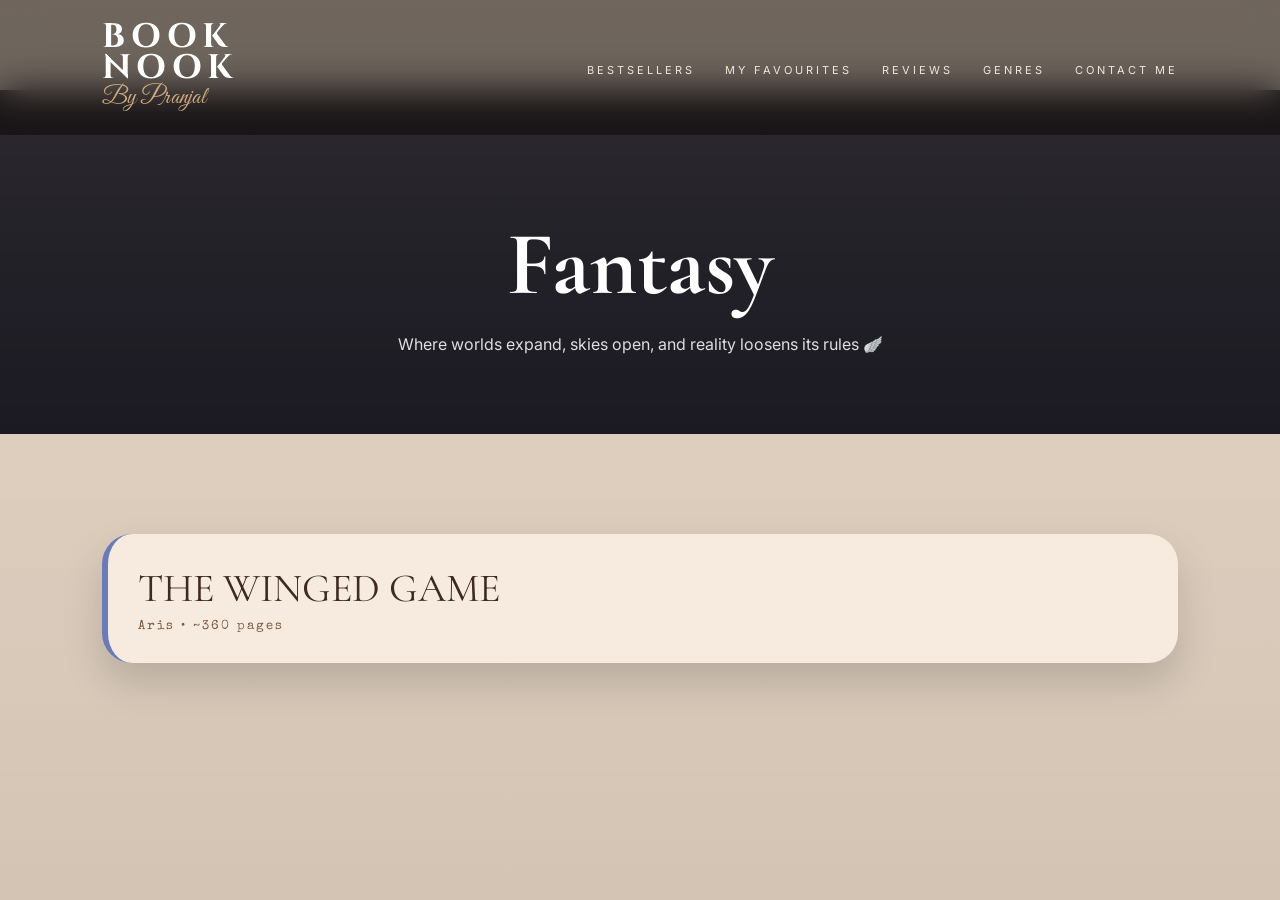
<file: fantasy.html>
<!DOCTYPE html>
<html lang="en">

<head>
<meta charset="UTF-8">
<meta name="viewport" content="width=device-width, initial-scale=1.0">

<title>Book Nook | Fantasy</title>

<link href="https://fonts.googleapis.com/css2?family=Cormorant+Garamond:wght@300;400;500;600;700&family=Cinzel:wght@400;500;600&family=Inter:wght@300;400;500&family=Great+Vibes&family=Special+Elite&display=swap" rel="stylesheet">

<style>

:root{
--bg:#e8d7c6;
--paper:#f6ebde;
--dark:#140c08;
--brown:#3d2b21;
--gold:#b18a5f;
--sky:#6b7bb8;
}

*{
margin:0;
padding:0;
box-sizing:border-box;
}

body{
font-family:'Inter',sans-serif;
background:var(--bg);
color:var(--dark);
overflow-x:hidden;
padding-top:90px;
}

/* BACKGROUND (lighter, dreamy fantasy tone) */
body::before{
content:"";
position:fixed;
inset:0;
background:
linear-gradient(rgba(255,255,255,0.10),rgba(0,0,0,0.25)),
url("https://images.unsplash.com/photo-1519682577862-22b62b24e493?q=80&w=1800");
background-size:cover;
opacity:.35;
z-index:-1;
}

/* NAVBAR */
nav{
position:fixed;
top:0;
left:0;
width:100%;
padding:22px 8%;
display:flex;
justify-content:space-between;
align-items:center;
background:rgba(12,8,6,.55);
backdrop-filter:blur(18px);
z-index:999;
}

.logo h1{
font-family:'Cinzel';
font-size:34px;
letter-spacing:6px;
color:white;
line-height:.9;
}

.logo p{
font-family:'Great Vibes';
font-size:24px;
color:#d0ab82;
}

nav ul{
display:flex;
gap:30px;
list-style:none;
}

nav a{
text-decoration:none;
font-size:11px;
letter-spacing:3px;
text-transform:uppercase;
color:#f1e5d7;
}

/* HERO */
.hero{
padding:120px 8% 80px;
text-align:center;
background:
linear-gradient(rgba(10,10,20,.85),rgba(10,10,20,.92)),
url("https://images.unsplash.com/photo-1529156069898-49953e39b3ac?q=80&w=2000");
background-size:cover;
background-position:center;
color:white;
}

.hero h1{
font-family:'Cormorant Garamond';
font-size:90px;
}

.hero p{
margin-top:15px;
opacity:.85;
}

/* SECTION */
section{
padding:100px 8%;
}

/* LETTER CARD */
.letter-card{
background:var(--paper);
border-radius:30px;
box-shadow:0 20px 40px rgba(0,0,0,.15);
overflow:hidden;
margin-bottom:40px;
cursor:pointer;
transition:.3s;
border-left:6px solid var(--sky);
}

.letter-card:hover{
transform:translateY(-6px);
}

.letter-header{
padding:30px;
}

.letter-title{
font-family:'Cormorant Garamond';
font-size:40px;
color:var(--brown);
}

.letter-sub{
font-family:'Special Elite';
font-size:13px;
color:#7a5a44;
margin-top:8px;
letter-spacing:2px;
}

.rating{
color:#d4a017;
font-size:20px;
margin-top:10px;
}

.letter-body{
max-height:0;
overflow:hidden;
transition:max-height .7s ease, padding .7s ease;
padding:0 30px;
}

.letter-card.active .letter-body{
max-height:2200px;
padding:20px 30px 40px;
}

.section{
margin-bottom:20px;
line-height:2;
font-size:15px;
}

.divider{
text-align:center;
margin:25px 0;
letter-spacing:3px;
opacity:.5;
}

/* RESPONSIVE */
@media(max-width:768px){
.hero h1{font-size:55px;}
.letter-title{font-size:30px;}
}

</style>
</head>

<body>

<!-- NAVBAR -->
<nav>

<div class="logo">
<h1>BOOK<br>NOOK</h1>
<p>By Pranjal</p>
</div>

<ul>
<li><a href="bestsellers.html">Bestsellers</a></li>
<li><a href="index.html#favorites">My Favourites</a></li>
<li><a href="index.html#reviews">Reviews</a></li>
<li><a href="genre.html">Genres</a></li>
<li><a href="index.html#contact">Contact Me</a></li>
</ul>

</nav>

<!-- HERO -->
<div class="hero">
<h1>Fantasy</h1>
<p>Where worlds expand, skies open, and reality loosens its rules 🪽</p>
</div>

<!-- CONTENT -->
<section>

<!-- BOOK -->
<div class="letter-card">

<div class="letter-header">
<div class="letter-title">THE WINGED GAME</div>
<div class="letter-sub">Aris • ~360 pages</div>
</file>
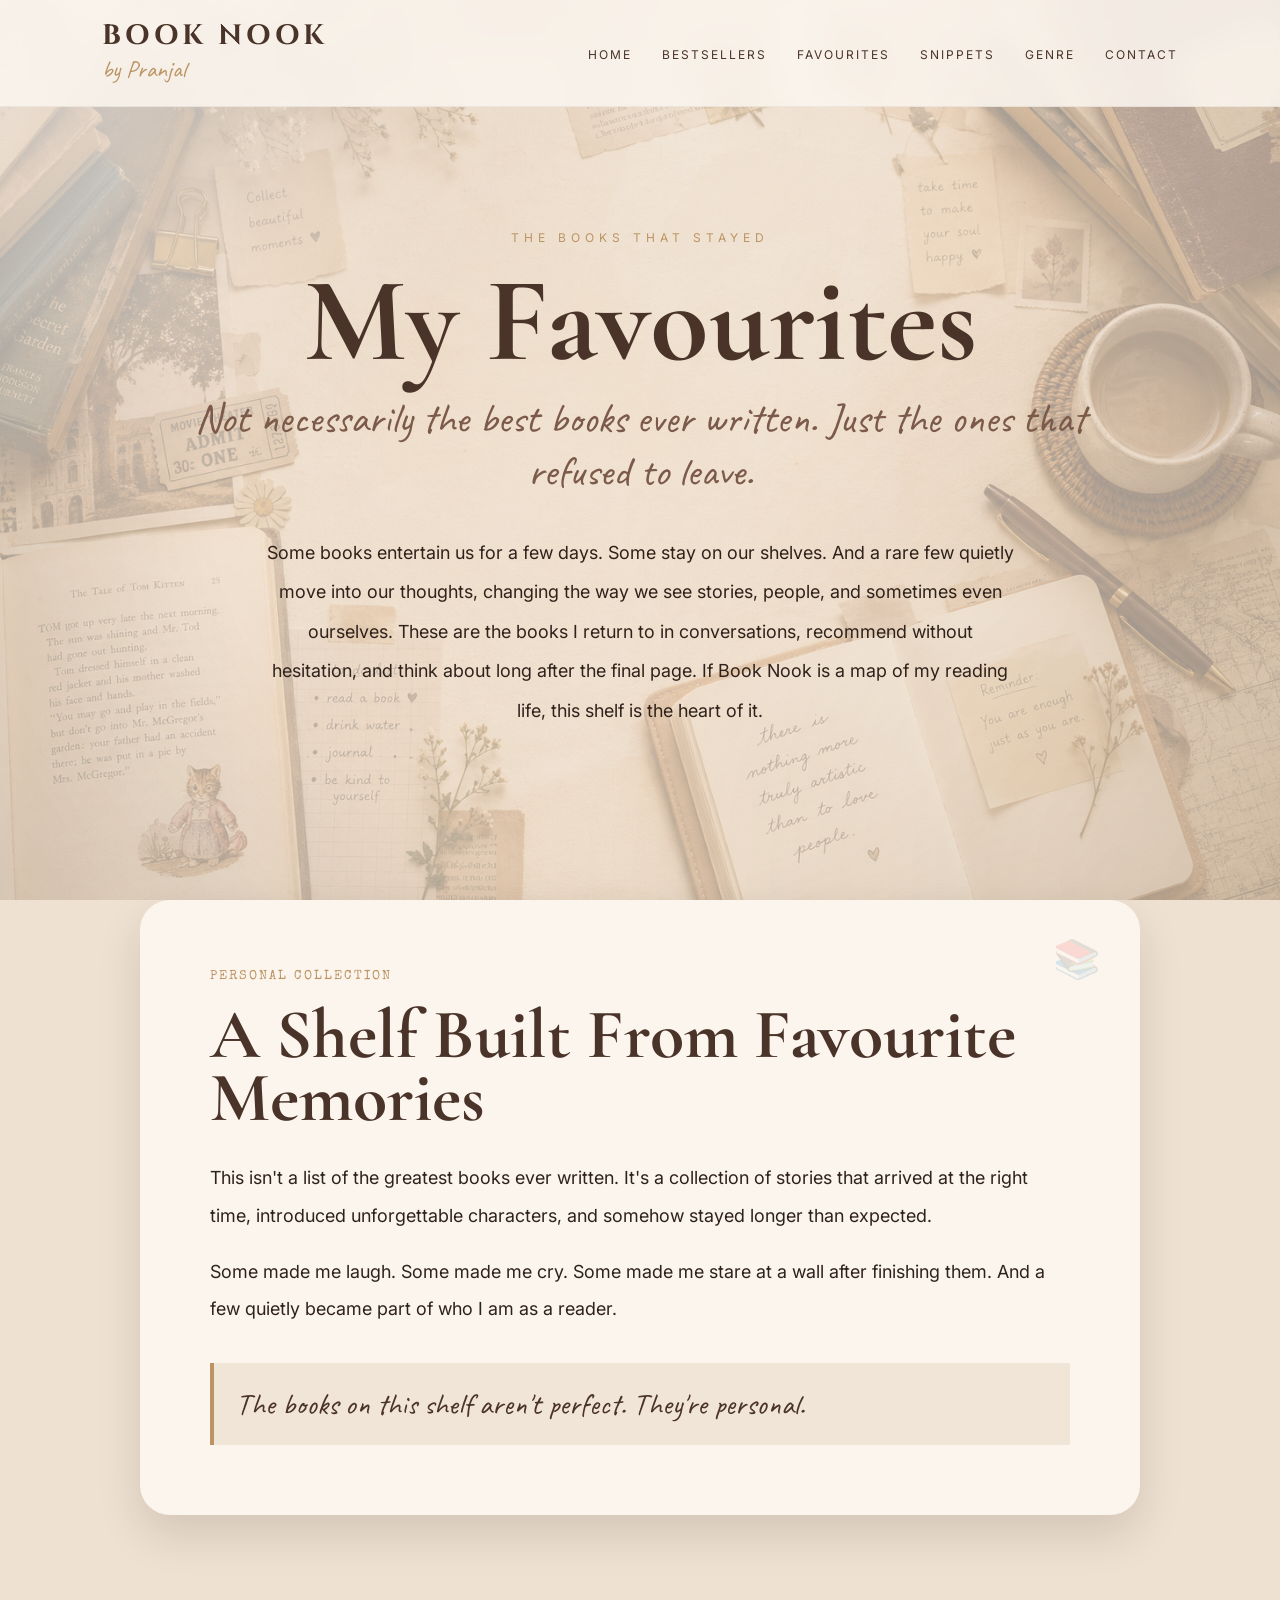
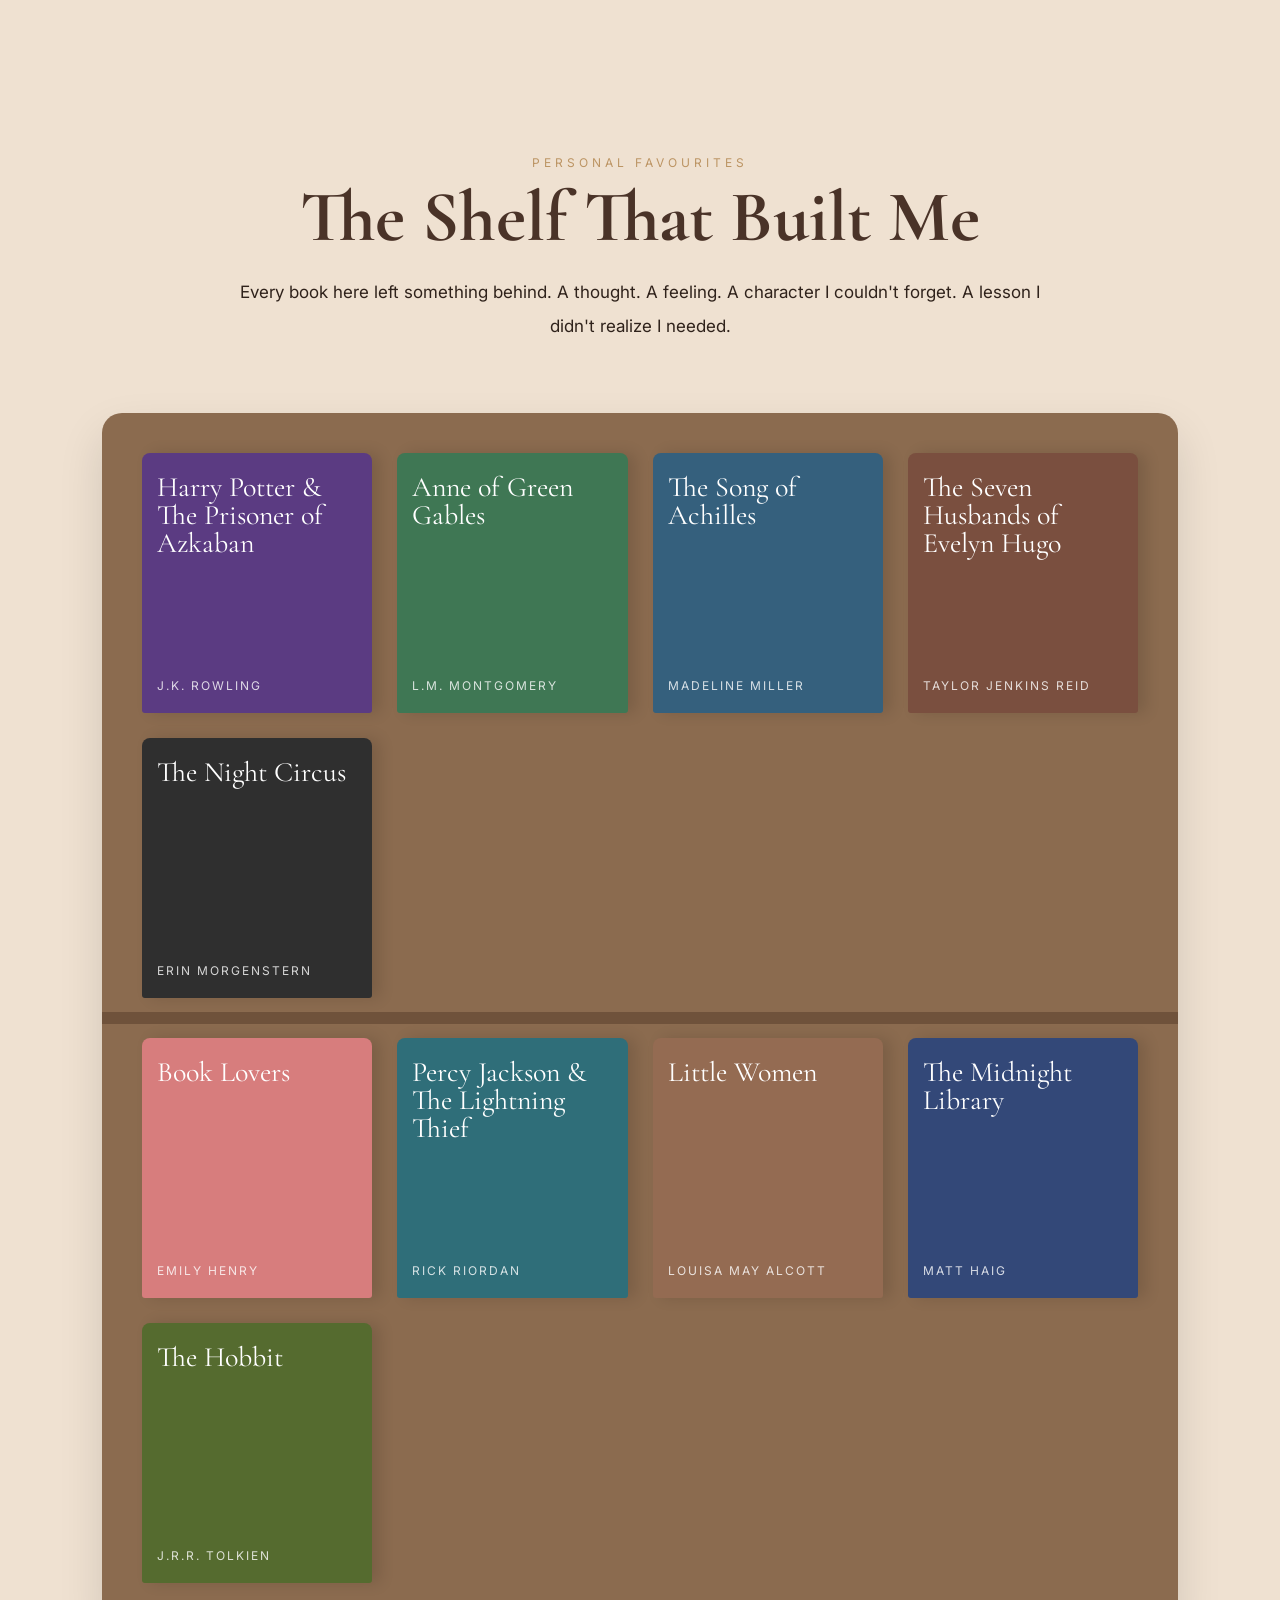
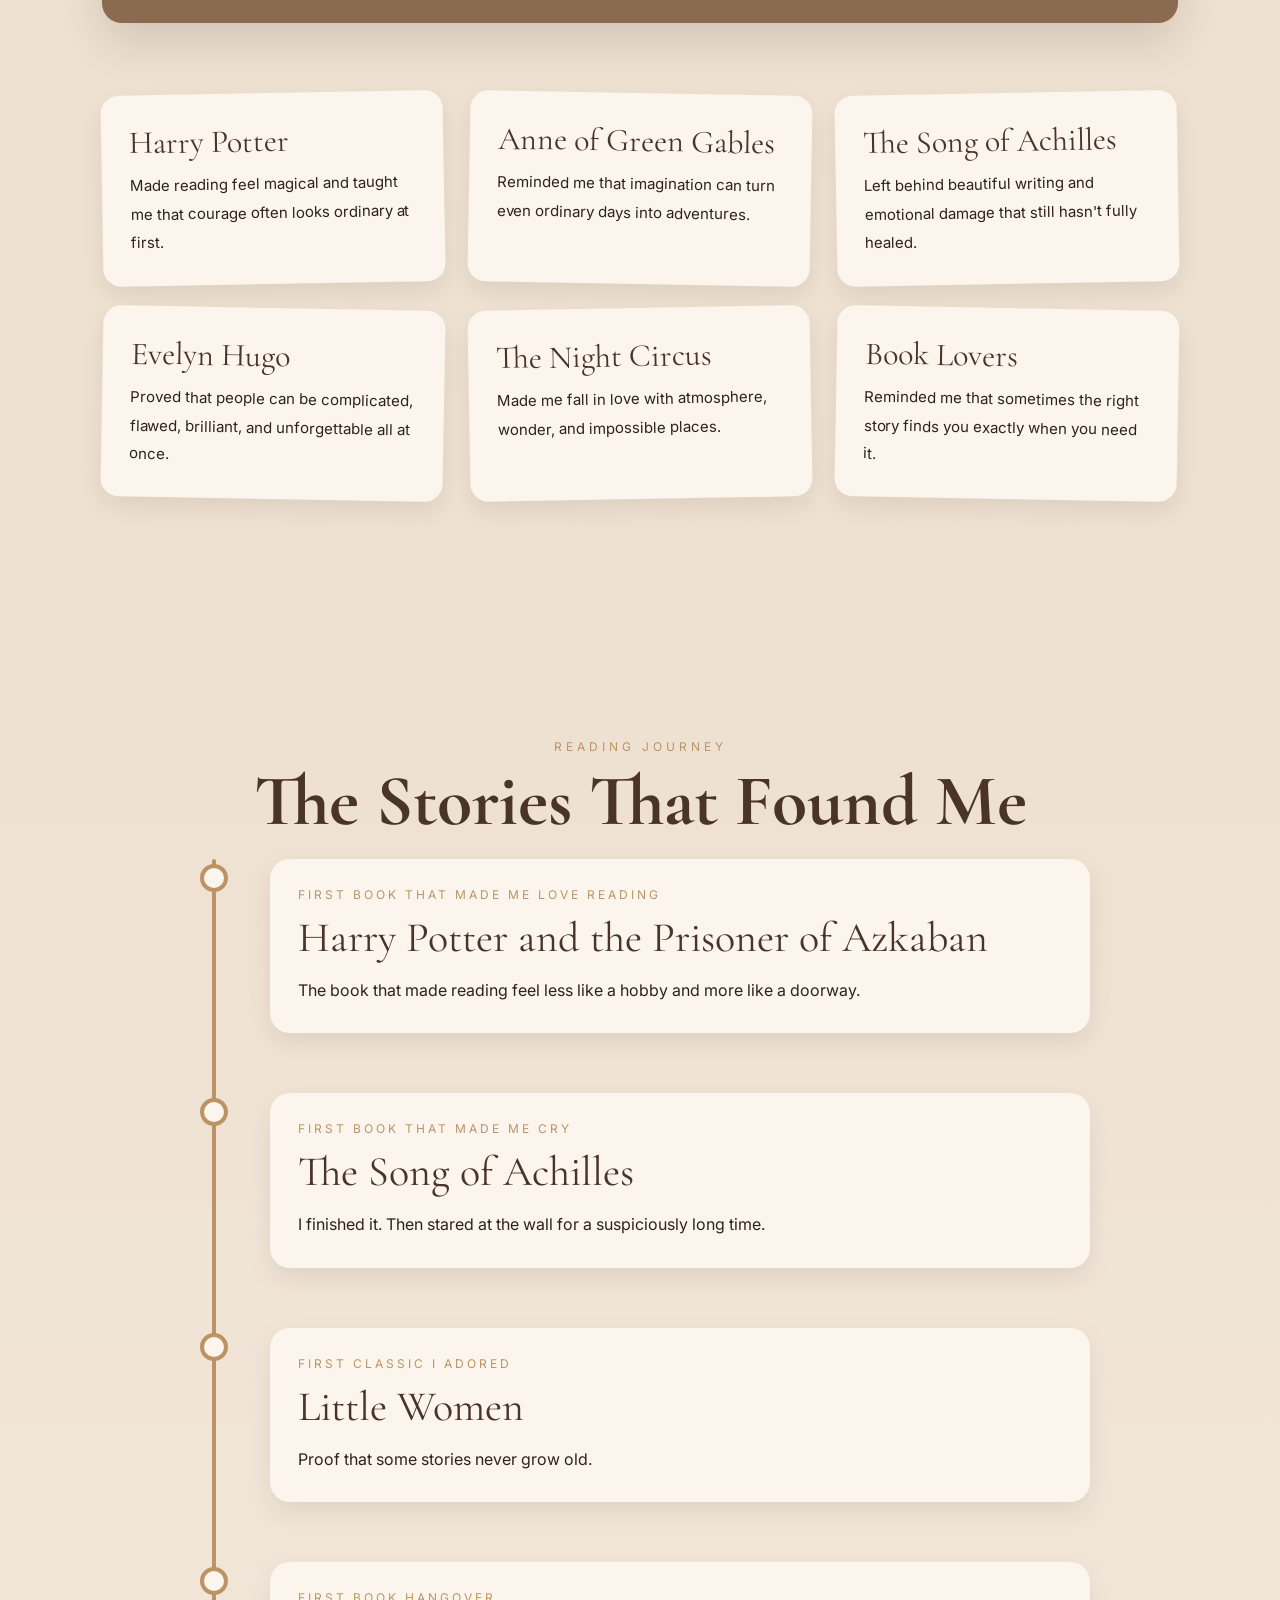
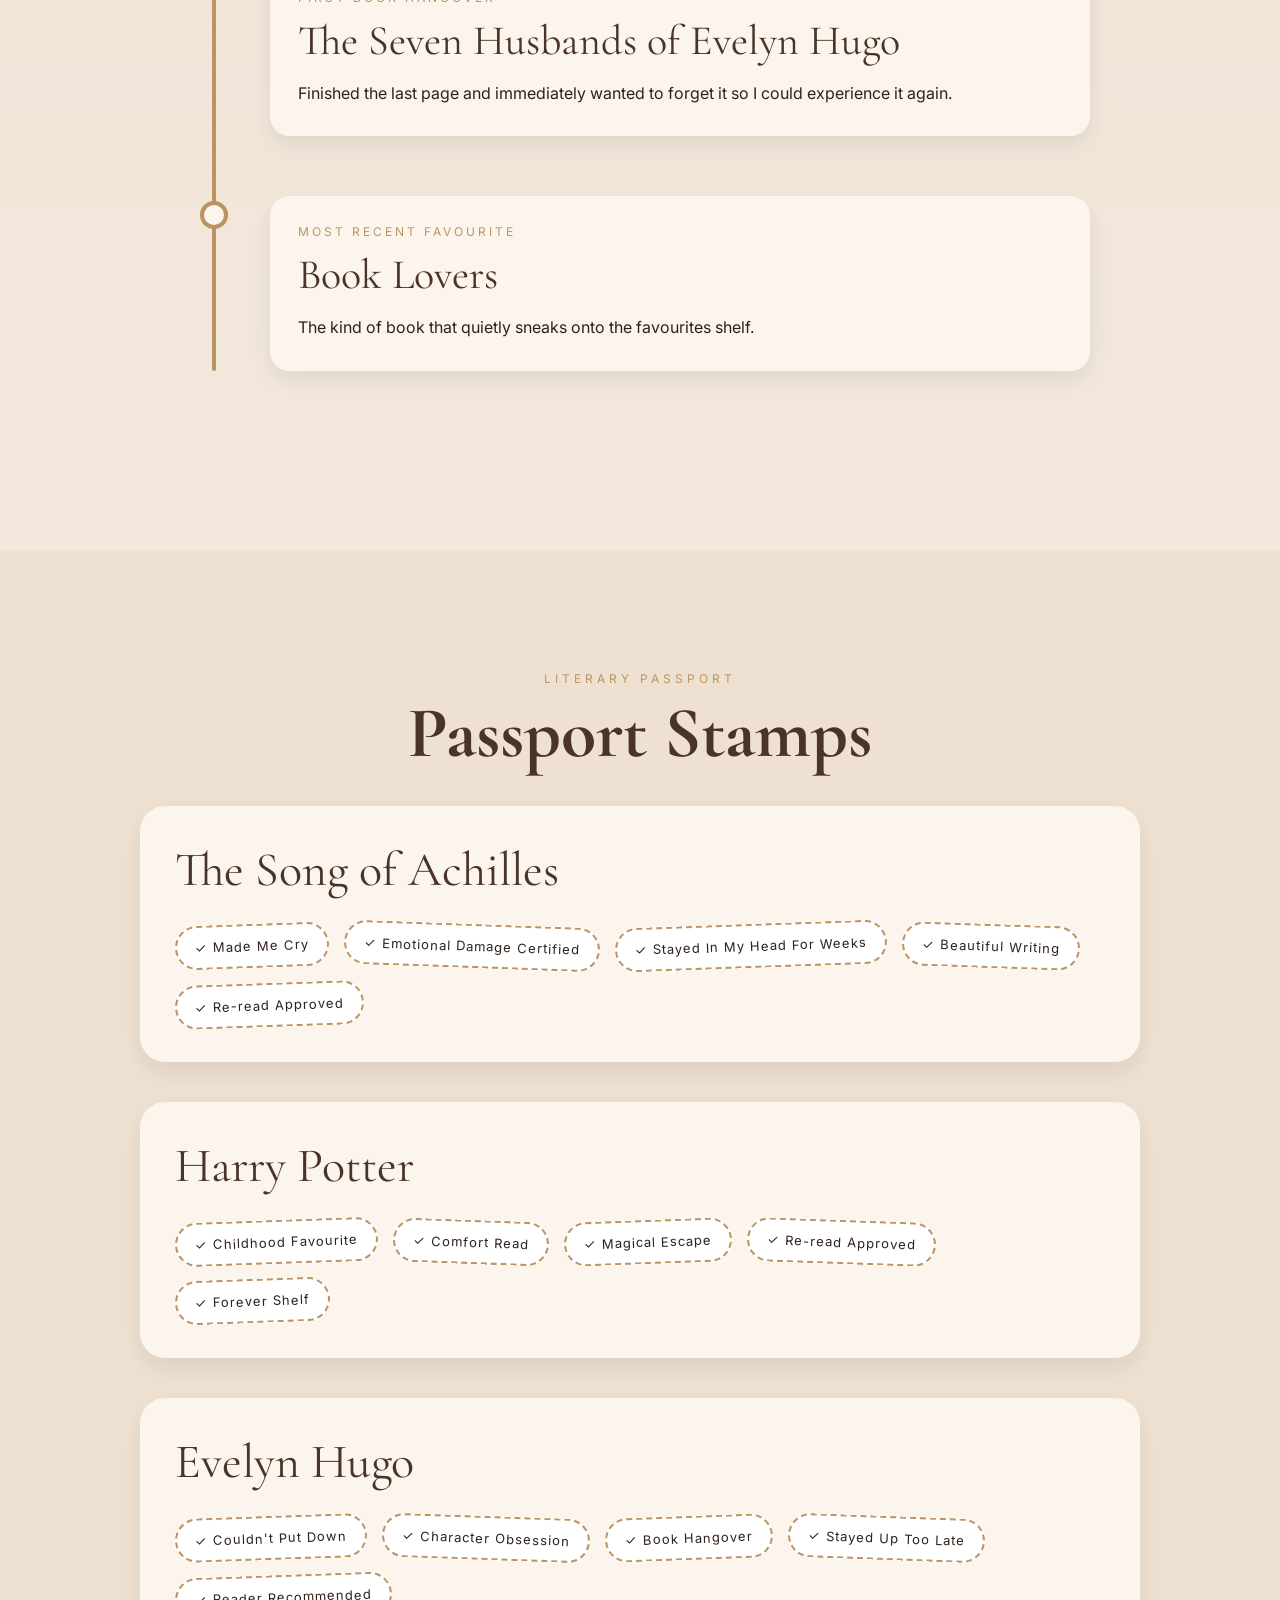
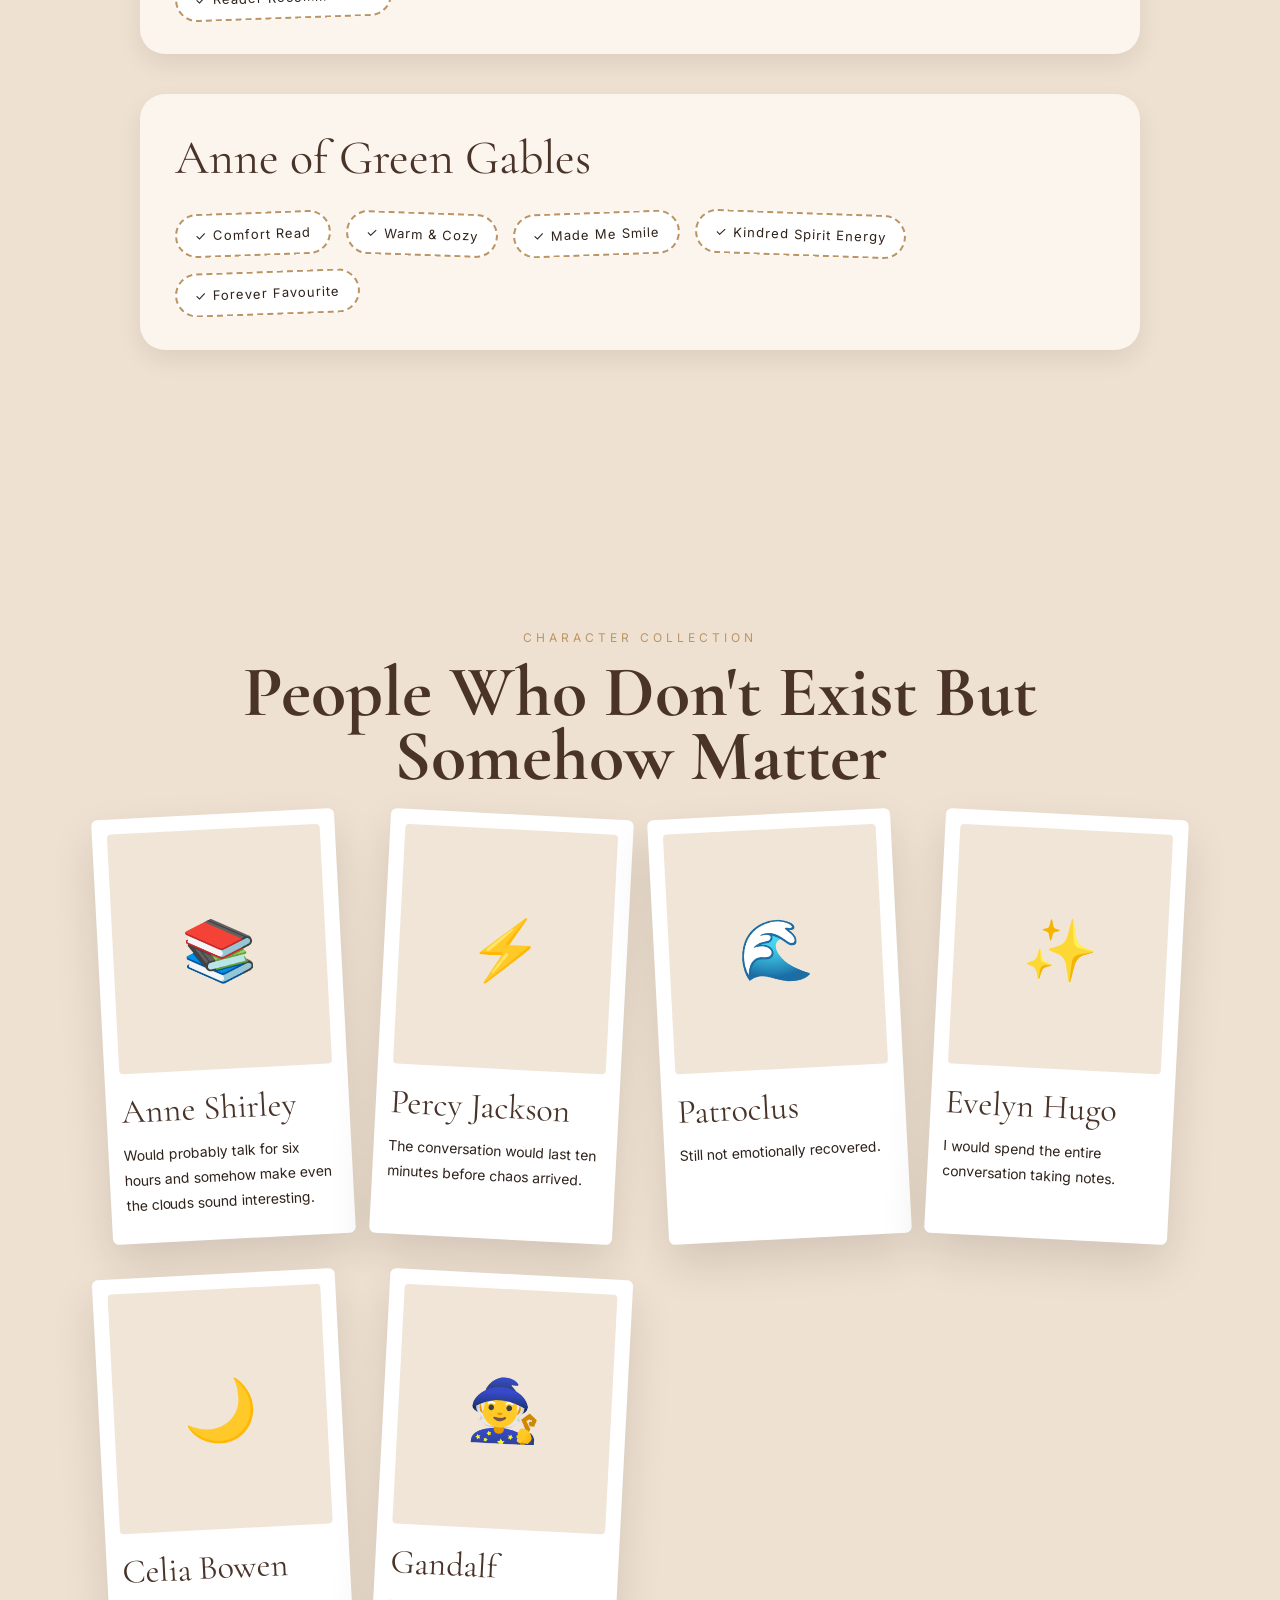
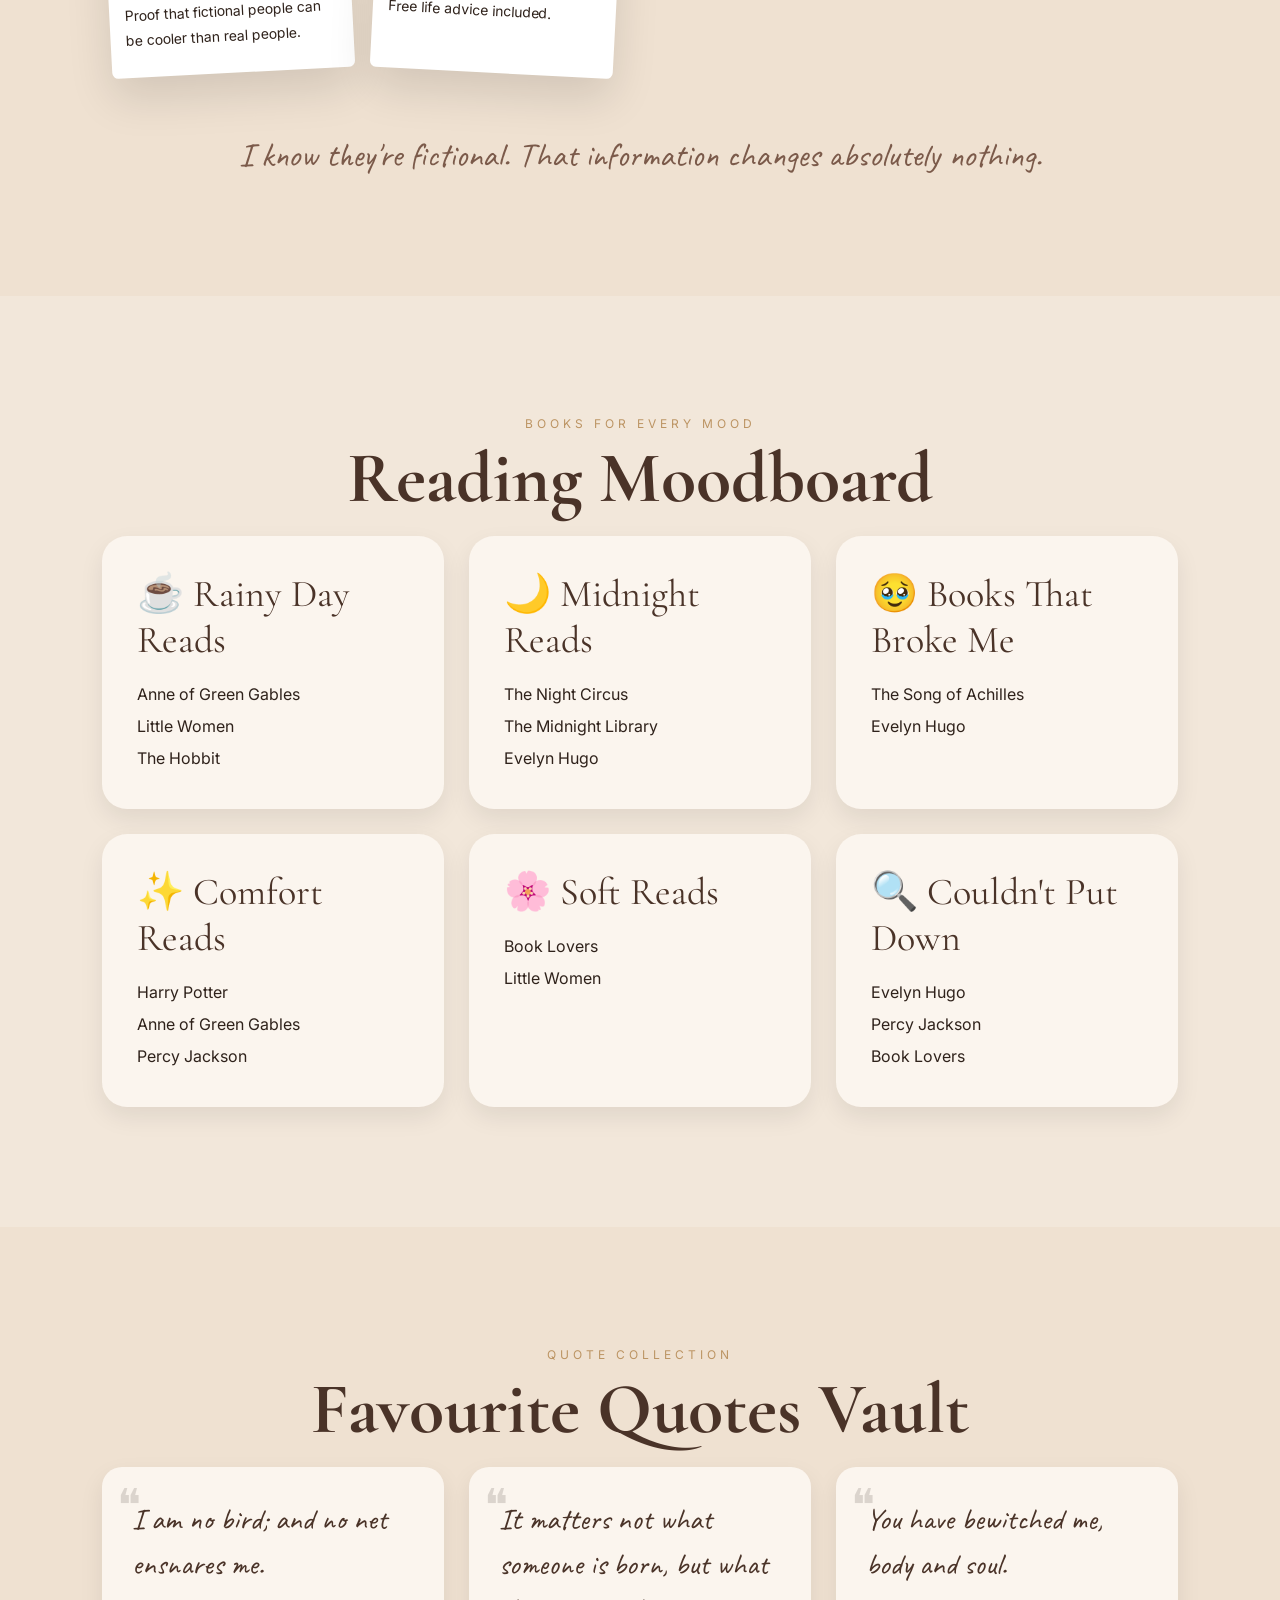
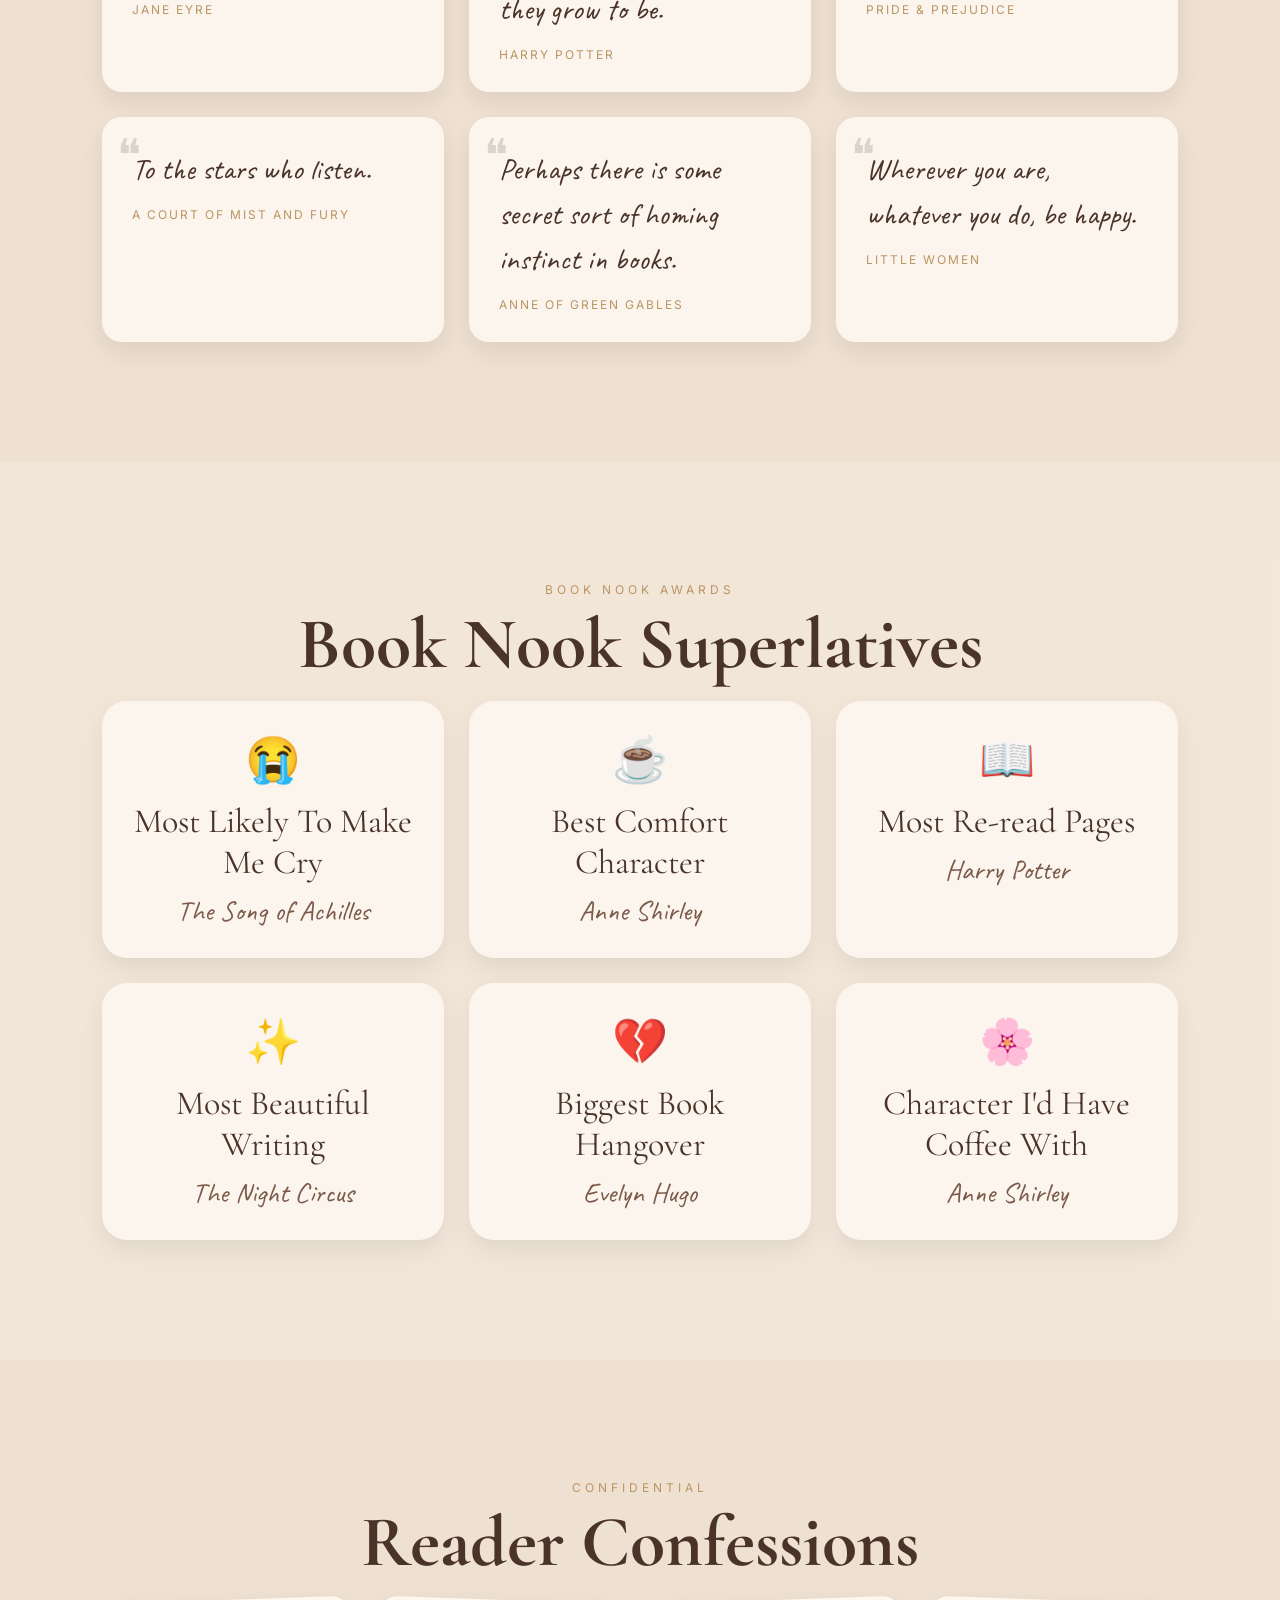
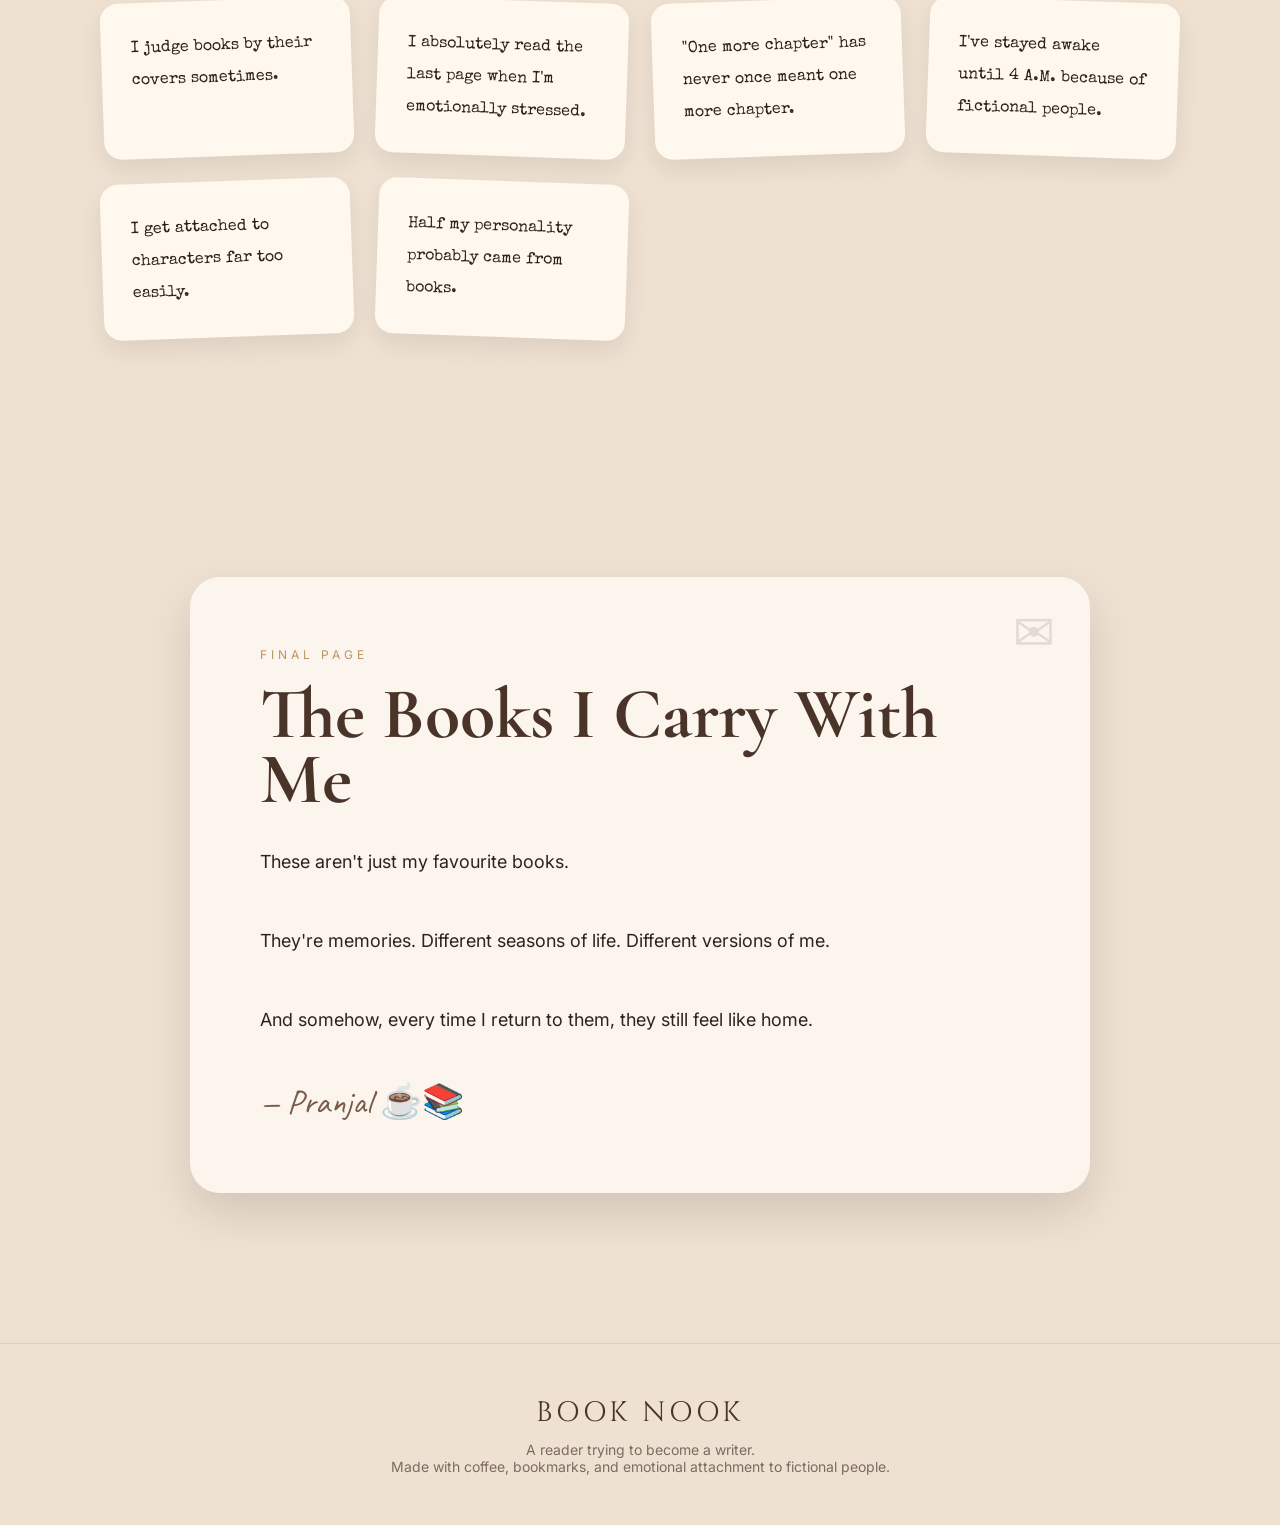
<file: favourites.html>
<!-- ==========================================
CHUNK 1
HTML + FONTS + ROOT
NAVBAR
HERO
INTRO
========================================== --><!DOCTYPE html><html lang="en"><head><meta charset="UTF-8"><meta name="viewport"
content="width=device-width, initial-scale=1.0">

<title>
Book Nook | My Favourites
</title><link rel="preconnect"
href="https://fonts.googleapis.com"><link rel="preconnect"
href="https://fonts.gstatic.com"
crossorigin><link href="https://fonts.googleapis.com/css2?family=Cormorant+Garamond:wght@300;400;500;600;700&family=Cinzel:wght@400;500;600&family=Inter:wght@300;400;500&family=Special+Elite&family=Caveat:wght@400;500;600&display=swap"
rel="stylesheet"><style>

/* ==========================================
ROOT
========================================== */

:root{

--bg:#efe1d1;
--paper:#fbf5ee;
--paper-dark:#f1e5d8;

--brown:#4a3328;
--gold:#bc9463;
--accent:#7b5a4a;

--ink:#2f221b;

--shadow:
0 10px 25px rgba(0,0,0,.08);

--shadow-lg:
0 20px 45px rgba(0,0,0,.12);

}

/* ==========================================
GLOBAL
========================================== */

*{

margin:0;
padding:0;
box-sizing:border-box;

}

html{

scroll-behavior:smooth;

}

body{

font-family:'Inter',sans-serif;

background:var(--bg);

color:var(--ink);

overflow-x:hidden;

}

/* PAPER TEXTURE */

body::before{

content:"";

position:fixed;

inset:0;

background:

radial-gradient(
circle at 20% 20%,
rgba(255,255,255,.45),
transparent 40%
),

radial-gradient(
circle at 80% 30%,
rgba(255,255,255,.25),
transparent 35%
);

pointer-events:none;

z-index:-1;

}

      /* ==========================================
BACKGROUND
========================================== */

/* MAIN BACKGROUND LAYER */
body::before{
  content:"";
  position:fixed;
  inset:0;

  /* IMAGE + LIGHT TINT OVERLAY */
  background:
    linear-gradient(
      rgba(248,239,229,.65),
      rgba(248,239,229,.65)
    ),
    url("file_00000000c8c07208afed26979c3833e6.png");

  background-size:cover;
  background-position:center;
  background-repeat:no-repeat;

  pointer-events:none;
  z-index:-3;
}

/* SOFT LIGHT + DEPTH LAYER (your gradient effect) */
body::after{
  content:"";
  position:fixed;
  inset:0;

  background:
    radial-gradient(circle at top left,
      rgba(255,255,255,.55),
      transparent 35%),

    radial-gradient(circle at bottom right,
      rgba(184,144,99,.12),
      transparent 45%),

    /* extra soft vignette */
    radial-gradient(circle,
      transparent 55%,
      rgba(0,0,0,.08));

  pointer-events:none;
  z-index:-2;
}


/* ==========================================
MOBILE VERSION
========================================== */

@media (max-width:768px){

body::before{
  background:
    linear-gradient(
      rgba(248,239,229,.65),
      rgba(248,239,229,.65)
    ),
    url("file_00000000548c720891f8c7d44a7a70cc.png");

  background-size:cover;
  background-position:center;
  background-repeat:no-repeat;
}

}
      

/* ==========================================
NAVBAR
========================================== */

nav{

position:fixed;

top:0;
left:0;

width:100%;

padding:22px 8%;

display:flex;

justify-content:space-between;

align-items:center;

background:
rgba(251,245,238,.88);

backdrop-filter:blur(12px);

border-bottom:
1px solid rgba(0,0,0,.05);

z-index:9999;

}

.logo h1{

font-family:'Cinzel';

font-size:28px;

letter-spacing:4px;

color:var(--brown);

line-height:1;

}

.logo p{

font-family:'Caveat';

font-size:24px;

color:var(--gold);

margin-top:4px;

}

nav ul{

display:flex;

gap:30px;

list-style:none;

}

nav a{

text-decoration:none;

font-size:12px;

letter-spacing:2px;

text-transform:uppercase;

color:var(--brown);

transition:.3s;

}

nav a:hover{

color:var(--gold);

}

  /* ==========================================
MOBILE NAVBAR SCROLL
========================================== */

@media (max-width:768px){

nav ul{
display:flex;
flex-wrap:nowrap;
overflow-x:auto;
overflow-y:hidden;
white-space:nowrap;
gap:20px;

-webkit-overflow-scrolling:touch;
scrollbar-width:none;
}

nav ul::-webkit-scrollbar{
display:none;
}

nav li{
flex:0 0 auto;
}

}
      
      
/* ==========================================
HERO
========================================== */

.hero{

min-height:100vh;

padding:
180px 8%
120px;

display:flex;

align-items:center;

justify-content:center;

text-align:center;

position:relative;

}

.hero-content{

max-width:900px;

}

.hero-tag{

font-size:12px;

letter-spacing:5px;

text-transform:uppercase;

color:var(--gold);

margin-bottom:25px;

}

.hero h1{

font-family:'Cormorant Garamond';

font-size:120px;

line-height:.85;

color:var(--brown);

margin-bottom:20px;

}

.hero-sub{

font-family:'Caveat';

font-size:42px;

color:var(--accent);

margin-bottom:35px;

}

.hero-intro{

max-width:750px;

margin:auto;

font-size:18px;

line-height:2.2;

}

/* ==========================================
INTRO SECTION
========================================== */

.intro-wrap{

padding:0 8% 120px;

}

.intro-card{

max-width:1000px;

margin:auto;

background:var(--paper);

padding:70px;

border-radius:30px;

box-shadow:var(--shadow-lg);

position:relative;

overflow:hidden;

}

.intro-card::before{

content:"📚";

position:absolute;

right:40px;
top:35px;

font-size:38px;

opacity:.15;

}

.intro-label{

font-family:'Special Elite';

font-size:13px;

letter-spacing:2px;

color:var(--gold);

margin-bottom:20px;

}

.intro-title{

font-family:'Cormorant Garamond';

font-size:70px;

line-height:.9;

color:var(--brown);

margin-bottom:30px;

}

.intro-card p{

font-size:18px;

line-height:2.1;

margin-bottom:18px;

}

.highlight-line{

margin-top:35px;

padding:22px;

background:var(--paper-dark);

border-left:
4px solid var(--gold);

font-family:'Caveat';

font-size:30px;

color:var(--brown);

}

/* ==========================================
SECTION TITLES
========================================== */

.section-tag{

text-align:center;

font-size:12px;

letter-spacing:4px;

text-transform:uppercase;

color:var(--gold);

margin-bottom:15px;

}

.section-title{

font-family:'Cormorant Garamond';

font-size:72px;

line-height:.9;

text-align:center;

color:var(--brown);

margin-bottom:25px;

}

      /* ==========================================
MOBILE RESPONSIVE
========================================== */

@media (max-width:768px){

body{
zoom:0.85;
}

h1{
font-size:70% !important;
}

h2{
font-size:75% !important;
}

h3{
font-size:80% !important;
}

p{
font-size:85% !important;
}

img{
max-width:100%;
height:auto;
}

}
  


</style>

</head>
      
      <body>
      
      <!-- ==========================================
NAVBAR
========================================== --><nav><div class="logo"><h1>
BOOK NOOK
</h1><p>
by Pranjal
</p></div><ul><li>
<a href="index.html">
Home
</a>
</li><li>
<a href="bestsellers.html">
Bestsellers
</a>
</li><li>
<a href="favourites.html">
Favourites
</a>
</li><li>
<a href="snippets.html">
Snippets 
</a>
</li><li>
<a href="genre.html">
Genre
</a>
</li><li>
<a href="mailto: pranjalvats.work@gmail.com">
Contact
</a>

</li></ul></nav><!-- ==========================================
HERO
========================================== --><section class="hero"><div class="hero-content"><div class="hero-tag">THE BOOKS THAT STAYED

</div><h1>My Favourites

</h1><div class="hero-sub">Not necessarily the best books ever written.
Just the ones that refused to leave.

</div><div class="hero-intro">Some books entertain us for a few days.

Some stay on our shelves.

And a rare few quietly move into our thoughts,
changing the way we see stories,
people,
and sometimes even ourselves.

These are the books I return to in conversations,
recommend without hesitation,
and think about long after the final page.

If Book Nook is a map of my reading life,
this shelf is the heart of it.

</div></div></section><!-- ==========================================
INTRO SECTION
========================================== --><section class="intro-wrap"><div class="intro-card"><div class="intro-label">PERSONAL COLLECTION

</div><h2 class="intro-title">A Shelf Built From
Favourite Memories

</h2><p>This isn't a list of the greatest books ever written.

It's a collection of stories that arrived at the right time,
introduced unforgettable characters,
and somehow stayed longer than expected.

</p><p>Some made me laugh.

Some made me cry.

Some made me stare at a wall after finishing them.

And a few quietly became part of who I am as a reader.

</p><div class="highlight-line">The books on this shelf aren't perfect.

They're personal.

</div></div></section><!-- CHUNK 2 STARTS BELOW -->



  <!-- ==========================================
CHUNK 2
THE SHELF THAT BUILT ME
WOODEN BOOKSHELF
WHAT THEY LEFT BEHIND
========================================== -->

<style>

/* ==========================================
SHELF SECTION
========================================== */

.shelf-section{

padding:120px 8%;

}

.bookshelf{

max-width:1200px;

margin:auto;

background:#8b6b4f;

padding:40px;

border-radius:20px;

box-shadow:var(--shadow-lg);

position:relative;

}

.bookshelf::before{

content:"";

position:absolute;

left:0;
right:0;
top:50%;

height:12px;

background:#6f523b;

transform:translateY(-50%);

}

.book-row{

display:grid;

grid-template-columns:
repeat(auto-fit,minmax(180px,1fr));

gap:25px;

position:relative;

z-index:2;

}

.book{

height:260px;

border-radius:8px 8px 3px 3px;

padding:20px 15px;

display:flex;

flex-direction:column;

justify-content:space-between;

cursor:pointer;

transition:.4s;

box-shadow:
8px 0 15px rgba(0,0,0,.12);

}

.book:hover{

transform:
translateY(-10px)
rotate(-2deg);

}

.book-title{

font-family:'Cormorant Garamond';

font-size:28px;

line-height:1;

color:white;

}

.book-author{

font-size:12px;

letter-spacing:2px;

text-transform:uppercase;

color:rgba(255,255,255,.8);

}

/* INDIVIDUAL BOOK COLORS */

.hp{
background:#5b3b82;
}

.anne{
background:#3f7754;
}

.achilles{
background:#35607d;
}

.evelyn{
background:#7a4f3f;
}

.circus{
background:#2f2f2f;
}

.booklovers{
background:#d77d7d;
}

.percy{
background:#2f6e79;
}

.women{
background:#946b52;
}

.midnight{
background:#334878;
}

.hobbit{
background:#556b2f;
}

/* ==========================================
LEFT BEHIND NOTES
========================================== */

.left-behind{

max-width:1200px;

margin:70px auto 0;

display:grid;

grid-template-columns:
repeat(auto-fit,minmax(260px,1fr));

gap:25px;

}

.memory-note{

background:var(--paper);

padding:28px;

border-radius:18px;

box-shadow:var(--shadow);

transform:rotate(-1deg);

}

.memory-note:nth-child(even){

transform:rotate(1deg);

}

.memory-book{

font-family:'Cormorant Garamond';

font-size:32px;

color:var(--brown);

margin-bottom:10px;

}

.memory-text{

line-height:1.9;

font-size:15px;

}

/* ==========================================
SECTION SPACING
========================================== */

.shelf-intro{

max-width:800px;

margin:0 auto 70px;

text-align:center;

font-size:17px;

line-height:2;

}

</style>

<!-- ==========================================
THE SHELF THAT BUILT ME
========================================== -->

<section class="shelf-section">

<div class="section-tag">

PERSONAL FAVOURITES

</div>

<h2 class="section-title">

The Shelf That Built Me

</h2>

<div class="shelf-intro">

Every book here left something behind.

A thought.

A feeling.

A character I couldn't forget.

A lesson I didn't realize I needed.

</div>

<div class="bookshelf">

<div class="book-row">

<div class="book hp">

<div class="book-title">
Harry Potter &
The Prisoner
of Azkaban
</div>

<div class="book-author">
J.K. Rowling
</div>

</div>

<div class="book anne">

<div class="book-title">
Anne of
Green Gables
</div>

<div class="book-author">
L.M. Montgomery
</div>

</div>

<div class="book achilles">

<div class="book-title">
The Song
of Achilles
</div>

<div class="book-author">
Madeline Miller
</div>

</div>

<div class="book evelyn">

<div class="book-title">
The Seven
Husbands of
Evelyn Hugo
</div>

<div class="book-author">
Taylor Jenkins Reid
</div>

</div>

<div class="book circus">

<div class="book-title">
The Night
Circus
</div>

<div class="book-author">
Erin Morgenstern
</div>

</div>

</div>

<br><br>

<div class="book-row">

<div class="book booklovers">

<div class="book-title">
Book
Lovers
</div>

<div class="book-author">
Emily Henry
</div>

</div>

<div class="book percy">

<div class="book-title">
Percy Jackson
&
The Lightning
Thief
</div>

<div class="book-author">
Rick Riordan
</div>

</div>

<div class="book women">

<div class="book-title">
Little
Women
</div>

<div class="book-author">
Louisa May Alcott
</div>

</div>

<div class="book midnight">

<div class="book-title">
The Midnight
Library
</div>

<div class="book-author">
Matt Haig
</div>

</div>

<div class="book hobbit">

<div class="book-title">
The Hobbit
</div>

<div class="book-author">
J.R.R. Tolkien
</div>

</div>

</div>

</div>

<!-- WHAT THEY LEFT BEHIND -->

<div class="left-behind">

<div class="memory-note">

<div class="memory-book">

Harry Potter

</div>

<div class="memory-text">

Made reading feel magical and taught me that courage often looks ordinary at first.

</div>

</div>

<div class="memory-note">

<div class="memory-book">

Anne of Green Gables

</div>

<div class="memory-text">

Reminded me that imagination can turn even ordinary days into adventures.

</div>

</div>

<div class="memory-note">

<div class="memory-book">

The Song of Achilles

</div>

<div class="memory-text">

Left behind beautiful writing and emotional damage that still hasn't fully healed.

</div>

</div>

<div class="memory-note">

<div class="memory-book">

Evelyn Hugo

</div>

<div class="memory-text">

Proved that people can be complicated, flawed, brilliant, and unforgettable all at once.

</div>

</div>

<div class="memory-note">

<div class="memory-book">

The Night Circus

</div>

<div class="memory-text">

Made me fall in love with atmosphere, wonder, and impossible places.

</div>

</div>

<div class="memory-note">

<div class="memory-book">

Book Lovers

</div>

<div class="memory-text">

Reminded me that sometimes the right story finds you exactly when you need it.

</div>

</div>

</div>

</section>

<!-- CHUNK 3 STARTS BELOW -->
  <!-- ==========================================
CHUNK 3
THE STORIES THAT FOUND ME
LITERARY PASSPORT
========================================== -->

<style>

/* ==========================================
TIMELINE SECTION
========================================== */

.timeline-section{

padding:120px 8%;

background:
linear-gradient(
to bottom,
transparent,
rgba(255,255,255,.25)
);

}

.timeline-wrap{

max-width:900px;

margin:auto;

position:relative;

}

.timeline-wrap::before{

content:"";

position:absolute;

left:22px;

top:0;
bottom:0;

width:4px;

background:var(--gold);

border-radius:10px;

}

.timeline-item{

position:relative;

padding-left:80px;

margin-bottom:60px;

}

.timeline-dot{

position:absolute;

left:10px;

top:5px;

width:28px;

height:28px;

border-radius:50%;

background:var(--paper);

border:4px solid var(--gold);

z-index:2;

}

.timeline-card{

background:var(--paper);

padding:28px;

border-radius:20px;

box-shadow:var(--shadow);

}

.timeline-label{

font-size:12px;

letter-spacing:3px;

text-transform:uppercase;

color:var(--gold);

margin-bottom:10px;

}

.timeline-book{

font-family:'Cormorant Garamond';

font-size:42px;

color:var(--brown);

margin-bottom:12px;

}

.timeline-text{

line-height:1.9;

}

</style>

<!-- ==========================================
THE STORIES THAT FOUND ME
========================================== -->

<section class="timeline-section">

<div class="section-tag">

READING JOURNEY

</div>

<h2 class="section-title">

The Stories That Found Me

</h2>

<div class="timeline-wrap">

<div class="timeline-item">

<div class="timeline-dot"></div>

<div class="timeline-card">

<div class="timeline-label">

First Book That Made Me Love Reading

</div>

<div class="timeline-book">

Harry Potter and the Prisoner of Azkaban

</div>

<div class="timeline-text">

The book that made reading feel less like a hobby and more like a doorway.

</div>

</div>

</div>

<div class="timeline-item">

<div class="timeline-dot"></div>

<div class="timeline-card">

<div class="timeline-label">

First Book That Made Me Cry

</div>

<div class="timeline-book">

The Song of Achilles

</div>

<div class="timeline-text">

I finished it. Then stared at the wall for a suspiciously long time.

</div>

</div>

</div>

<div class="timeline-item">

<div class="timeline-dot"></div>

<div class="timeline-card">

<div class="timeline-label">

First Classic I Adored

</div>

<div class="timeline-book">

Little Women

</div>

<div class="timeline-text">

Proof that some stories never grow old.

</div>

</div>

</div>

<div class="timeline-item">

<div class="timeline-dot"></div>

<div class="timeline-card">

<div class="timeline-label">

First Book Hangover

</div>

<div class="timeline-book">

The Seven Husbands of Evelyn Hugo

</div>

<div class="timeline-text">

Finished the last page and immediately wanted to forget it so I could experience it again.

</div>

</div>

</div>

<div class="timeline-item">

<div class="timeline-dot"></div>

<div class="timeline-card">

<div class="timeline-label">

Most Recent Favourite

</div>

<div class="timeline-book">

Book Lovers

</div>

<div class="timeline-text">

The kind of book that quietly sneaks onto the favourites shelf.

</div>

</div>

</div>

</div>

</section>

<!-- ==========================================
LITERARY PASSPORT
========================================== -->

<style>

/* ==========================================
PASSPORT
========================================== */

.passport-section{

padding:120px 8%;

}

.passport-book{

max-width:1000px;

margin:40px auto;

background:var(--paper);

padding:35px;

border-radius:25px;

box-shadow:var(--shadow);

}

.passport-title{

font-family:'Cormorant Garamond';

font-size:48px;

color:var(--brown);

margin-bottom:25px;

}

.stamps{

display:flex;

flex-wrap:wrap;

gap:15px;

}

.stamp{

padding:12px 18px;

border:2px dashed var(--gold);

border-radius:50px;

font-size:13px;

letter-spacing:1px;

background:white;

transform:rotate(-2deg);

}

.stamp:nth-child(even){

transform:rotate(2deg);

}

</style>

<section class="passport-section">

<div class="section-tag">

LITERARY PASSPORT

</div>

<h2 class="section-title">

Passport Stamps

</h2>

<div class="passport-book">

<div class="passport-title">

The Song of Achilles

</div>

<div class="stamps">

<div class="stamp">✓ Made Me Cry</div>

<div class="stamp">✓ Emotional Damage Certified</div>

<div class="stamp">✓ Stayed In My Head For Weeks</div>

<div class="stamp">✓ Beautiful Writing</div>

<div class="stamp">✓ Re-read Approved</div>

</div>

</div>

<div class="passport-book">

<div class="passport-title">

Harry Potter

</div>

<div class="stamps">

<div class="stamp">✓ Childhood Favourite</div>

<div class="stamp">✓ Comfort Read</div>

<div class="stamp">✓ Magical Escape</div>

<div class="stamp">✓ Re-read Approved</div>

<div class="stamp">✓ Forever Shelf</div>

</div>

</div>

<div class="passport-book">

<div class="passport-title">

Evelyn Hugo

</div>

<div class="stamps">

<div class="stamp">✓ Couldn't Put Down</div>

<div class="stamp">✓ Character Obsession</div>

<div class="stamp">✓ Book Hangover</div>

<div class="stamp">✓ Stayed Up Too Late</div>

<div class="stamp">✓ Reader Recommended</div>

</div>

</div>

<div class="passport-book">

<div class="passport-title">

Anne of Green Gables

</div>

<div class="stamps">

<div class="stamp">✓ Comfort Read</div>

<div class="stamp">✓ Warm & Cozy</div>

<div class="stamp">✓ Made Me Smile</div>

<div class="stamp">✓ Kindred Spirit Energy</div>

<div class="stamp">✓ Forever Favourite</div>

</div>

</div>

</section>

<!-- CHUNK 4 STARTS -->
  <!-- ==========================================
CHUNK 4
PEOPLE WHO DON'T EXIST
BUT SOMEHOW MATTER

READING MOODBOARD

FAVOURITE QUOTES VAULT
========================================== -->

<style>

/* ==========================================
CHARACTER BOARD
========================================== */

.characters-section{

padding:120px 8%;

}

.character-board{

max-width:1200px;

margin:auto;

display:grid;

grid-template-columns:
repeat(auto-fit,minmax(220px,1fr));

gap:35px;

}

.polaroid{

background:white;

padding:15px 15px 25px;

box-shadow:var(--shadow-lg);

border-radius:6px;

transition:.4s;

}

.polaroid:nth-child(odd){

transform:rotate(-3deg);

}

.polaroid:nth-child(even){

transform:rotate(3deg);

}

.polaroid:hover{

transform:
translateY(-10px)
rotate(0deg);

}

.photo{

height:240px;

background:var(--paper-dark);

display:flex;

align-items:center;

justify-content:center;

font-size:60px;

border-radius:4px;

margin-bottom:18px;

}

.character-name{

font-family:'Cormorant Garamond';

font-size:34px;

color:var(--brown);

margin-bottom:10px;

}

.character-note{

line-height:1.8;

font-size:14px;

}

.character-caption{

text-align:center;

margin-top:60px;

font-family:'Caveat';

font-size:34px;

color:var(--accent);

}

/* ==========================================
MOODBOARD
========================================== */

.moodboard-section{

padding:120px 8%;

background:
rgba(255,255,255,.2);

}

.mood-grid{

max-width:1200px;

margin:auto;

display:grid;

grid-template-columns:
repeat(auto-fit,minmax(280px,1fr));

gap:25px;

}

.mood-card{

background:var(--paper);

padding:35px;

border-radius:25px;

box-shadow:var(--shadow);

}

.mood-title{

font-family:'Cormorant Garamond';

font-size:38px;

margin-bottom:15px;

color:var(--brown);

}

.mood-books{

line-height:2;

}

/* ==========================================
QUOTES VAULT
========================================== */

.quotes-section{

padding:120px 8%;

}

.quote-board{

max-width:1100px;

margin:auto;

display:grid;

grid-template-columns:
repeat(auto-fit,minmax(280px,1fr));

gap:25px;

}

.quote-card{

background:var(--paper);

padding:30px;

border-radius:20px;

box-shadow:var(--shadow);

position:relative;

}

.quote-card::before{

content:"❝";

position:absolute;

top:10px;
left:15px;

font-size:45px;

opacity:.15;

}

.quote-text{

font-family:'Caveat';

font-size:30px;

line-height:1.5;

color:var(--brown);

}

.quote-book{

margin-top:15px;

font-size:12px;

letter-spacing:2px;

text-transform:uppercase;

color:var(--gold);

}

</style>

<!-- ==========================================
PEOPLE WHO DON'T EXIST
BUT SOMEHOW MATTER
========================================== -->

<section class="characters-section">

<div class="section-tag">

CHARACTER COLLECTION

</div>

<h2 class="section-title">

People Who Don't Exist
But Somehow Matter

</h2>

<div class="character-board">

<div class="polaroid">

<div class="photo">📚</div>

<div class="character-name">

Anne Shirley

</div>

<div class="character-note">

Would probably talk for six hours and somehow make even the clouds sound interesting.

</div>

</div>

<div class="polaroid">

<div class="photo">⚡</div>

<div class="character-name">

Percy Jackson

</div>

<div class="character-note">

The conversation would last ten minutes before chaos arrived.

</div>

</div>

<div class="polaroid">

<div class="photo">🌊</div>

<div class="character-name">

Patroclus

</div>

<div class="character-note">

Still not emotionally recovered.

</div>

</div>

<div class="polaroid">

<div class="photo">✨</div>

<div class="character-name">

Evelyn Hugo

</div>

<div class="character-note">

I would spend the entire conversation taking notes.

</div>

</div>

<div class="polaroid">

<div class="photo">🌙</div>

<div class="character-name">

Celia Bowen

</div>

<div class="character-note">

Proof that fictional people can be cooler than real people.

</div>

</div>

<div class="polaroid">

<div class="photo">🧙</div>

<div class="character-name">

Gandalf

</div>

<div class="character-note">

Free life advice included.

</div>

</div>

</div>

<div class="character-caption">

I know they're fictional.

That information changes absolutely nothing.

</div>

</section>

<!-- ==========================================
READING MOODBOARD
========================================== -->

<section class="moodboard-section">

<div class="section-tag">

BOOKS FOR EVERY MOOD

</div>

<h2 class="section-title">

Reading Moodboard

</h2>

<div class="mood-grid">

<div class="mood-card">

<div class="mood-title">

☕ Rainy Day Reads

</div>

<div class="mood-books">

Anne of Green Gables<br>
Little Women<br>
The Hobbit

</div>

</div>

<div class="mood-card">

<div class="mood-title">

🌙 Midnight Reads

</div>

<div class="mood-books">

The Night Circus<br>
The Midnight Library<br>
Evelyn Hugo

</div>

</div>

<div class="mood-card">

<div class="mood-title">

🥹 Books That Broke Me

</div>

<div class="mood-books">

The Song of Achilles<br>
Evelyn Hugo

</div>

</div>

<div class="mood-card">

<div class="mood-title">

✨ Comfort Reads

</div>

<div class="mood-books">

Harry Potter<br>
Anne of Green Gables<br>
Percy Jackson

</div>

</div>

<div class="mood-card">

<div class="mood-title">

🌸 Soft Reads

</div>

<div class="mood-books">

Book Lovers<br>
Little Women

</div>

</div>

<div class="mood-card">

<div class="mood-title">

🔍 Couldn't Put Down

</div>

<div class="mood-books">

Evelyn Hugo<br>
Percy Jackson<br>
Book Lovers

</div>

</div>

</div>

</section>

<!-- ==========================================
FAVOURITE QUOTES VAULT
========================================== -->

<section class="quotes-section">

<div class="section-tag">

QUOTE COLLECTION

</div>

<h2 class="section-title">

Favourite Quotes Vault

</h2>

<div class="quote-board">

<div class="quote-card">

<div class="quote-text">

I am no bird; and no net ensnares me.

</div>

<div class="quote-book">

Jane Eyre

</div>

</div>

<div class="quote-card">

<div class="quote-text">

It matters not what someone is born, but what they grow to be.

</div>

<div class="quote-book">

Harry Potter

</div>

</div>

<div class="quote-card">

<div class="quote-text">

You have bewitched me, body and soul.

</div>

<div class="quote-book">

Pride & Prejudice

</div>

</div>

<div class="quote-card">

<div class="quote-text">

To the stars who listen.

</div>

<div class="quote-book">

A Court of Mist and Fury

</div>

</div>

<div class="quote-card">

<div class="quote-text">

Perhaps there is some secret sort of homing instinct in books.

</div>

<div class="quote-book">

Anne of Green Gables

</div>

</div>

<div class="quote-card">

<div class="quote-text">

Wherever you are, whatever you do, be happy.

</div>

<div class="quote-book">

Little Women

</div>

</div>

</div>

</section>

<!-- CHUNK 5 STARTS BELOW -->
  <!-- ==========================================
CHUNK 5
BOOK NOOK SUPERLATIVES
READER CONFESSIONS
THE BOOKS I CARRY WITH ME
FOOTER
CLOSING TAGS
========================================== -->

<style>

/* ==========================================
SUPERLATIVES
========================================== */

.superlatives-section{

padding:120px 8%;

background:
rgba(255,255,255,.18);

}

.awards-grid{

max-width:1100px;

margin:auto;

display:grid;

grid-template-columns:
repeat(auto-fit,minmax(280px,1fr));

gap:25px;

}

.award-card{

background:var(--paper);

padding:30px;

border-radius:25px;

box-shadow:var(--shadow);

text-align:center;

}

.award-icon{

font-size:45px;

margin-bottom:15px;

}

.award-title{

font-family:'Cormorant Garamond';

font-size:34px;

color:var(--brown);

margin-bottom:10px;

}

.award-winner{

font-family:'Caveat';

font-size:28px;

color:var(--accent);

}

/* ==========================================
READER CONFESSIONS
========================================== */

.confession-section{

padding:120px 8%;

}

.confession-board{

max-width:1100px;

margin:auto;

display:grid;

grid-template-columns:
repeat(auto-fit,minmax(250px,1fr));

gap:25px;

}

.confession{

background:#fff8ef;

padding:30px;

border-radius:18px;

box-shadow:var(--shadow);

font-family:'Special Elite';

line-height:2;

transform:rotate(-2deg);

}

.confession:nth-child(even){

transform:rotate(2deg);

}

/* ==========================================
FINAL LETTER
========================================== */

.final-section{

padding:120px 8% 150px;

}

.final-letter{

max-width:900px;

margin:auto;

background:var(--paper);

padding:70px;

border-radius:30px;

box-shadow:var(--shadow-lg);

position:relative;

overflow:hidden;

}

.final-letter::before{

content:"✉";

position:absolute;

right:35px;
top:25px;

font-size:50px;

opacity:.12;

}

.final-tag{

font-size:12px;

letter-spacing:4px;

text-transform:uppercase;

color:var(--gold);

margin-bottom:20px;

}

.final-title{

font-family:'Cormorant Garamond';

font-size:72px;

line-height:.9;

color:var(--brown);

margin-bottom:30px;

}

.final-content{

font-size:18px;

line-height:2.2;

}

.signature{

margin-top:40px;

font-family:'Caveat';

font-size:34px;

color:var(--accent);

}

/* ==========================================
FOOTER
========================================== */

.footer{

padding:50px 8%;

text-align:center;

border-top:
1px solid rgba(0,0,0,.08);

}

.footer-title{

font-family:'Cinzel';

font-size:28px;

letter-spacing:4px;

color:var(--brown);

margin-bottom:10px;

}

.footer-text{

font-size:14px;

color:#7b6b61;

}

/* ==========================================
REVEAL ANIMATION
========================================== */

.reveal{

opacity:0;

transform:translateY(40px);

transition:all .8s ease;

}

.reveal.active{

opacity:1;

transform:translateY(0);

}

</style>

<!-- ==========================================
BOOK NOOK SUPERLATIVES
========================================== -->

<section class="superlatives-section reveal">

<div class="section-tag">

BOOK NOOK AWARDS

</div>

<h2 class="section-title">

Book Nook Superlatives

</h2>

<div class="awards-grid">

<div class="award-card">

<div class="award-icon">😭</div>

<div class="award-title">

Most Likely To Make Me Cry

</div>

<div class="award-winner">

The Song of Achilles

</div>

</div>

<div class="award-card">

<div class="award-icon">☕</div>

<div class="award-title">

Best Comfort Character

</div>

<div class="award-winner">

Anne Shirley

</div>

</div>

<div class="award-card">

<div class="award-icon">📖</div>

<div class="award-title">

Most Re-read Pages

</div>

<div class="award-winner">

Harry Potter

</div>

</div>

<div class="award-card">

<div class="award-icon">✨</div>

<div class="award-title">

Most Beautiful Writing

</div>

<div class="award-winner">

The Night Circus

</div>

</div>

<div class="award-card">

<div class="award-icon">💔</div>

<div class="award-title">

Biggest Book Hangover

</div>

<div class="award-winner">

Evelyn Hugo

</div>

</div>

<div class="award-card">

<div class="award-icon">🌸</div>

<div class="award-title">

Character I'd Have Coffee With

</div>

<div class="award-winner">

Anne Shirley

</div>

</div>

</div>

</section>

<!-- ==========================================
READER CONFESSIONS
========================================== -->

<section class="confession-section reveal">

<div class="section-tag">

CONFIDENTIAL

</div>

<h2 class="section-title">

Reader Confessions

</h2>

<div class="confession-board">

<div class="confession">

I judge books by their covers sometimes.

</div>

<div class="confession">

I absolutely read the last page when I'm emotionally stressed.

</div>

<div class="confession">

"One more chapter" has never once meant one more chapter.

</div>

<div class="confession">

I've stayed awake until 4 A.M. because of fictional people.

</div>

<div class="confession">

I get attached to characters far too easily.

</div>

<div class="confession">

Half my personality probably came from books.

</div>

</div>

</section>

<!-- ==========================================
FINAL LETTER
========================================== -->

<section class="final-section reveal">

<div class="final-letter">

<div class="final-tag">

FINAL PAGE

</div>

<h2 class="final-title">

The Books I Carry With Me

</h2>

<div class="final-content">

These aren't just my favourite books.

<br><br>

They're memories.

Different seasons of life.

Different versions of me.

<br><br>

And somehow,
every time I return to them,
they still feel like home.

</div>

<div class="signature">

— Pranjal ☕📚

</div>

</div>

</section>

<!-- ==========================================
FOOTER
========================================== -->

<footer class="footer">

<div class="footer-title">

BOOK NOOK

</div>

<div class="footer-text">

A reader trying to become a writer.

<br>

Made with coffee, bookmarks,
and emotional attachment to fictional people.

</div>

</footer>

<!-- ==========================================
SCROLL REVEAL JS
========================================== -->

<script>

const reveals =
document.querySelectorAll(".reveal");

function revealSections(){

reveals.forEach(section=>{

const windowHeight =
window.innerHeight;

const revealTop =
section.getBoundingClientRect().top;

if(revealTop < windowHeight - 100){

section.classList.add("active");

}

});

}

window.addEventListener(
"scroll",
revealSections
);

revealSections();

</script>

</body>

</html>
</file>
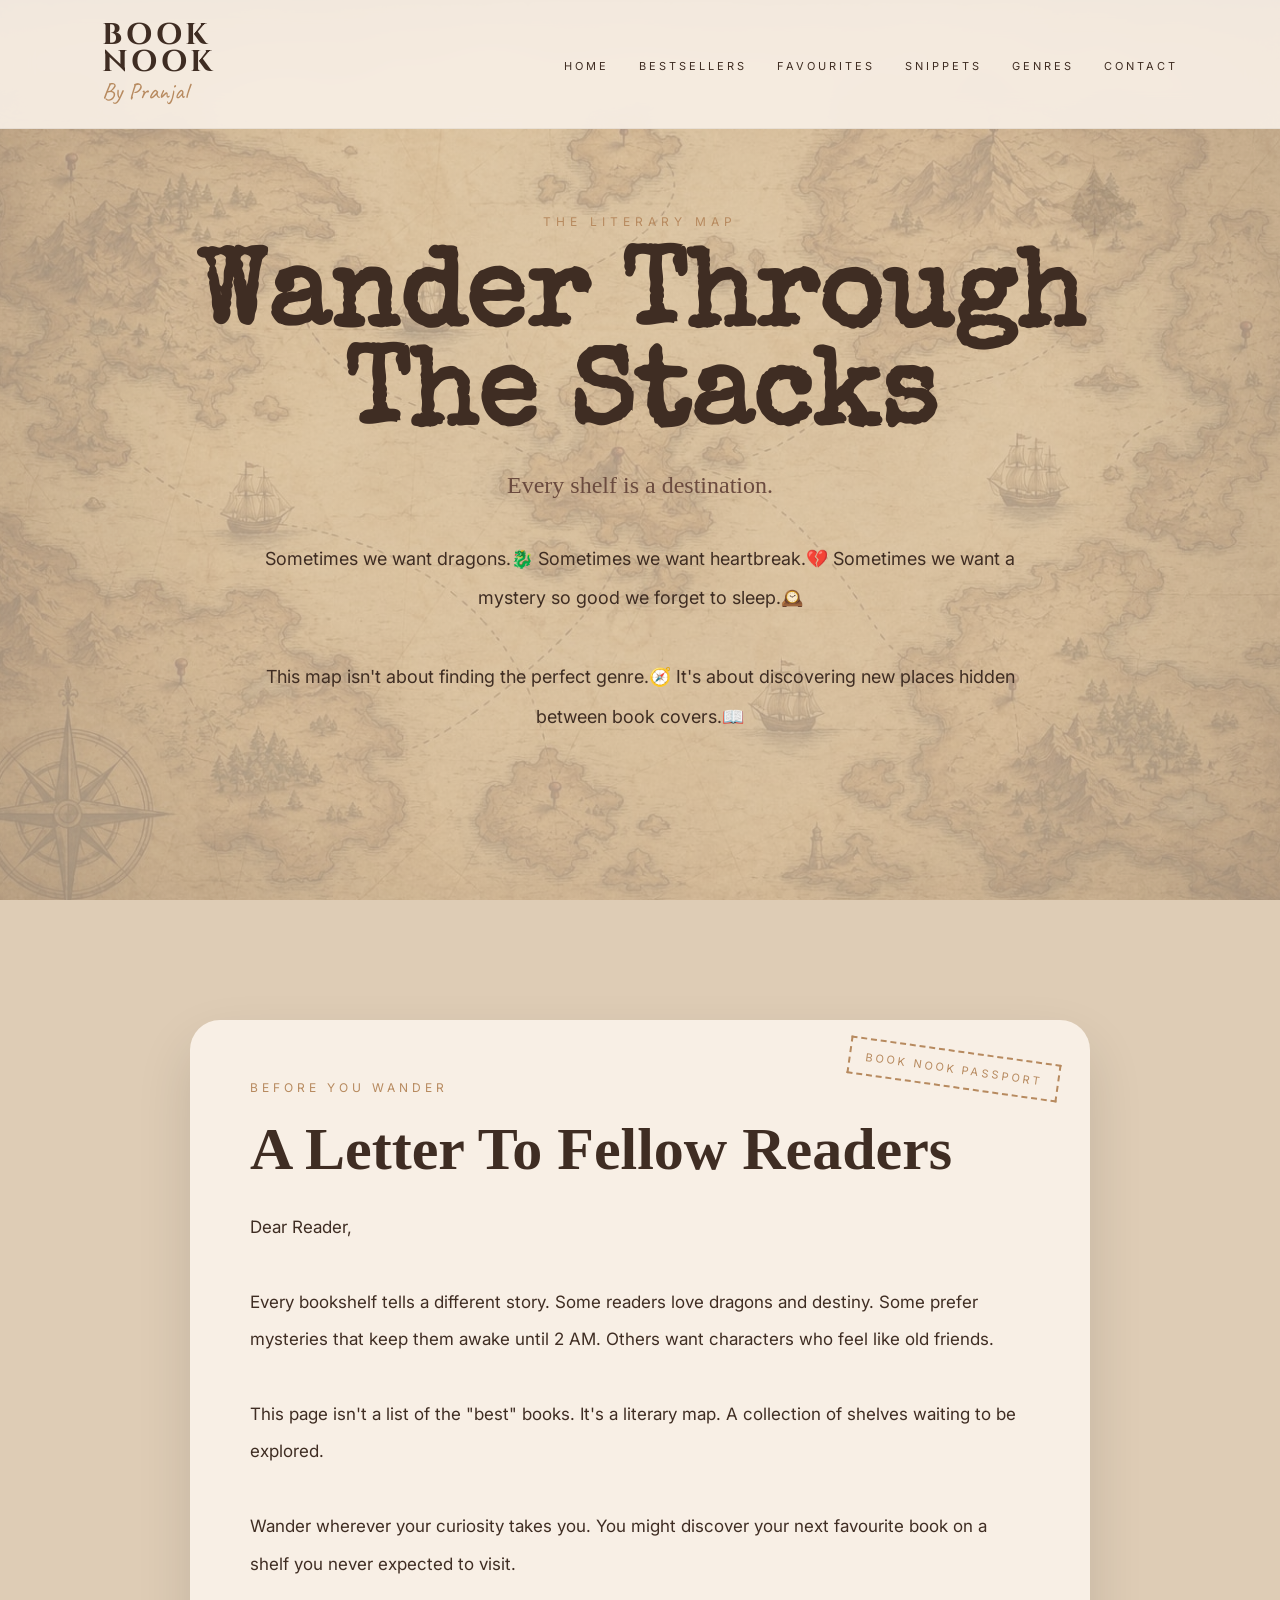
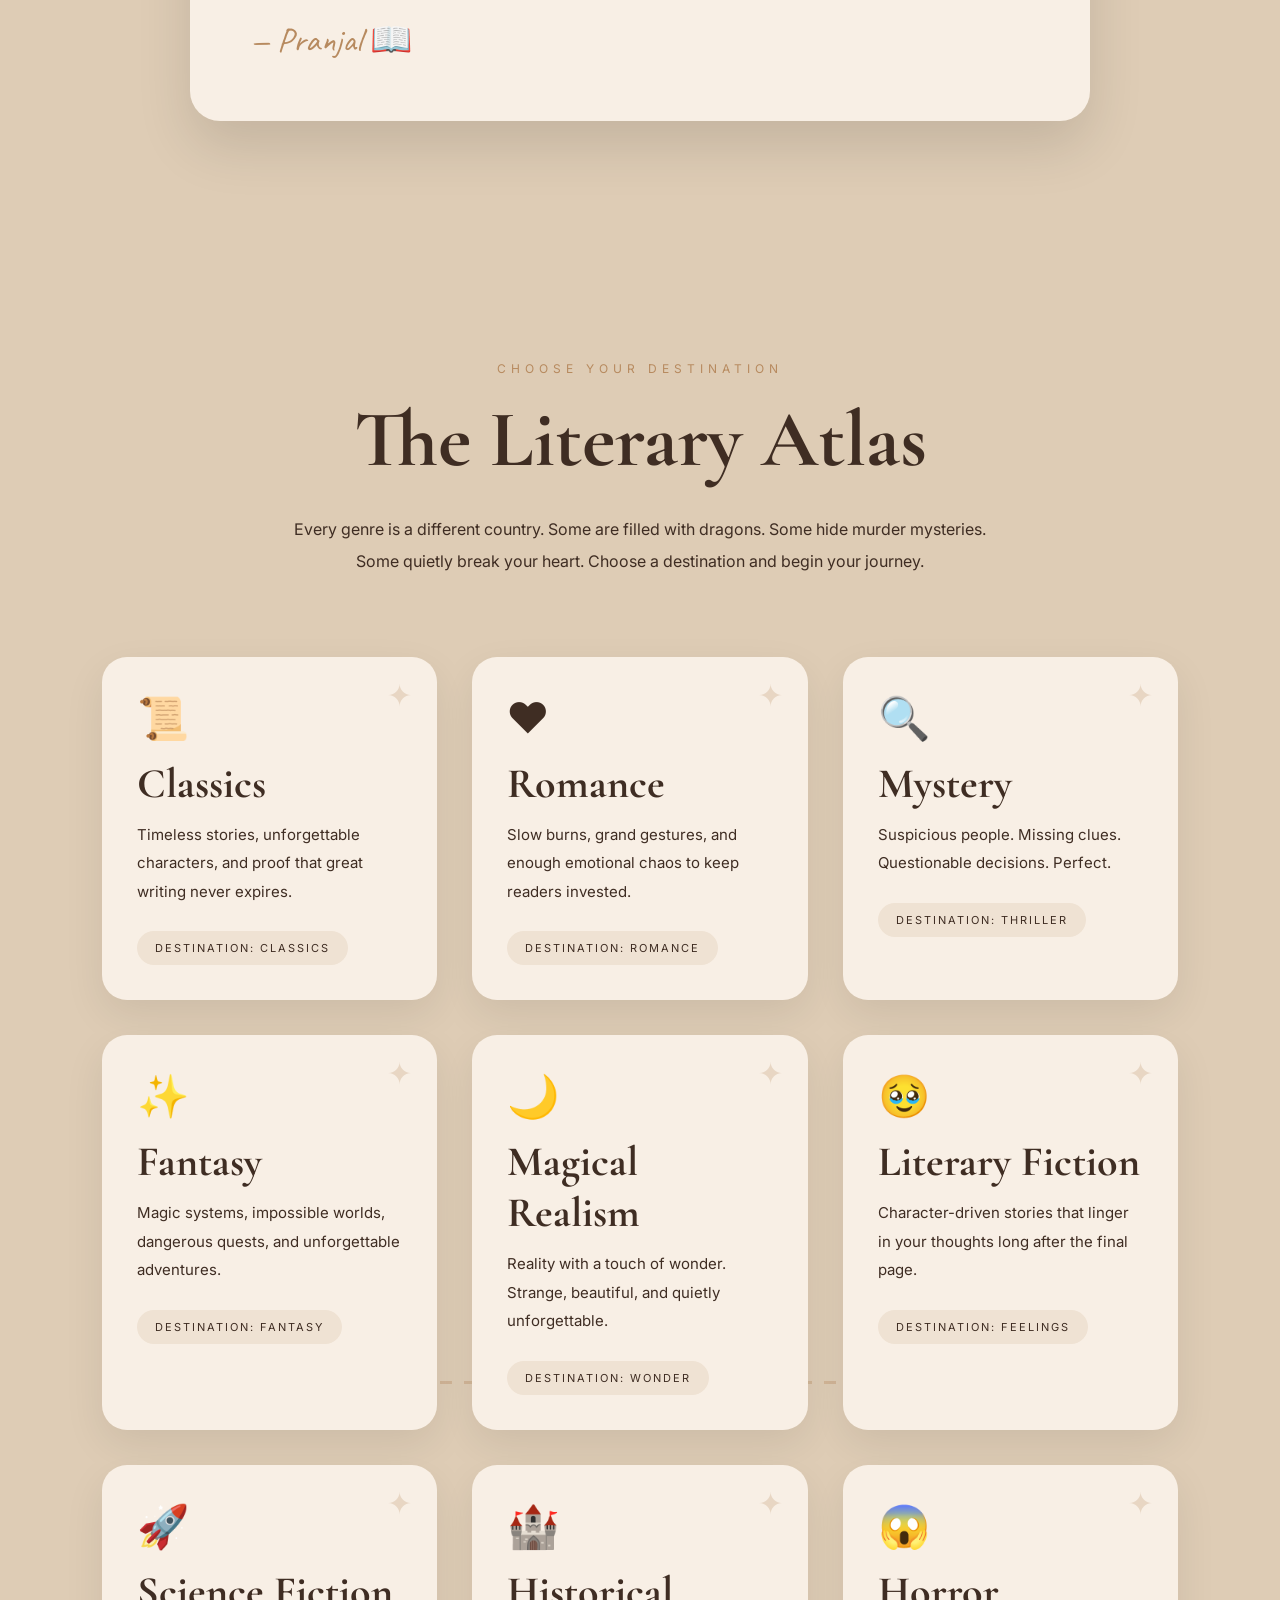
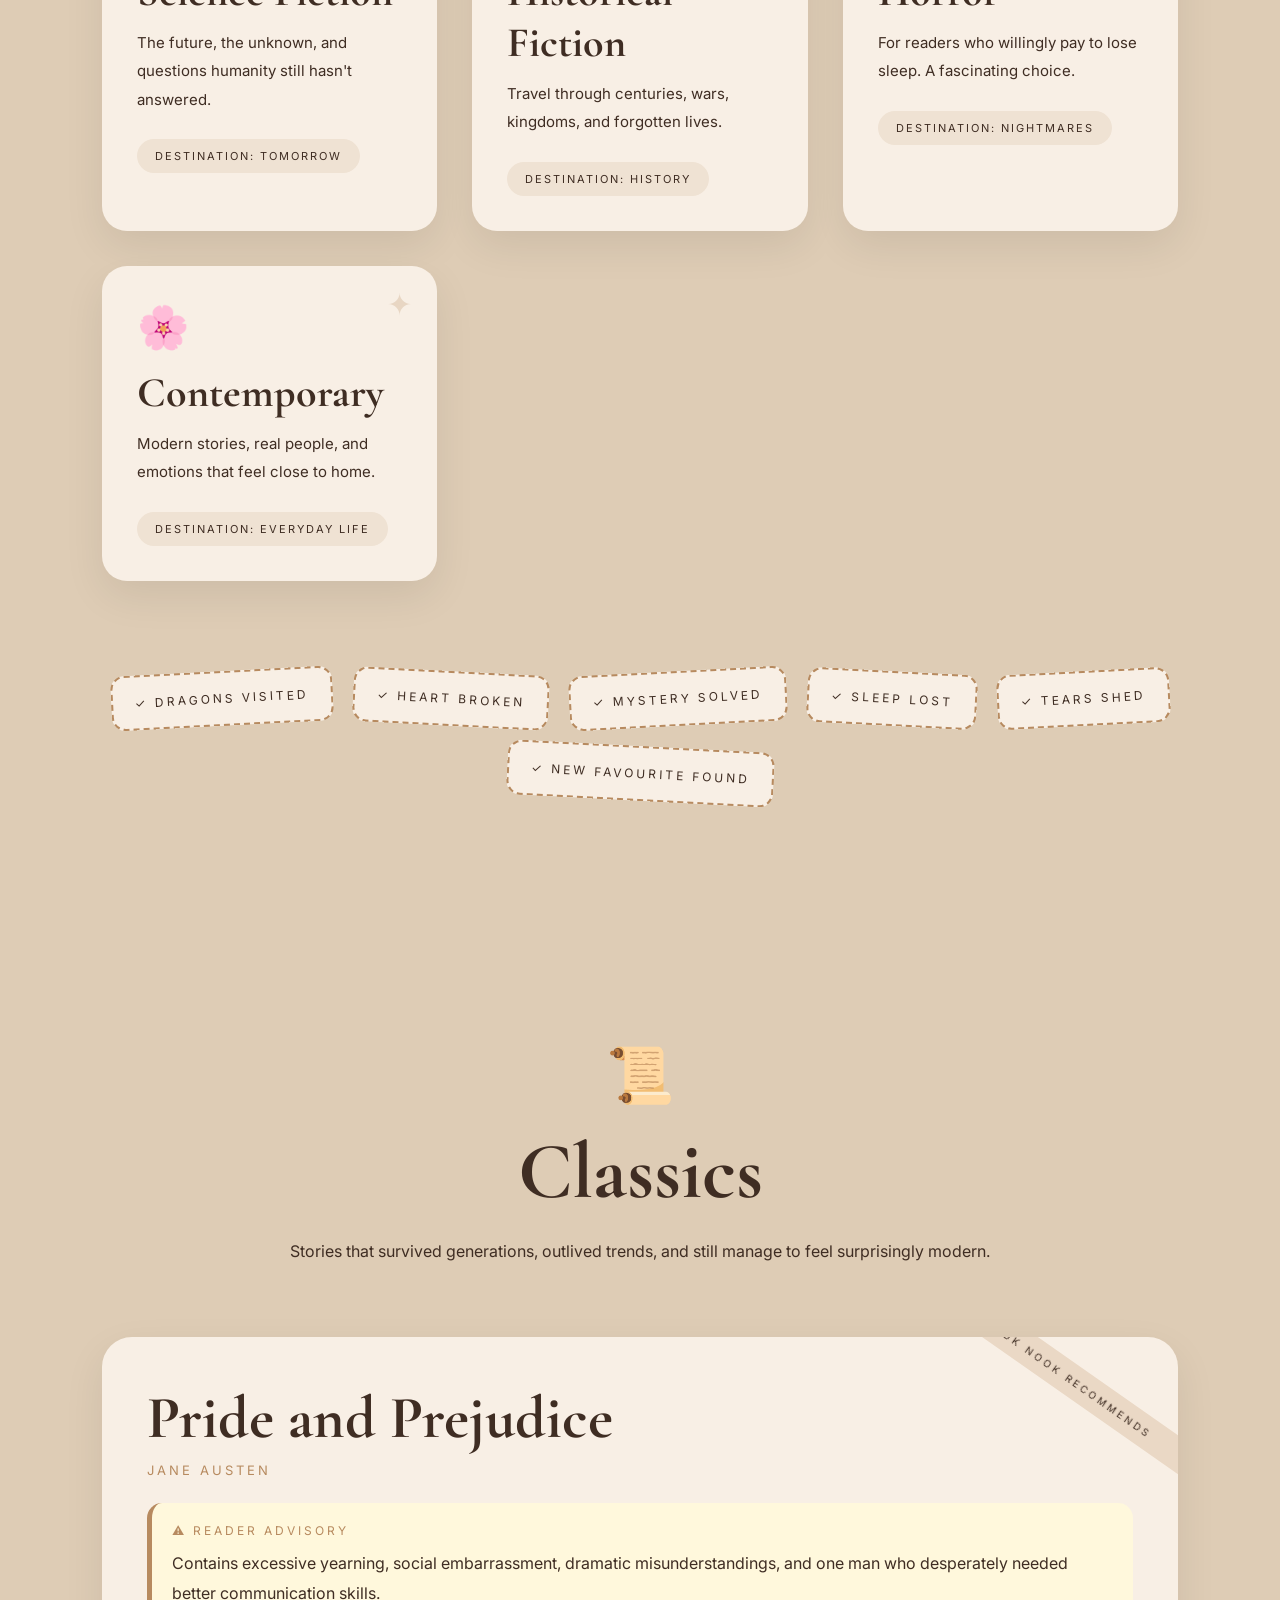
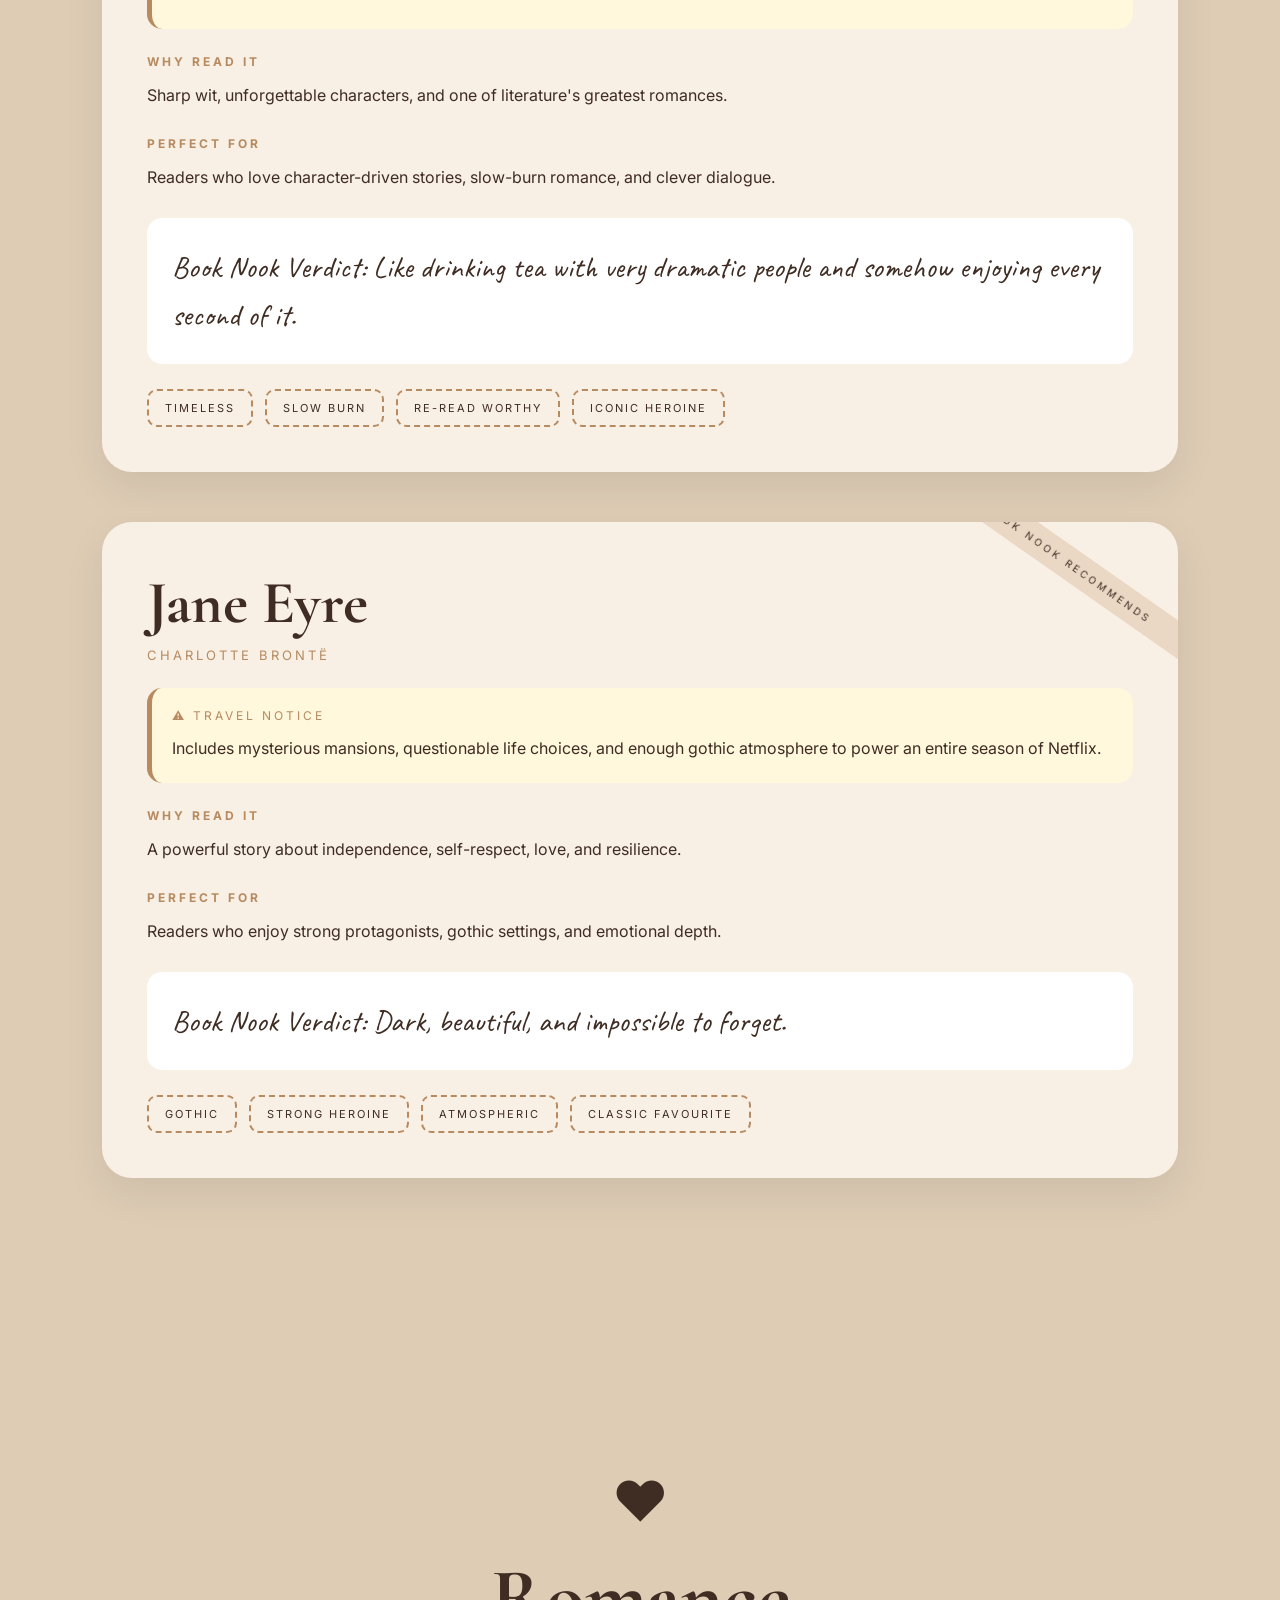
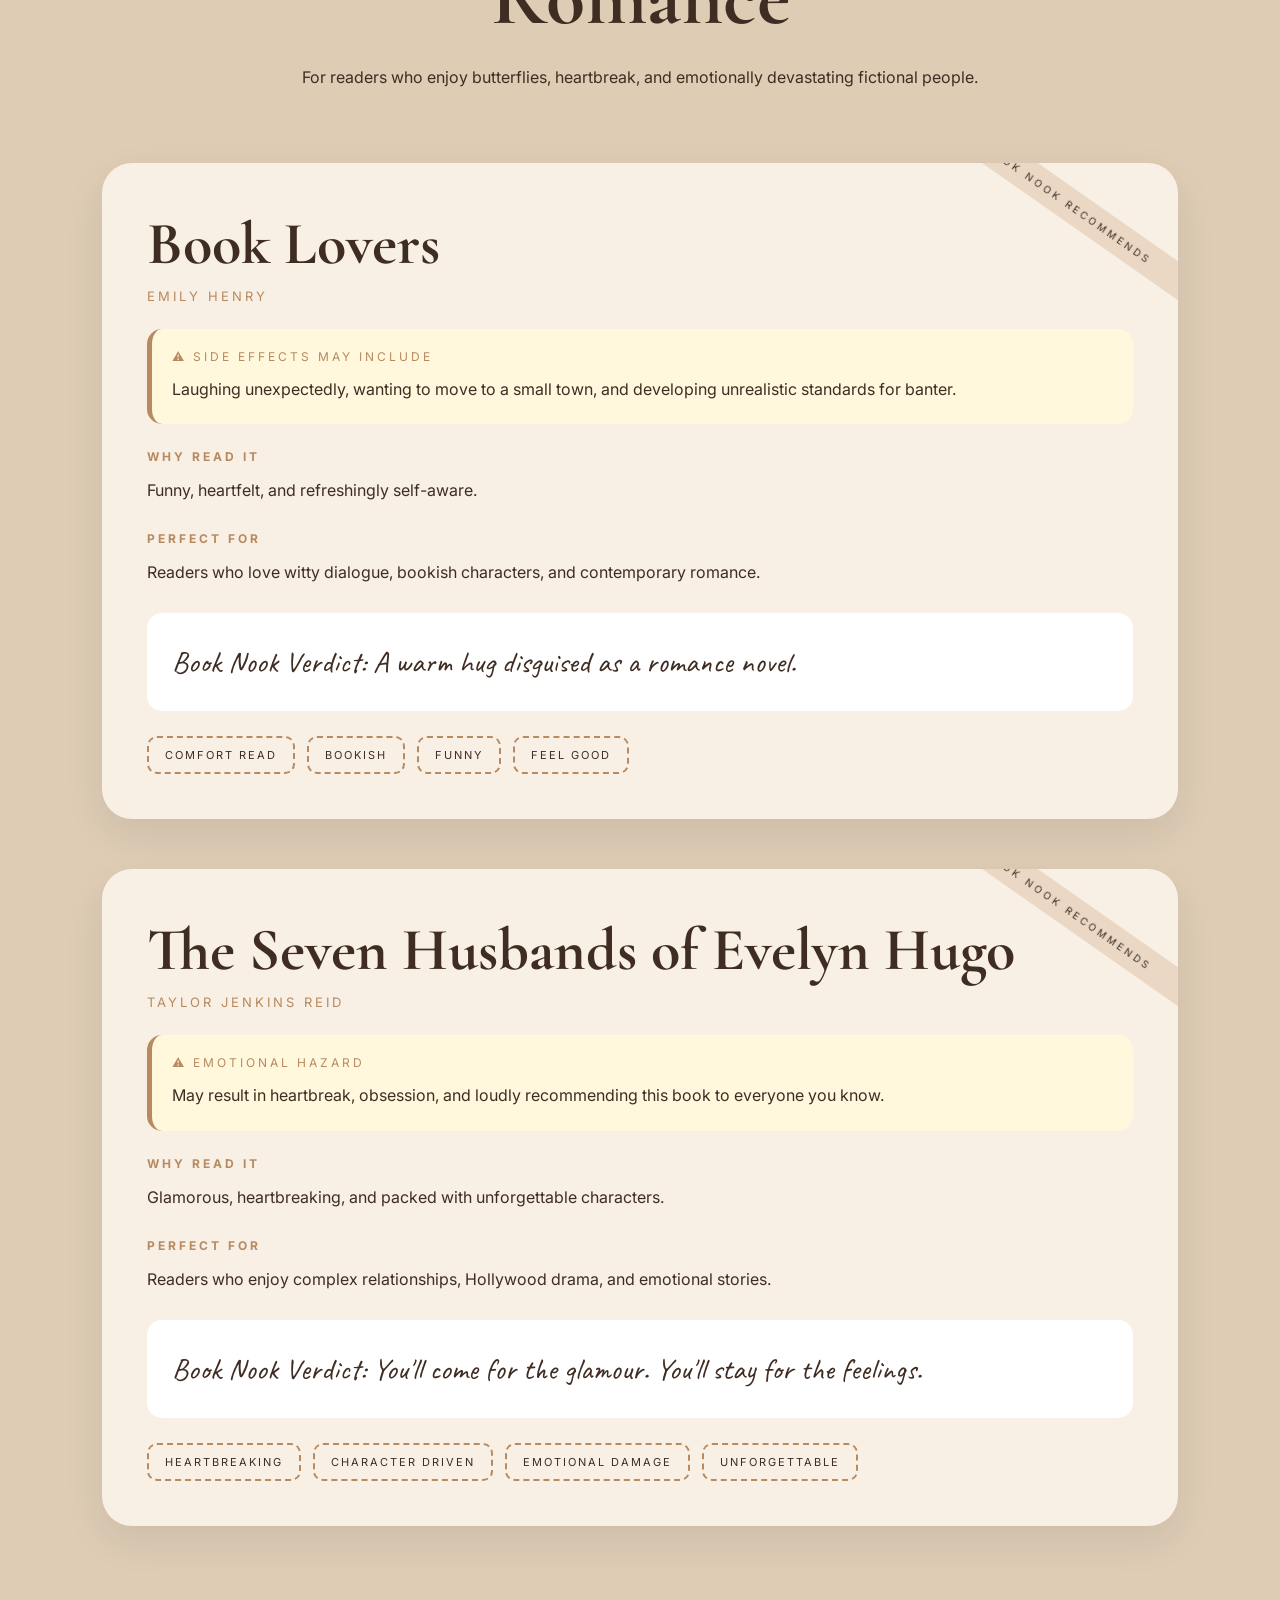
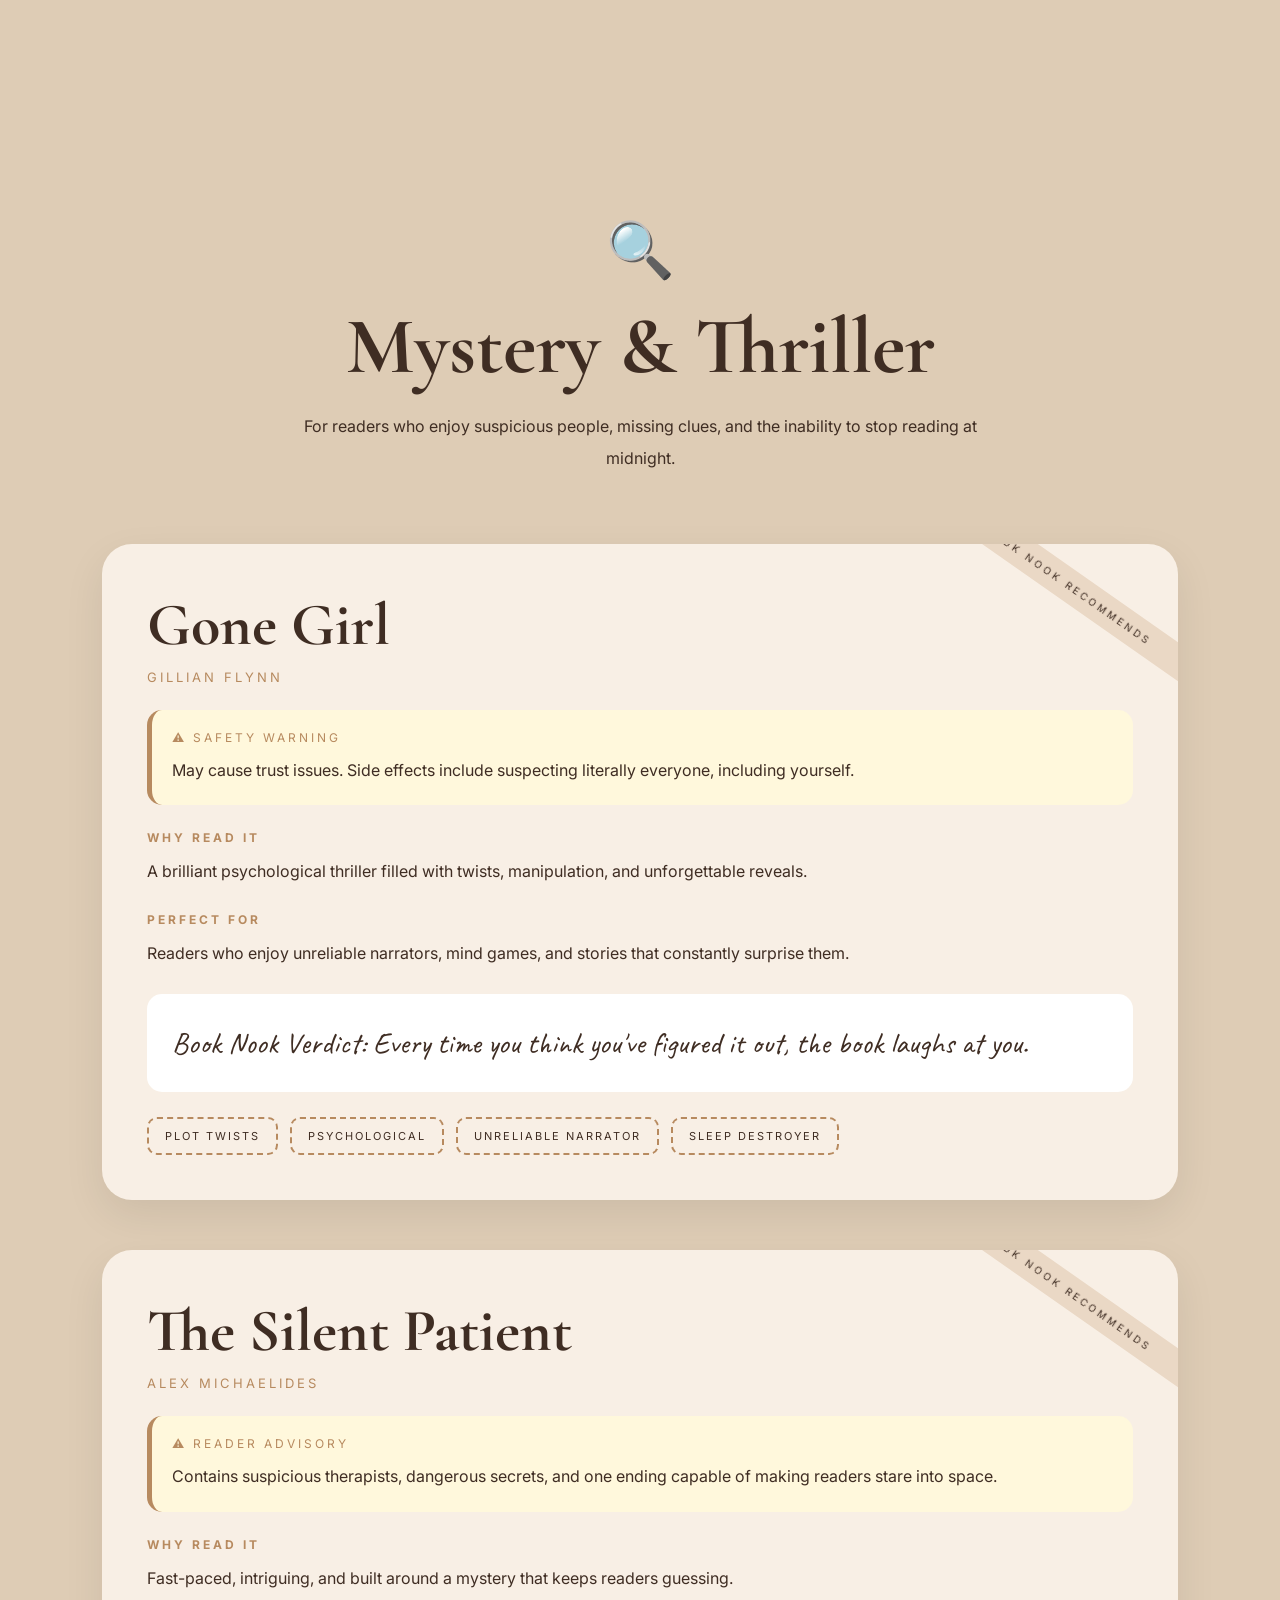
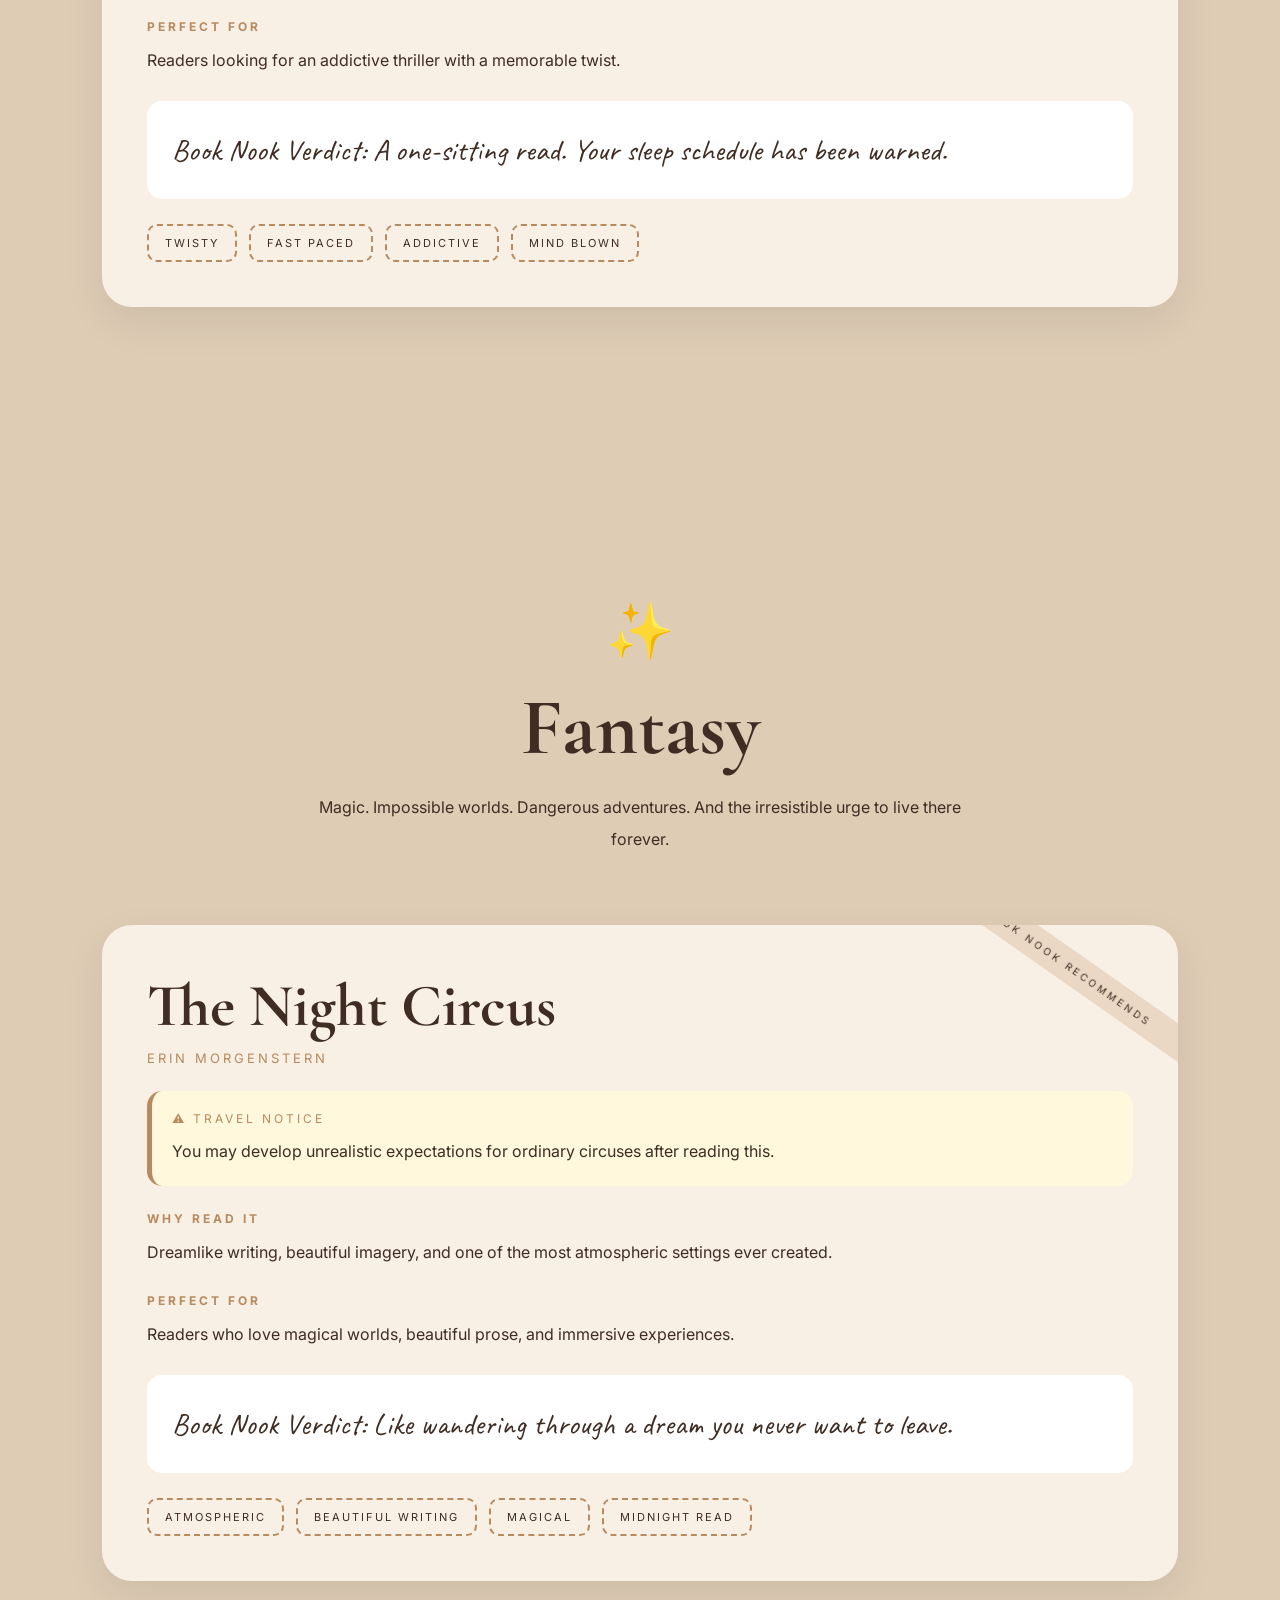
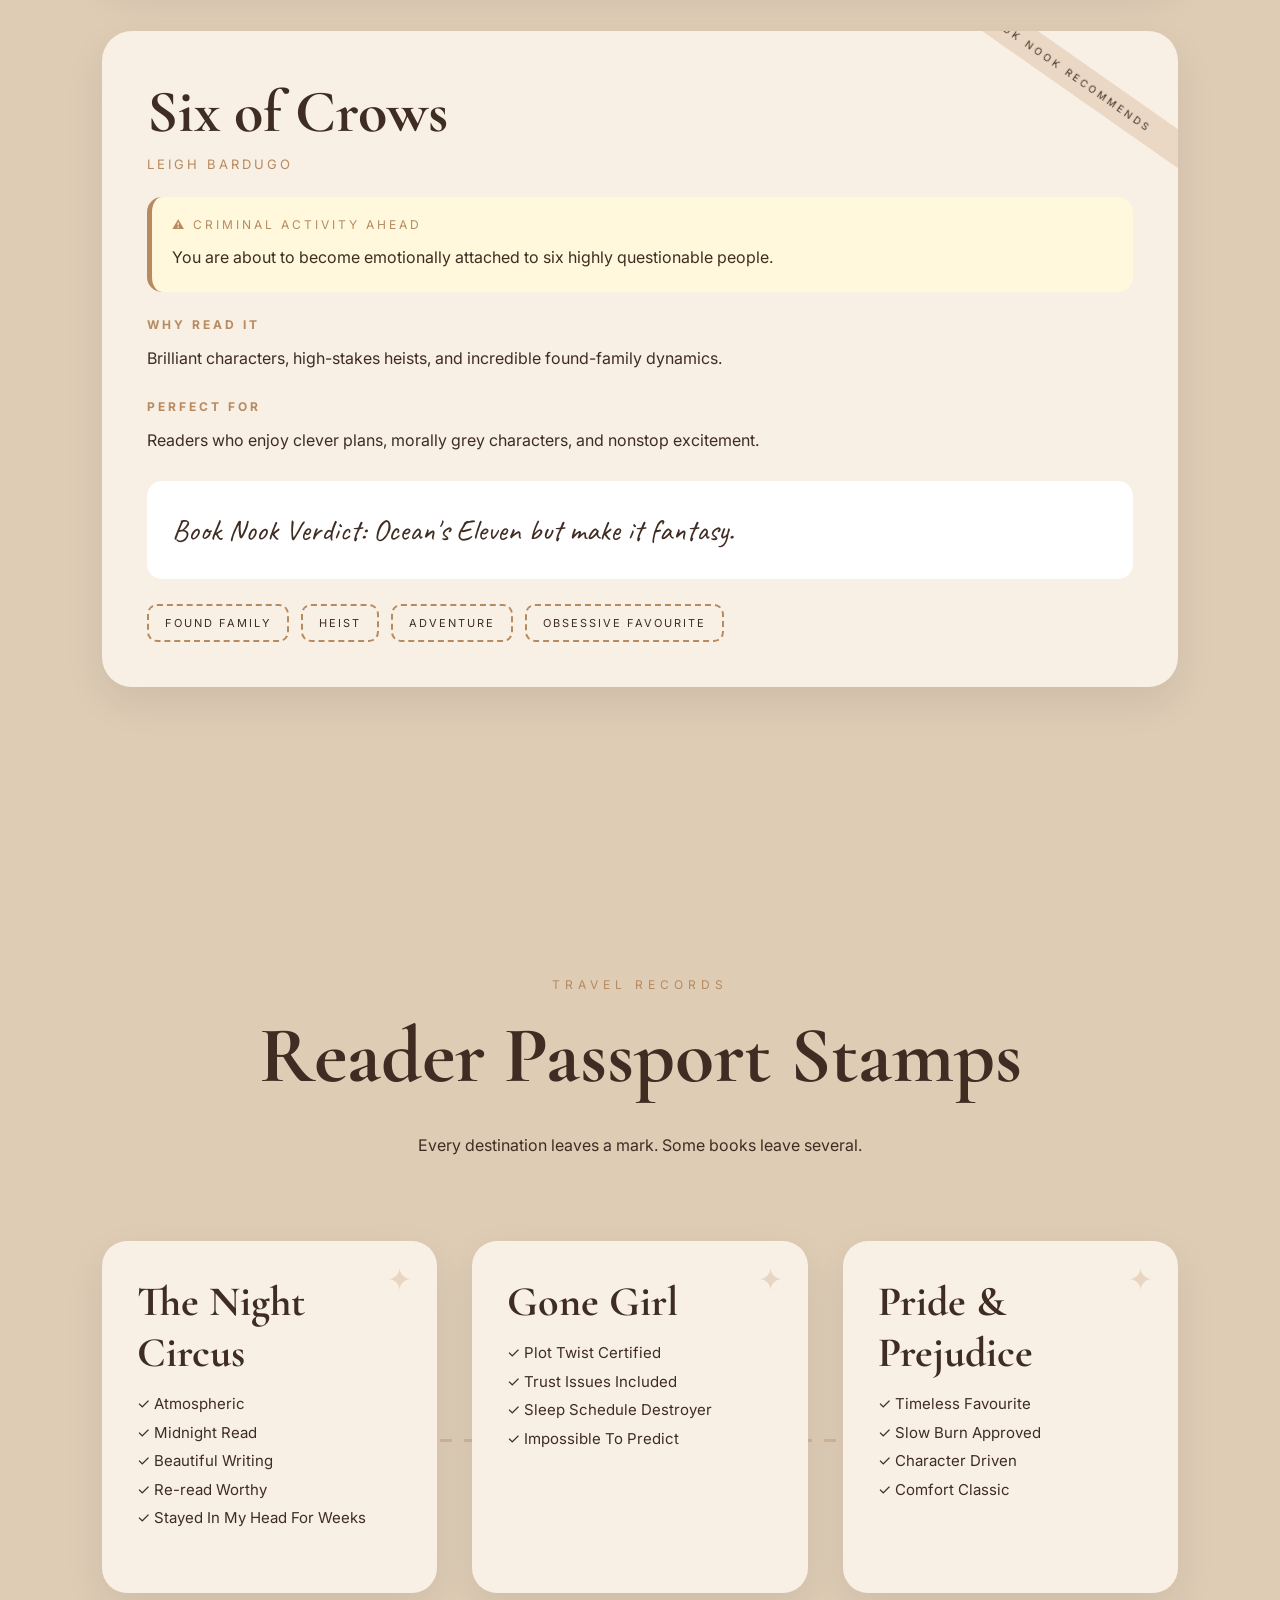
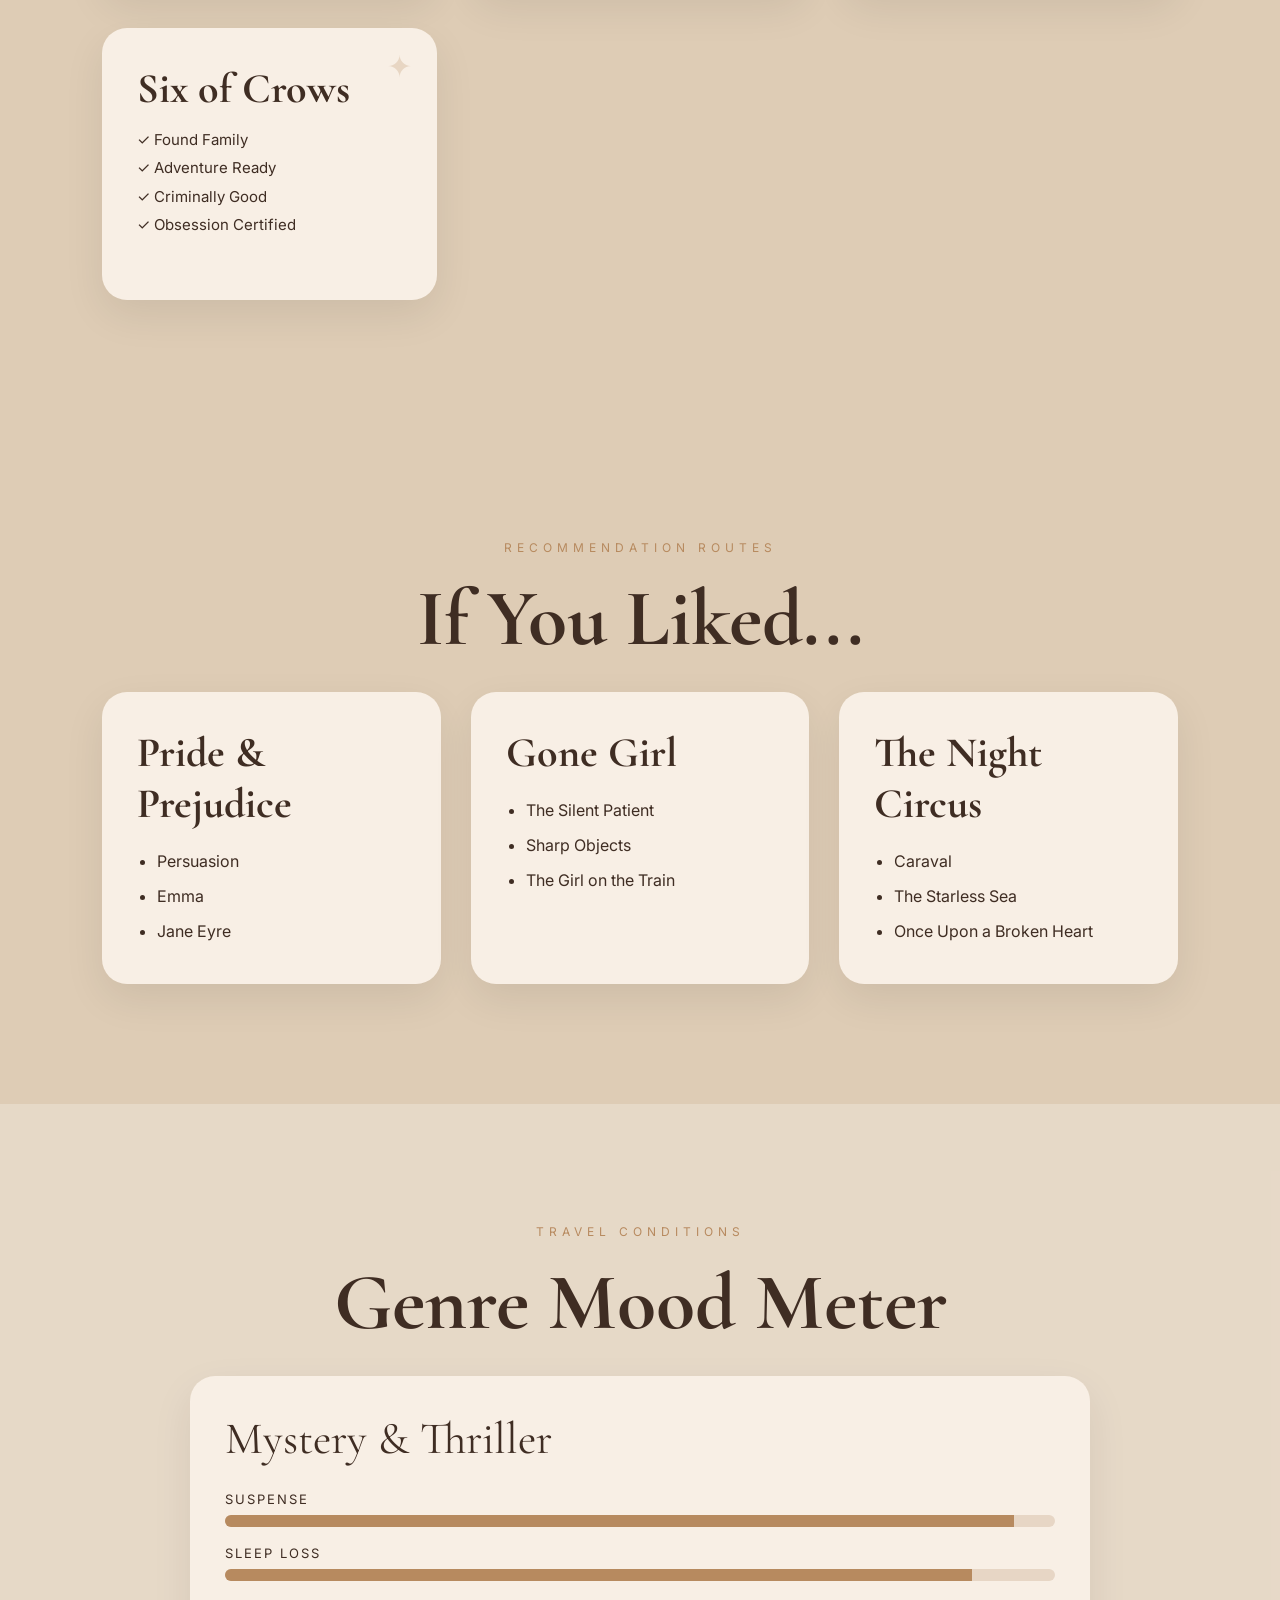
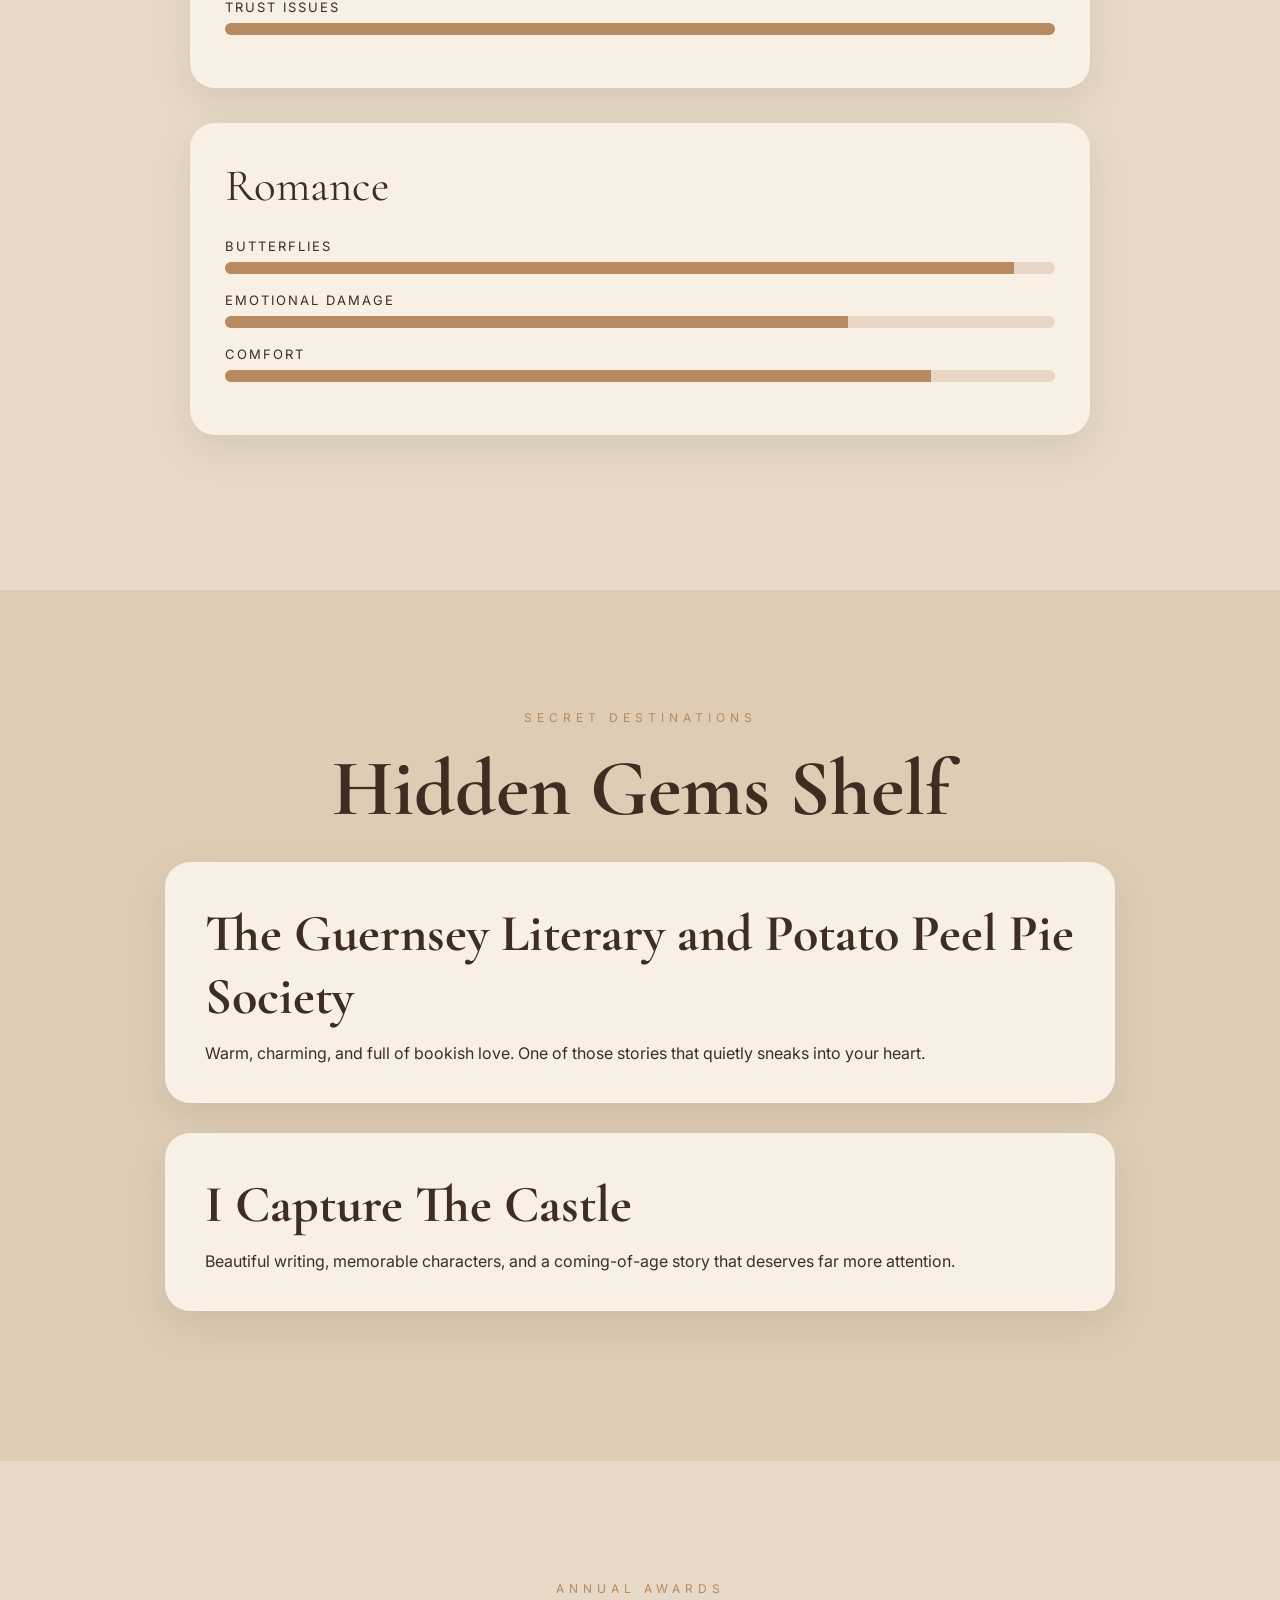
<file: genre.html>
<!-- ==========================================
CHUNK 1
THE LITERARY MAP
NAVBAR + HERO + LETTER
========================================== -->

<!DOCTYPE html>
<html lang="en">

<head>

<meta charset="UTF-8">

<meta name="viewport"
content="width=device-width, initial-scale=1.0">

<title>
Book Nook | The Literary Map
</title>

<link rel="preconnect"
href="https://fonts.googleapis.com">

<link rel="preconnect"
href="https://fonts.gstatic.com"
crossorigin>

<link href="https://fonts.googleapis.com/css2?family=Cormorant+Garamond:wght@300;400;500;600;700&family=Cinzel:wght@400;500;600&family=Inter:wght@300;400;500&family=Caveat:wght@400;500;600;700&family=Special+Elite&display=swap"
rel="stylesheet">

<style>

/* ==========================================
ROOT
========================================== */

:root{

--bg:#deccb5;

--paper:#f8efe5;

--paper-dark:#efdfce;

--brown:#3f2d23;

--gold:#b78a5f;

--accent:#6b4b3f;

--shadow:
0 15px 40px rgba(0,0,0,.08);

--shadow-lg:
0 25px 55px rgba(0,0,0,.12);

}

*{

margin:0;
padding:0;
box-sizing:border-box;
scroll-behavior:smooth;

}

body{

font-family:'Inter',sans-serif;

background:#deccb5;

color:var(--brown);

overflow-x:hidden;

}

/* ==========================================

  /* ==========================================
MAP IMAGE BACKGROUND
========================================== */

body::before{

content:"";

position:fixed;
inset:0;

background:
linear-gradient(
rgba(222,204,181,.72),
rgba(222,204,181,.72)
),
url("IMG_20260611_005903.jpg");

background-size:cover;
background-position:center;
background-repeat:no-repeat;

pointer-events:none;
z-index:-3;

}

body::after{

content:"";

position:fixed;
inset:0;

background:
radial-gradient(
circle,
transparent 55%,
rgba(0,0,0,.08)
);

pointer-events:none;
z-index:-2;

}

/* Mobile */

@media(max-width:768px){

body::before{

background:
linear-gradient(
rgba(222,204,181,.72),
rgba(222,204,181,.72)
),
url("IMG_20260611_005851.jpg");

background-size:cover;
background-position:center center;
background-repeat:no-repeat;

}

}

/* ==========================================
NAVBAR
========================================== */

nav{

position:fixed;

top:0;
left:0;

width:100%;

padding:22px 8%;

display:flex;

justify-content:space-between;

align-items:center;

background:
rgba(248,239,229,.92);

backdrop-filter:blur(15px);

z-index:999;

border-bottom:
1px solid rgba(0,0,0,.05);

}

.logo h1{

font-family:'Cinzel';

font-size:30px;

line-height:.9;

letter-spacing:4px;

}

.logo p{

font-family:'Caveat';

font-size:24px;

color:var(--gold);

}

nav ul{

display:flex;

gap:30px;

list-style:none;

}

nav a{

text-decoration:none;

font-size:11px;

letter-spacing:3px;

text-transform:uppercase;

color:var(--brown);

}

  /* ==========================================
MOBILE NAVBAR SCROLL
========================================== */

@media (max-width:768px){

nav ul{
display:flex;
flex-wrap:nowrap;
overflow-x:auto;
overflow-y:hidden;
white-space:nowrap;
gap:20px;

-webkit-overflow-scrolling:touch;
scrollbar-width:none;
}

nav ul::-webkit-scrollbar{
display:none;
}

nav li{
flex:0 0 auto;
}

}

/* ==========================================
HERO
========================================== */

.hero{

min-height:100vh;

display:flex;

align-items:center;

justify-content:center;

text-align:center;

padding:150px 8% 100px;

position:relative;

}

/* COMPASS */

.compass{

position:absolute;

top:120px;

right:10%;

font-size:140px;

opacity:.08;

font-family:'Cinzel';

}

.hero-content{

max-width:900px;

}

.map-tag{

font-size:12px;

letter-spacing:5px;

text-transform:uppercase;

color:var(--gold);

margin-bottom:25px;

}

.hero h1{

font-family:'Special Elite', cursive;
font-size:110px;

line-height:.9;

margin-bottom:20px;

}

.hero-sub{

font-size:24px;
  font-family:'Dancing Script', cursive;

color:var(--accent);

margin-bottom:40px;

}

.hero-text{

font-size:18px;

line-height:2.2;

max-width:800px;

margin:auto;

}

/* ==========================================
LETTER
========================================== */

.map-letter{

padding:120px 8%;

}

.letter-wrap{

max-width:900px;

margin:auto;

background:var(--paper);

padding:60px;

border-radius:30px;

box-shadow:var(--shadow-lg);

position:relative;

}

/* MAP STAMP */

.letter-wrap::before{

content:"BOOK NOOK PASSPORT";

position:absolute;

top:30px;

right:30px;

font-size:11px;

letter-spacing:3px;

padding:10px 15px;

border:2px dashed var(--gold);

color:var(--gold);

transform:rotate(8deg);

}

.letter-small{

font-size:12px;

letter-spacing:4px;

text-transform:uppercase;

color:var(--gold);

margin-bottom:20px;

}

.letter-title{

font-family:'Great Vibes', cursive;

font-size:60px;

margin-bottom:25px;

}

.letter-content{

line-height:2.2;

font-size:17px;

}

.signature{

margin-top:35px;

font-family:'Caveat';

font-size:34px;

color:var(--gold);

}

/* ==========================================
MOBILE RESPONSIVE
========================================== */

@media (max-width:768px){

body{
zoom:0.85;
}

h1{
font-size:70% !important;
}

h2{
font-size:75% !important;
}

h3{
font-size:80% !important;
}

p{
font-size:85% !important;
}

img{
max-width:100%;
height:auto;
}

}
  


</style>

</head>

<body>


<!-- ==========================================
NAVBAR
========================================== -->

<nav>

<div class="logo">

<h1>

BOOK<br>
NOOK

</h1>

<p>

By Pranjal

</p>

</div>

<ul>

<li><a href="index.html">Home</a></li>

<li><a href="bestsellers.html">Bestsellers</a></li>

<li><a href="favourites.html">Favourites</a></li>

<li><a href="snippets.html">Snippets</a></li>

<li><a href="genre.html">Genres</a></li>

  <li><a href="mailto: pranjalvats.work@gmail.com">Contact</a></li>

</ul>

</nav>

<!-- ==========================================
HERO
========================================== -->

<section class="hero">

<div class="compass">

✦

</div>

<div class="hero-content">

<div class="map-tag">

THE LITERARY MAP

</div>

<h1>

Wander Through
The Stacks

</h1>

<div class="hero-sub">

Every shelf is a destination.

</div>

<div class="hero-text">

Sometimes we want dragons.🐉

Sometimes we want heartbreak.💔

Sometimes we want a mystery so good
we forget to sleep.🕰️

<br><br>

This map isn't about finding the perfect genre.🧭

It's about discovering new places
hidden between book covers.📖

</div>

</div>

</section>

<!-- ==========================================
LETTER FROM MY SHELF
========================================== -->

<section class="map-letter">

<div class="letter-wrap">

<div class="letter-small">

BEFORE YOU WANDER

</div>

<h2 class="letter-title">

A Letter To Fellow Readers

</h2>

<div class="letter-content">

Dear Reader,

<br><br>

Every bookshelf tells a different story.

Some readers love dragons and destiny.

Some prefer mysteries that keep them awake until 2 AM.

Others want characters who feel like old friends.

<br><br>

This page isn't a list of the "best" books.

It's a literary map.

A collection of shelves waiting to be explored.

<br><br>

Wander wherever your curiosity takes you.

You might discover your next favourite book
on a shelf you never expected to visit.

</div>

<div class="signature">

— Pranjal 📖

</div>

</div>

</section>

<!-- CHUNK 2 STARTS BELOW -->

  <!-- ==========================================
CHUNK 2
GENRE DIRECTORY
THE DESTINATIONS
========================================== -->

<style>

/* ==========================================
MAP DIRECTORY
========================================== */

.directory-section{

padding:120px 8%;

position:relative;

}

.directory-section::before{

content:"";

position:absolute;

left:10%;

right:10%;

top:50%;

height:3px;

background:
repeating-linear-gradient(
to right,
var(--gold) 0 12px,
transparent 12px 24px
);

opacity:.35;

z-index:0;

}

.section-tag{

text-align:center;

font-size:12px;

letter-spacing:5px;

text-transform:uppercase;

color:var(--gold);

margin-bottom:15px;

}

.section-title{

font-family:'Cormorant Garamond';

font-size:80px;

text-align:center;

margin-bottom:25px;

color:var(--brown);

}

.section-intro{

max-width:700px;

margin:auto;

text-align:center;

line-height:2;

margin-bottom:80px;

}

/* ==========================================
DESTINATIONS GRID
========================================== */

.destination-grid{

max-width:1200px;

margin:auto;

display:grid;

grid-template-columns:
repeat(auto-fit,minmax(280px,1fr));

gap:35px;

position:relative;

z-index:2;

}

.destination{

background:var(--paper);

padding:35px;

border-radius:25px;

box-shadow:var(--shadow);

position:relative;

transition:.35s;

overflow:hidden;

}

.destination:hover{

transform:
translateY(-8px);

box-shadow:
0 25px 45px rgba(0,0,0,.12);

}

.destination::before{

content:"✦";

position:absolute;

right:25px;

top:20px;

font-size:30px;

color:rgba(183,138,95,.25);

}

.destination-icon{

font-size:42px;

margin-bottom:15px;

}

.destination h3{

font-family:'Cormorant Garamond';

font-size:42px;

margin-bottom:12px;

}

.destination p{

line-height:1.9;

margin-bottom:25px;

font-size:15px;

}

.travel-tag{

display:inline-block;

padding:10px 18px;

border-radius:50px;

background:#efe2d3;

font-size:11px;

letter-spacing:2px;

text-transform:uppercase;

color:var(--brown);

}

/* ==========================================
PASSPORT STRIP
========================================== */

.passport-strip{

max-width:1100px;

margin:90px auto 0;

display:flex;

flex-wrap:wrap;

justify-content:center;

gap:20px;

}

.passport-stamp{

padding:18px 22px;

border:2px dashed var(--gold);

border-radius:14px;

font-size:12px;

letter-spacing:3px;

text-transform:uppercase;

background:var(--paper);

transform:rotate(-3deg);

}

.passport-stamp:nth-child(even){

transform:rotate(3deg);

}

@media(max-width:900px){

.section-title{

font-size:55px;

}

}

</style>

<!-- ==========================================
GENRE DIRECTORY
========================================== -->

<section class="directory-section">

<div class="section-tag">

CHOOSE YOUR DESTINATION

</div>

<h2 class="section-title">

The Literary Atlas

</h2>

<p class="section-intro">

Every genre is a different country.

Some are filled with dragons.

Some hide murder mysteries.

Some quietly break your heart.

Choose a destination and begin your journey.

</p>

<div class="destination-grid">

<div class="destination">

<div class="destination-icon">📜</div>

<h3>Classics</h3>

<p>

Timeless stories, unforgettable characters,
and proof that great writing never expires.

</p>

<div class="travel-tag">

Destination: Classics

</div>

</div>

<div class="destination">

<div class="destination-icon">❤️</div>

<h3>Romance</h3>

<p>

Slow burns, grand gestures,
and enough emotional chaos
to keep readers invested.

</p>

<div class="travel-tag">

Destination: Romance

</div>

</div>

<div class="destination">

<div class="destination-icon">🔍</div>

<h3>Mystery</h3>

<p>

Suspicious people.

Missing clues.

Questionable decisions.

Perfect.

</p>

<div class="travel-tag">

Destination: Thriller

</div>

</div>

<div class="destination">

<div class="destination-icon">✨</div>

<h3>Fantasy</h3>

<p>

Magic systems, impossible worlds,
dangerous quests,
and unforgettable adventures.

</p>

<div class="travel-tag">

Destination: Fantasy

</div>

</div>

<div class="destination">

<div class="destination-icon">🌙</div>

<h3>Magical Realism</h3>

<p>

Reality with a touch of wonder.

Strange, beautiful,
and quietly unforgettable.

</p>

<div class="travel-tag">

Destination: Wonder

</div>

</div>

<div class="destination">

<div class="destination-icon">🥹</div>

<h3>Literary Fiction</h3>

<p>

Character-driven stories that
linger in your thoughts long after
the final page.

</p>

<div class="travel-tag">

Destination: Feelings

</div>

</div>

<div class="destination">

<div class="destination-icon">🚀</div>

<h3>Science Fiction</h3>

<p>

The future, the unknown,
and questions humanity still
hasn't answered.

</p>

<div class="travel-tag">

Destination: Tomorrow

</div>

</div>

<div class="destination">

<div class="destination-icon">🏰</div>

<h3>Historical Fiction</h3>

<p>

Travel through centuries,
wars, kingdoms,
and forgotten lives.

</p>

<div class="travel-tag">

Destination: History

</div>

</div>

<div class="destination">

<div class="destination-icon">😱</div>

<h3>Horror</h3>

<p>

For readers who willingly pay
to lose sleep.

A fascinating choice.

</p>

<div class="travel-tag">

Destination: Nightmares

</div>

</div>

<div class="destination">

<div class="destination-icon">🌸</div>

<h3>Contemporary</h3>

<p>

Modern stories,
real people,
and emotions that feel close to home.

</p>

<div class="travel-tag">

Destination: Everyday Life

</div>

</div>

</div>

<div class="passport-strip">

<div class="passport-stamp">
✓ DRAGONS VISITED
</div>

<div class="passport-stamp">
✓ HEART BROKEN
</div>

<div class="passport-stamp">
✓ MYSTERY SOLVED
</div>

<div class="passport-stamp">
✓ SLEEP LOST
</div>

<div class="passport-stamp">
✓ TEARS SHED
</div>

<div class="passport-stamp">
✓ NEW FAVOURITE FOUND
</div>

</div>

</section>

<!-- ==========================================
CHUNK 3
GENRE SHELVES BEGIN
CLASSICS + ROMANCE
========================================== -->

  <!-- ==========================================
CHUNK 3
GENRE SHELVES
CLASSICS + ROMANCE
========================================== -->

<style>

/* ==========================================
GENRE SHELVES
========================================== */

.genre-shelf{

padding:120px 8%;

}

.genre-header{

text-align:center;

margin-bottom:70px;

}

.genre-icon{

font-size:55px;

margin-bottom:15px;

}

.genre-title{

font-family:'Cormorant Garamond';

font-size:80px;

margin-bottom:15px;

}

.genre-desc{

max-width:700px;

margin:auto;

line-height:2;

}

/* ==========================================
BOOK CARD
========================================== */

.genre-book{

max-width:1100px;

margin:0 auto 50px;

background:var(--paper);

border-radius:30px;

padding:45px;

box-shadow:var(--shadow);

position:relative;

overflow:hidden;

}

.genre-book::before{

content:"BOOK NOOK RECOMMENDS";

position:absolute;

top:25px;

right:-40px;

padding:10px 50px;

background:#ead8c5;

font-size:10px;

letter-spacing:3px;

transform:rotate(35deg);

}

.book-title{

font-family:'Cormorant Garamond';

font-size:60px;

margin-bottom:8px;

}

.book-author{

font-size:13px;

letter-spacing:3px;

text-transform:uppercase;

color:var(--gold);

margin-bottom:25px;

}

/* ==========================================
WARNING LABEL
========================================== */

.warning-label{

background:#fff8dc;

padding:20px;

border-radius:15px;

margin-bottom:25px;

border-left:5px solid var(--gold);

}

.warning-heading{

font-size:12px;

letter-spacing:3px;

text-transform:uppercase;

margin-bottom:10px;

color:var(--gold);

}

.warning-label p{

line-height:1.9;

}

/* ==========================================
BOOK DETAILS
========================================== */

.book-block{

margin-bottom:25px;

}

.book-block h4{

font-size:12px;

letter-spacing:3px;

text-transform:uppercase;

margin-bottom:10px;

color:var(--gold);

}

.book-block p{

line-height:2;

}

.verdict{

background:white;

padding:25px;

border-radius:15px;

font-family:'Caveat';

font-size:30px;

line-height:1.6;

margin-top:20px;

}

/* ==========================================
PASSPORT STAMPS
========================================== */

.genre-passports{

display:flex;

flex-wrap:wrap;

gap:12px;

margin-top:25px;

}

.genre-stamp{

padding:10px 16px;

border:2px dashed var(--gold);

border-radius:10px;

font-size:11px;

letter-spacing:2px;

text-transform:uppercase;

}

/* ==========================================
RESPONSIVE
========================================== */

@media(max-width:768px){

.genre-title{

font-size:55px;

}

.book-title{

font-size:42px;

}

.verdict{

font-size:24px;

}

.genre-book{

padding:30px;

}

}

</style>

<!-- ==========================================
CLASSICS
========================================== -->

<section class="genre-shelf">

<div class="genre-header">

<div class="genre-icon">

📜

</div>

<h2 class="genre-title">

Classics

</h2>

<p class="genre-desc">

Stories that survived generations,
outlived trends,
and still manage to feel surprisingly modern.

</p>

</div>

<!-- Pride & Prejudice -->

<div class="genre-book">

<h3 class="book-title">

Pride and Prejudice

</h3>

<div class="book-author">

Jane Austen

</div>

<div class="warning-label">

<div class="warning-heading">

⚠ Reader Advisory

</div>

<p>

Contains excessive yearning,
social embarrassment,
dramatic misunderstandings,
and one man who desperately needed better communication skills.

</p>

</div>

<div class="book-block">

<h4>

Why Read It

</h4>

<p>

Sharp wit, unforgettable characters,
and one of literature's greatest romances.

</p>

</div>

<div class="book-block">

<h4>

Perfect For

</h4>

<p>

Readers who love character-driven stories,
slow-burn romance,
and clever dialogue.

</p>

</div>

<div class="verdict">

Book Nook Verdict:

Like drinking tea with very dramatic people
and somehow enjoying every second of it.

</div>

<div class="genre-passports">

<div class="genre-stamp">Timeless</div>

<div class="genre-stamp">Slow Burn</div>

<div class="genre-stamp">Re-read Worthy</div>

<div class="genre-stamp">Iconic Heroine</div>

</div>

</div>

<!-- Jane Eyre -->

<div class="genre-book">

<h3 class="book-title">

Jane Eyre

</h3>

<div class="book-author">

Charlotte Brontë

</div>

<div class="warning-label">

<div class="warning-heading">

⚠ Travel Notice

</div>

<p>

Includes mysterious mansions,
questionable life choices,
and enough gothic atmosphere
to power an entire season of Netflix.

</p>

</div>

<div class="book-block">

<h4>

Why Read It

</h4>

<p>

A powerful story about independence,
self-respect,
love,
and resilience.

</p>

</div>

<div class="book-block">

<h4>

Perfect For

</h4>

<p>

Readers who enjoy strong protagonists,
gothic settings,
and emotional depth.

</p>

</div>

<div class="verdict">

Book Nook Verdict:

Dark, beautiful,
and impossible to forget.

</div>

<div class="genre-passports">

<div class="genre-stamp">Gothic</div>

<div class="genre-stamp">Strong Heroine</div>

<div class="genre-stamp">Atmospheric</div>

<div class="genre-stamp">Classic Favourite</div>

</div>

</div>

</section>

<!-- ==========================================
ROMANCE
========================================== -->

<section class="genre-shelf">

<div class="genre-header">

<div class="genre-icon">

❤️

</div>

<h2 class="genre-title">

Romance

</h2>

<p class="genre-desc">

For readers who enjoy butterflies,
heartbreak,
and emotionally devastating fictional people.

</p>

</div>

<!-- Book Lovers -->

<div class="genre-book">

<h3 class="book-title">

Book Lovers

</h3>

<div class="book-author">

Emily Henry

</div>

<div class="warning-label">

<div class="warning-heading">

⚠ Side Effects May Include

</div>

<p>

Laughing unexpectedly,
wanting to move to a small town,
and developing unrealistic standards for banter.

</p>

</div>

<div class="book-block">

<h4>

Why Read It

</h4>

<p>

Funny, heartfelt,
and refreshingly self-aware.

</p>

</div>

<div class="book-block">

<h4>

Perfect For

</h4>

<p>

Readers who love witty dialogue,
bookish characters,
and contemporary romance.

</p>

</div>

<div class="verdict">

Book Nook Verdict:

A warm hug disguised as a romance novel.

</div>

<div class="genre-passports">

<div class="genre-stamp">Comfort Read</div>

<div class="genre-stamp">Bookish</div>

<div class="genre-stamp">Funny</div>

<div class="genre-stamp">Feel Good</div>

</div>

</div>

<!-- The Seven Husbands of Evelyn Hugo -->

<div class="genre-book">

<h3 class="book-title">

The Seven Husbands of Evelyn Hugo

</h3>

<div class="book-author">

Taylor Jenkins Reid

</div>

<div class="warning-label">

<div class="warning-heading">

⚠ Emotional Hazard

</div>

<p>

May result in heartbreak,
obsession,
and loudly recommending this book to everyone you know.

</p>

</div>

<div class="book-block">

<h4>

Why Read It

</h4>

<p>

Glamorous,
heartbreaking,
and packed with unforgettable characters.

</p>

</div>

<div class="book-block">

<h4>

Perfect For

</h4>

<p>

Readers who enjoy complex relationships,
Hollywood drama,
and emotional stories.

</p>

</div>

<div class="verdict">

Book Nook Verdict:

You'll come for the glamour.
You'll stay for the feelings.

</div>

<div class="genre-passports">

<div class="genre-stamp">Heartbreaking</div>

<div class="genre-stamp">Character Driven</div>

<div class="genre-stamp">Emotional Damage</div>

<div class="genre-stamp">Unforgettable</div>

</div>

</div>

</section>

<!-- ==========================================
CHUNK 4
MYSTERY + FANTASY + PASSPORT SECTION
========================================== -->

  <!-- ==========================================
CHUNK 4
MYSTERY & THRILLER
FANTASY
READER PASSPORT STAMPS
========================================== -->

<!-- ==========================================
MYSTERY & THRILLER
========================================== -->

<section class="genre-shelf">

<div class="genre-header">

<div class="genre-icon">

🔍

</div>

<h2 class="genre-title">

Mystery & Thriller

</h2>

<p class="genre-desc">

For readers who enjoy suspicious people,
missing clues,
and the inability to stop reading at midnight.

</p>

</div>

<!-- Gone Girl -->

<div class="genre-book">

<h3 class="book-title">

Gone Girl

</h3>

<div class="book-author">

Gillian Flynn

</div>

<div class="warning-label">

<div class="warning-heading">

⚠ Safety Warning

</div>

<p>

May cause trust issues.

Side effects include suspecting literally everyone,
including yourself.

</p>

</div>

<div class="book-block">

<h4>

Why Read It

</h4>

<p>

A brilliant psychological thriller filled with twists,
manipulation,
and unforgettable reveals.

</p>

</div>

<div class="book-block">

<h4>

Perfect For

</h4>

<p>

Readers who enjoy unreliable narrators,
mind games,
and stories that constantly surprise them.

</p>

</div>

<div class="verdict">

Book Nook Verdict:

Every time you think you've figured it out,
the book laughs at you.

</div>

<div class="genre-passports">

<div class="genre-stamp">Plot Twists</div>

<div class="genre-stamp">Psychological</div>

<div class="genre-stamp">Unreliable Narrator</div>

<div class="genre-stamp">Sleep Destroyer</div>

</div>

</div>

<!-- The Silent Patient -->

<div class="genre-book">

<h3 class="book-title">

The Silent Patient

</h3>

<div class="book-author">

Alex Michaelides

</div>

<div class="warning-label">

<div class="warning-heading">

⚠ Reader Advisory

</div>

<p>

Contains suspicious therapists,
dangerous secrets,
and one ending capable of making readers stare into space.

</p>

</div>

<div class="book-block">

<h4>

Why Read It

</h4>

<p>

Fast-paced,
intriguing,
and built around a mystery that keeps readers guessing.

</p>

</div>

<div class="book-block">

<h4>

Perfect For

</h4>

<p>

Readers looking for an addictive thriller with a memorable twist.

</p>

</div>

<div class="verdict">

Book Nook Verdict:

A one-sitting read.
Your sleep schedule has been warned.

</div>

<div class="genre-passports">

<div class="genre-stamp">Twisty</div>

<div class="genre-stamp">Fast Paced</div>

<div class="genre-stamp">Addictive</div>

<div class="genre-stamp">Mind Blown</div>

</div>

</div>

</section>

<!-- ==========================================
FANTASY
========================================== -->

<section class="genre-shelf">

<div class="genre-header">

<div class="genre-icon">

✨

</div>

<h2 class="genre-title">

Fantasy

</h2>

<p class="genre-desc">

Magic.
Impossible worlds.
Dangerous adventures.
And the irresistible urge to live there forever.

</p>

</div>

<!-- The Night Circus -->

<div class="genre-book">

<h3 class="book-title">

The Night Circus

</h3>

<div class="book-author">

Erin Morgenstern

</div>

<div class="warning-label">

<div class="warning-heading">

⚠ Travel Notice

</div>

<p>

You may develop unrealistic expectations
for ordinary circuses after reading this.

</p>

</div>

<div class="book-block">

<h4>

Why Read It

</h4>

<p>

Dreamlike writing,
beautiful imagery,
and one of the most atmospheric settings ever created.

</p>

</div>

<div class="book-block">

<h4>

Perfect For

</h4>

<p>

Readers who love magical worlds,
beautiful prose,
and immersive experiences.

</p>

</div>

<div class="verdict">

Book Nook Verdict:

Like wandering through a dream
you never want to leave.

</div>

<div class="genre-passports">

<div class="genre-stamp">Atmospheric</div>

<div class="genre-stamp">Beautiful Writing</div>

<div class="genre-stamp">Magical</div>

<div class="genre-stamp">Midnight Read</div>

</div>

</div>

<!-- Six of Crows -->

<div class="genre-book">

<h3 class="book-title">

Six of Crows

</h3>

<div class="book-author">

Leigh Bardugo

</div>

<div class="warning-label">

<div class="warning-heading">

⚠ Criminal Activity Ahead

</div>

<p>

You are about to become emotionally attached
to six highly questionable people.

</p>

</div>

<div class="book-block">

<h4>

Why Read It

</h4>

<p>

Brilliant characters,
high-stakes heists,
and incredible found-family dynamics.

</p>

</div>

<div class="book-block">

<h4>

Perfect For

</h4>

<p>

Readers who enjoy clever plans,
morally grey characters,
and nonstop excitement.

</p>

</div>

<div class="verdict">

Book Nook Verdict:

Ocean's Eleven but make it fantasy.

</div>

<div class="genre-passports">

<div class="genre-stamp">Found Family</div>

<div class="genre-stamp">Heist</div>

<div class="genre-stamp">Adventure</div>

<div class="genre-stamp">Obsessive Favourite</div>

</div>

</div>

</section>

<!-- ==========================================
READER PASSPORT STAMPS
========================================== -->

<section class="directory-section">

<div class="section-tag">

TRAVEL RECORDS

</div>

<h2 class="section-title">

Reader Passport Stamps

</h2>

<p class="section-intro">

Every destination leaves a mark.
Some books leave several.

</p>

<div class="destination-grid">

<div class="destination">

<h3>The Night Circus</h3>

<p>

✓ Atmospheric<br>
✓ Midnight Read<br>
✓ Beautiful Writing<br>
✓ Re-read Worthy<br>
✓ Stayed In My Head For Weeks

</p>

</div>

<div class="destination">

<h3>Gone Girl</h3>

<p>

✓ Plot Twist Certified<br>
✓ Trust Issues Included<br>
✓ Sleep Schedule Destroyer<br>
✓ Impossible To Predict

</p>

</div>

<div class="destination">

<h3>Pride & Prejudice</h3>

<p>

✓ Timeless Favourite<br>
✓ Slow Burn Approved<br>
✓ Character Driven<br>
✓ Comfort Classic

</p>

</div>

<div class="destination">

<h3>Six of Crows</h3>

<p>

✓ Found Family<br>
✓ Adventure Ready<br>
✓ Criminally Good<br>
✓ Obsession Certified

</p>

</div>

</div>

</section>

<!-- ==========================================
CHUNK 5
IF YOU LIKED...
MOOD METER
HIDDEN GEMS
SUPERLATIVES
MATCHMAKER
MORE REVIEWS COMING
FINAL SHELF
HTML END
========================================== -->

  <!-- ==========================================
CHUNK 5
IF YOU LIKED...
MOOD METER
HIDDEN GEMS
SUPERLATIVES
BOOK MATCHMAKER
MORE REVIEWS COMING
FINAL SHELF
========================================== -->

<style>

/* ==========================================
RECOMMENDATION BOARD
========================================== */

.recommend-board{

padding:120px 8%;

}

.rec-grid{

max-width:1100px;

margin:auto;

display:grid;

grid-template-columns:
repeat(auto-fit,minmax(300px,1fr));

gap:30px;

}

.rec-card{

background:var(--paper);

padding:35px;

border-radius:25px;

box-shadow:var(--shadow);

}

.rec-card h3{

font-family:'Cormorant Garamond';

font-size:42px;

margin-bottom:15px;

}

.rec-card ul{

padding-left:20px;

line-height:2.2;

}

/* ==========================================
MOOD METER
========================================== */

.mood-meter{

padding:120px 8%;

background:rgba(255,255,255,.25);

}

.mood-card{

max-width:900px;

margin:0 auto 35px;

background:var(--paper);

padding:35px;

border-radius:25px;

box-shadow:var(--shadow);

}

.mood-title{

font-family:'Cormorant Garamond';

font-size:45px;

margin-bottom:25px;

}

.bar{

margin-bottom:18px;

}

.bar-label{

font-size:13px;

letter-spacing:2px;

text-transform:uppercase;

margin-bottom:8px;

}

.progress{

height:12px;

background:#e7d6c5;

border-radius:20px;

overflow:hidden;

}

.fill{

height:100%;

background:var(--gold);

}

/* ==========================================
HIDDEN GEMS
========================================== */

.gems{

padding:120px 8%;

}

.gem-card{

max-width:950px;

margin:0 auto 30px;

background:var(--paper);

padding:40px;

border-radius:25px;

box-shadow:var(--shadow);

}

.gem-card h3{

font-family:'Cormorant Garamond';

font-size:52px;

margin-bottom:15px;

}

/* ==========================================
SUPERLATIVES
========================================== */

.awards{

padding:120px 8%;

background:rgba(255,255,255,.25);

}

.awards-grid{

max-width:1100px;

margin:auto;

display:grid;

grid-template-columns:
repeat(auto-fit,minmax(250px,1fr));

gap:25px;

}

.award{

background:var(--paper);

padding:30px;

border-radius:20px;

text-align:center;

box-shadow:var(--shadow);

}

.award-icon{

font-size:42px;

margin-bottom:15px;

}

.award h3{

font-family:'Cormorant Garamond';

font-size:32px;

margin-bottom:10px;

}

/* ==========================================
MATCHMAKER
========================================== */

.matchmaker{

padding:120px 8%;

}

.match-box{

max-width:900px;

margin:auto;

background:var(--paper);

padding:50px;

border-radius:30px;

box-shadow:var(--shadow-lg);

}

.match-box ul{

line-height:2.4;

padding-left:20px;

}

/* ==========================================
COMING SOON
========================================== */

.coming-soon{

padding:120px 8%;

text-align:center;

}

.soon-box{

max-width:850px;

margin:auto;

background:var(--paper);

padding:60px;

border-radius:30px;

box-shadow:var(--shadow-lg);

}

/* ==========================================
FINAL SHELF
========================================== */

.final-shelf{

padding:150px 8%;

text-align:center;

}

.final-shelf h2{

font-family:'Cormorant Garamond';

font-size:90px;

margin-bottom:25px;

}

.final-shelf p{

max-width:850px;

margin:auto;

line-height:2.2;

font-size:18px;

}

.final-sign{

margin-top:40px;

font-family:'Caveat';

font-size:42px;

color:var(--gold);

}

footer{

padding:50px;

text-align:center;

font-size:12px;

letter-spacing:3px;

text-transform:uppercase;

color:#8a6d52;

}

@media(max-width:768px){

.final-shelf h2{

font-size:60px;

}

.gem-card h3{

font-size:40px;

}

}

</style>

<!-- ==========================================
IF YOU LIKED...
========================================== -->

<section class="recommend-board">

<div class="section-tag">

RECOMMENDATION ROUTES

</div>

<h2 class="section-title">

If You Liked...

</h2>

<div class="rec-grid">

<div class="rec-card">

<h3>Pride & Prejudice</h3>

<ul>
<li>Persuasion</li>
<li>Emma</li>
<li>Jane Eyre</li>
</ul>

</div>

<div class="rec-card">

<h3>Gone Girl</h3>

<ul>
<li>The Silent Patient</li>
<li>Sharp Objects</li>
<li>The Girl on the Train</li>
</ul>

</div>

<div class="rec-card">

<h3>The Night Circus</h3>

<ul>
<li>Caraval</li>
<li>The Starless Sea</li>
<li>Once Upon a Broken Heart</li>
</ul>

</div>

</div>

</section>

<!-- ==========================================
MOOD METER
========================================== -->

<section class="mood-meter">

<div class="section-tag">

TRAVEL CONDITIONS

</div>

<h2 class="section-title">

Genre Mood Meter

</h2>

<div class="mood-card">

<div class="mood-title">

Mystery & Thriller

</div>

<div class="bar">
<div class="bar-label">Suspense</div>
<div class="progress"><div class="fill" style="width:95%"></div></div>
</div>

<div class="bar">
<div class="bar-label">Sleep Loss</div>
<div class="progress"><div class="fill" style="width:90%"></div></div>
</div>

<div class="bar">
<div class="bar-label">Trust Issues</div>
<div class="progress"><div class="fill" style="width:100%"></div></div>
</div>

</div>

<div class="mood-card">

<div class="mood-title">

Romance

</div>

<div class="bar">
<div class="bar-label">Butterflies</div>
<div class="progress"><div class="fill" style="width:95%"></div></div>
</div>

<div class="bar">
<div class="bar-label">Emotional Damage</div>
<div class="progress"><div class="fill" style="width:75%"></div></div>
</div>

<div class="bar">
<div class="bar-label">Comfort</div>
<div class="progress"><div class="fill" style="width:85%"></div></div>
</div>

</div>

</section>

<!-- ==========================================
HIDDEN GEMS
========================================== -->

<section class="gems">

<div class="section-tag">

SECRET DESTINATIONS

</div>

<h2 class="section-title">

Hidden Gems Shelf

</h2>

<div class="gem-card">

<h3>

The Guernsey Literary and Potato Peel Pie Society

</h3>

<p>

Warm, charming, and full of bookish love.
One of those stories that quietly sneaks into your heart.

</p>

</div>

<div class="gem-card">

<h3>

I Capture The Castle

</h3>

<p>

Beautiful writing,
memorable characters,
and a coming-of-age story that deserves far more attention.

</p>

</div>

</section>

<!-- ==========================================
SUPERLATIVES
========================================== -->

<section class="awards">

<div class="section-tag">

ANNUAL AWARDS

</div>

<h2 class="section-title">

Book Nook Superlatives

</h2>

<div class="awards-grid">

<div class="award">

<div class="award-icon">🏆</div>

<h3>Biggest Plot Twist</h3>

<p>Gone Girl</p>

</div>

<div class="award">

<div class="award-icon">🏆</div>

<h3>Most Beautiful Writing</h3>

<p>The Night Circus</p>

</div>

<div class="award">

<div class="award-icon">🏆</div>

<h3>Best Comfort Read</h3>

<p>Book Lovers</p>

</div>

<div class="award">

<div class="award-icon">🏆</div>

<h3>Most Timeless</h3>

<p>Pride & Prejudice</p>

</div>

</div>

</section>

<!-- ==========================================
BOOK MATCHMAKER
========================================== -->

<section class="matchmaker">

<div class="match-box">

<div class="section-tag">

FIND YOUR NEXT DESTINATION

</div>

<h2 class="section-title">

Book Matchmaker

</h2>

<ul>

<li>Want dragons and adventure? → Fantasy ✨</li>

<li>Want butterflies and feelings? → Romance ❤️</li>

<li>Want sleep deprivation? → Mystery 🔍</li>

<li>Want unforgettable characters? → Literary Fiction 🥹</li>

<li>Want beautiful prose? → Classics 📜</li>

<li>Want magic hidden in reality? → Magical Realism 🌙</li>

</ul>

</div>

</section>

<!-- ==========================================
MORE REVIEWS COMING
========================================== -->

<section class="coming-soon">

<div class="soon-box">

<div class="section-tag">

WORK IN PROGRESS

</div>

<h2 class="section-title">

More Reviews Are On Their Way

</h2>

<p>

Every reader has a never-ending TBR.

Mine seems determined to grow faster than I can read.

<br><br>

More genres.

More recommendations.

More emotional damage.

More fictional people becoming far too important.

<br><br>

These shelves are still being filled.

Come back soon.

There's always another book on the way.

📚✨

</p>

</div>

</section>

<!-- ==========================================
FINAL SHELF
========================================== -->

<section class="final-shelf">

<div class="section-tag">

ONE MORE BOOK

</div>

<h2>

Every Reader Has A Shelf

</h2>

<p>

Some readers live among classics.

Some wander through fantasy kingdoms.

Some chase mysteries until sunrise.

Some collect stories that feel like home.

<br><br>

The joy of reading isn't finding the perfect genre.

It's discovering that every shelf has something worth taking home.

<br><br>

So wander.

Explore.

And don't be surprised if you leave with more books than you planned.

</p>

<div class="final-sign">

— Pranjal 📖

</div>

</section>

<footer>

BOOK NOOK • THE LITERARY MAP

</footer>

  <div class="map-bg">

<svg viewBox="0 0 1600 1000" preserveAspectRatio="none">

<!-- COMPASS -->

<g opacity=".15" transform="translate(180 250)">
<circle r="90" fill="none" stroke="#b78a5f" stroke-width="4"/>
<circle r="60" fill="none" stroke="#b78a5f" stroke-width="2"/>

<path d="M0-110 L20-20 L0 0 L-20-20 Z"
fill="#b78a5f"/>

<path d="M110 0 L20 20 L0 0 L20 -20 Z"
fill="#b78a5f"/>

<path d="M0 110 L20 20 L0 0 L-20 20 Z"
fill="#b78a5f"/>

<path d="M-110 0 L-20 20 L0 0 L-20 -20 Z"
fill="#b78a5f"/>

<text y="-130"
text-anchor="middle"
font-size="28"
fill="#b78a5f">N</text>
</g>

<!-- SHIP -->

<g opacity=".12" transform="translate(180 800)">
<path d="M0 0 L80 -90 L160 0 Z"
fill="none"
stroke="#b78a5f"
stroke-width="3"/>

<path d="M-40 20 L200 20 L160 55 L0 55 Z"
fill="none"
stroke="#b78a5f"
stroke-width="3"/>

<line x1="80" y1="-120" x2="80" y2="20"
stroke="#b78a5f"
stroke-width="3"/>
</g>

<!-- MOUNTAINS -->

<g opacity=".12">

<path d="
M1180 180
L1240 80
L1300 180
L1360 70
L1430 180"
fill="none"
stroke="#b78a5f"
stroke-width="4"/>

<path d="
M1080 640
L1160 540
L1240 640
L1320 520
L1400 640"
fill="none"
stroke="#b78a5f"
stroke-width="4"/>

</g>

<!-- ISLAND -->

<g opacity=".10">

<ellipse
cx="1180"
cy="430"
rx="80"
ry="40"
fill="none"
stroke="#b78a5f"
stroke-width="3"/>

<path d="
M1180 350
L1200 390
L1160 390 Z"
fill="none"
stroke="#b78a5f"
stroke-width="3"/>

</g>

<!-- TREASURE X -->

<g opacity=".15">

<line
x1="1380"
y1="770"
x2="1450"
y2="840"
stroke="#b78a5f"
stroke-width="8"/>

<line
x1="1450"
y1="770"
x2="1380"
y2="840"
stroke="#b78a5f"
stroke-width="8"/>

</g>

<!-- DOTTED ROUTES -->

<path
d="M280 300 C500 150 700 350 1000 220"
fill="none"
stroke="#b78a5f"
stroke-width="4"
stroke-dasharray="10 12"
opacity=".18"/>

<path
d="M400 700 C650 550 950 850 1350 780"
fill="none"
stroke="#b78a5f"
stroke-width="4"
stroke-dasharray="10 12"
opacity=".18"/>

<!-- COASTLINES -->

<path
d="M500 120
C650 50 850 80 920 200
C980 320 860 380 700 330
C520 280 420 220 500 120 Z"
fill="none"
stroke="#b78a5f"
stroke-width="2"
opacity=".08"/>

<path
d="M820 620
C950 560 1160 600 1220 760
C1260 860 1080 920 920 880
C760 840 700 720 820 620 Z"
fill="none"
stroke="#b78a5f"
stroke-width="2"
opacity=".08"/>

</svg>

  </div>

</body>

</html>
</file>
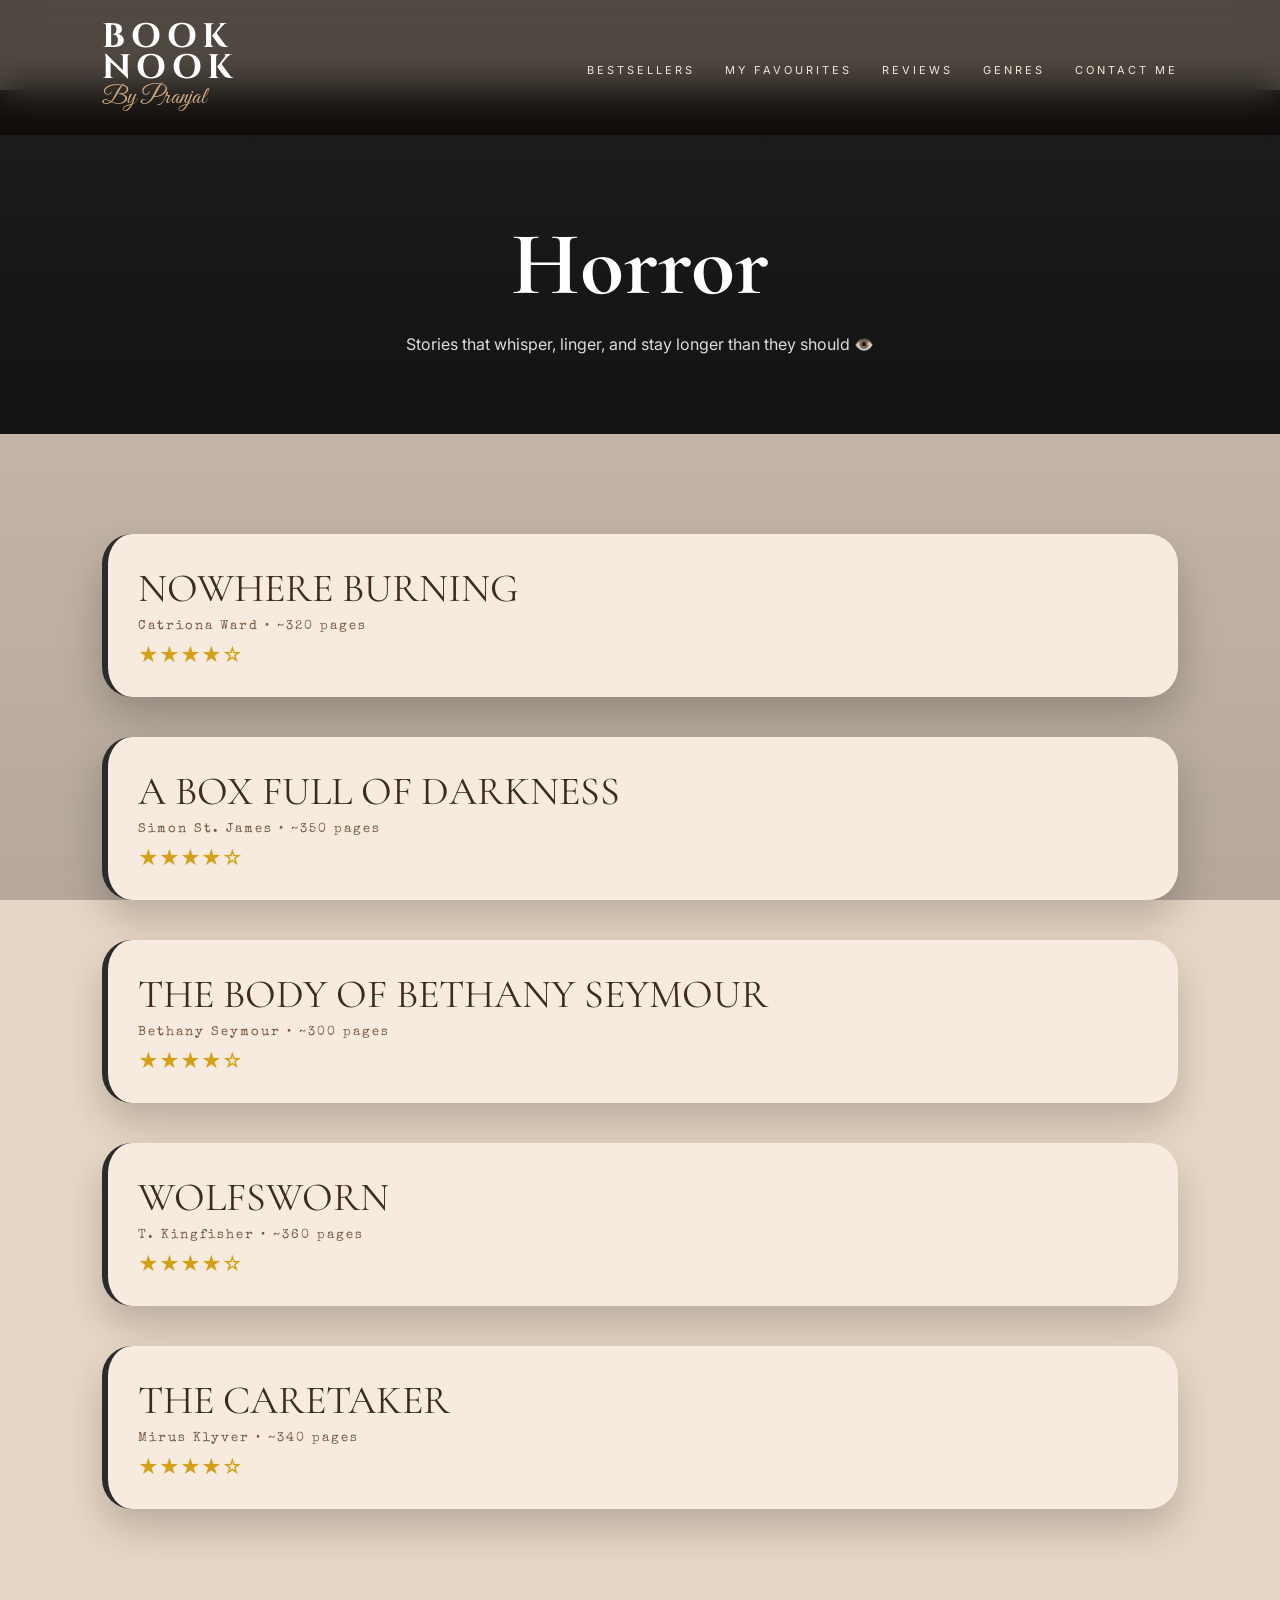
<file: horror.html>
<!DOCTYPE html>
<html lang="en">

<head>
<meta charset="UTF-8">
<meta name="viewport" content="width=device-width, initial-scale=1.0">

<title>Book Nook | Horror</title>

<link href="https://fonts.googleapis.com/css2?family=Cormorant+Garamond:wght@300;400;500;600;700&family=Cinzel:wght@400;500;600&family=Inter:wght@300;400;500&family=Great+Vibes&family=Special+Elite&display=swap" rel="stylesheet">

<style>

:root{
--bg:#e8d7c6;
--paper:#f6ebde;
--dark:#140c08;
--brown:#3d2b21;
--gold:#b18a5f;
--horror:#1e1a18;
}

*{
margin:0;
padding:0;
box-sizing:border-box;
}

body{
font-family:'Inter',sans-serif;
background:var(--bg);
color:var(--dark);
overflow-x:hidden;
padding-top:90px;
}

/* DARK HORROR BACKGROUND */
body::before{
content:"";
position:fixed;
inset:0;
background:
linear-gradient(rgba(0,0,0,0.25),rgba(0,0,0,0.55)),
url("https://images.unsplash.com/photo-1519682577862-22b62b24e493?q=80&w=1800");
background-size:cover;
opacity:.4;
z-index:-1;
}

/* NAVBAR */
nav{
position:fixed;
top:0;
left:0;
width:100%;
padding:22px 8%;
display:flex;
justify-content:space-between;
align-items:center;
background:rgba(12,8,6,.65);
backdrop-filter:blur(18px);
z-index:999;
}

.logo h1{
font-family:'Cinzel';
font-size:34px;
letter-spacing:6px;
color:white;
line-height:.9;
}

.logo p{
font-family:'Great Vibes';
font-size:24px;
color:#d0ab82;
}

nav ul{
display:flex;
gap:30px;
list-style:none;
}

nav a{
text-decoration:none;
font-size:11px;
letter-spacing:3px;
text-transform:uppercase;
color:#f1e5d7;
}

/* HERO */
.hero{
padding:120px 8% 80px;
text-align:center;
background:
linear-gradient(rgba(10,10,12,.9),rgba(10,10,12,.95)),
url("https://images.unsplash.com/photo-1529156069898-49953e39b3ac?q=80&w=2000");
background-size:cover;
background-position:center;
color:white;
}

.hero h1{
font-family:'Cormorant Garamond';
font-size:90px;
}

.hero p{
margin-top:15px;
opacity:.85;
}

/* SECTION */
section{
padding:100px 8%;
}

/* LETTER CARD */
.letter-card{
background:var(--paper);
border-radius:30px;
box-shadow:0 20px 40px rgba(0,0,0,.2);
overflow:hidden;
margin-bottom:40px;
cursor:pointer;
transition:.3s;
border-left:6px solid #2b2b2b;
}

.letter-card:hover{
transform:translateY(-6px);
}

.letter-header{
padding:30px;
}

.letter-title{
font-family:'Cormorant Garamond';
font-size:40px;
color:var(--brown);
}

.letter-sub{
font-family:'Special Elite';
font-size:13px;
color:#7a5a44;
margin-top:8px;
letter-spacing:2px;
}

.rating{
color:#d4a017;
font-size:20px;
margin-top:10px;
}

.letter-body{
max-height:0;
overflow:hidden;
transition:max-height .7s ease, padding .7s ease;
padding:0 30px;
}

.letter-card.active .letter-body{
max-height:2600px;
padding:20px 30px 40px;
}

.section{
margin-bottom:20px;
line-height:2;
font-size:15px;
}

.divider{
text-align:center;
margin:25px 0;
opacity:.5;
letter-spacing:3px;
}

/* RESPONSIVE */
@media(max-width:768px){
.hero h1{font-size:55px;}
.letter-title{font-size:30px;}
}

</style>
</head>

<body>

<!-- NAVBAR -->
<nav>

<div class="logo">
<h1>BOOK<br>NOOK</h1>
<p>By Pranjal</p>
</div>

<ul>
<li><a href="bestsellers.html">Bestsellers</a></li>
<li><a href="index.html#favorites">My Favourites</a></li>
<li><a href="index.html#reviews">Reviews</a></li>
<li><a href="genre.html">Genres</a></li>
<li><a href="index.html#contact">Contact Me</a></li>
</ul>

</nav>

<!-- HERO -->
<div class="hero">
<h1>Horror</h1>
<p>Stories that whisper, linger, and stay longer than they should 👁️</p>
</div>

<!-- CONTENT -->
<section>

<!-- BOOK 1 -->
<div class="letter-card">

<div class="letter-header">
<div class="letter-title">NOWHERE BURNING</div>
<div class="letter-sub">Catriona Ward • ~320 pages</div>
<div class="rating">★★★★☆</div>
</div>

<div class="letter-body">

<div class="section"><strong>The Premise</strong><br><br>
A remote place begins to unravel as memory and reality blur. The deeper you go, the more “nowhere” starts to feel alive.
</div>

<div class="divider">━━━━━━━━━━━━━━</div>

<div class="section"><strong>What Makes It Worth Picking Up</strong><br><br>
Atmospheric psychological horror built on unease rather than shocks. Reality feels unstable, even in quiet moments.
</div>

<div class="divider">━━━━━━━━━━━━━━</div>

<div class="section"><strong>My Reading Experience</strong><br><br>
This felt like walking through fog and realizing you’re not alone 😭🌫️<br><br>
Nothing ever feels fully stable 🫠👁️
</div>

<div class="divider">━━━━━━━━━━━━━━</div>

<div class="section"><strong>One Last Note</strong><br><br>
You’ll finish it and suddenly start trusting the corners of your room a little less 👁️📖
</div>

</div>
</div>

<!-- BOOK 2 -->
<div class="letter-card">

<div class="letter-header">
<div class="letter-title">A BOX FULL OF DARKNESS</div>
<div class="letter-sub">Simon St. James • ~350 pages</div>
<div class="rating">★★★★☆</div>
</div>

<div class="letter-body">

<div class="section"><strong>The Premise</strong><br><br>
A mysterious box exposes secrets that should have stayed buried.
</div>

<div class="divider">━━━━━━━━━━━━━━</div>

<div class="section"><strong>What Makes It Worth Picking Up</strong><br><br>
Investigative horror where curiosity itself becomes dangerous.
</div>

<div class="divider">━━━━━━━━━━━━━━</div>

<div class="section"><strong>My Reading Experience</strong><br><br>
This felt like opening something you immediately regret 😭📦
</div>

<div class="divider">━━━━━━━━━━━━━━</div>

<div class="section"><strong>One Last Note</strong><br><br>
You will keep reading even when your brain says stop 👁️📖
</div>

</div>
</div>

<!-- BOOK 3 -->
<div class="letter-card">

<div class="letter-header">
<div class="letter-title">THE BODY OF BETHANY SEYMOUR</div>
<div class="letter-sub">Bethany Seymour • ~300 pages</div>
<div class="rating">★★★★☆</div>
</div>

<div class="letter-body">

<div class="section"><strong>The Premise</strong><br><br>
A disturbing discovery exposes buried truths and hidden histories.
</div>

<div class="divider">━━━━━━━━━━━━━━</div>

<div class="section"><strong>My Reading Experience</strong><br><br>
Heavy, lingering, and unsettling in a quiet way 🫠
</div>

<div class="divider">━━━━━━━━━━━━━━</div>

<div class="section"><strong>One Last Note</strong><br><br>
This book doesn’t leave you when it ends 👁️
</div>

</div>
</div>

<!-- BOOK 4 -->
<div class="letter-card">

<div class="letter-header">
<div class="letter-title">WOLFSWORN</div>
<div class="letter-sub">T. Kingfisher • ~360 pages</div>
<div class="rating">★★★★☆</div>
</div>

<div class="letter-body">

<div class="section"><strong>The Premise</strong><br><br>
Folklore and reality blur as something ancient awakens.
</div>

<div class="divider">━━━━━━━━━━━━━━</div>

<div class="section"><strong>My Reading Experience</strong><br><br>
Like reading a warning you should’ve taken seriously 😭🌲
</div>

<div class="divider">━━━━━━━━━━━━━━</div>

<div class="section"><strong>One Last Note</strong><br><br>
Even silence feels loud after this 👁️📖
</div>

</div>
</div>

<!-- BOOK 5 -->
<div class="letter-card">

<div class="letter-header">
<div class="letter-title">THE CARETAKER</div>
<div class="letter-sub">Mirus Klyver • ~340 pages</div>
<div class="rating">★★★★☆</div>
</div>

<div class="letter-body">

<div class="section"><strong>The Premise</strong><br><br>
An isolated job turns into psychological confinement.
</div>

<div class="divider">━━━━━━━━━━━━━━</div>

<div class="section"><strong>My Reading Experience</strong><br><br>
At first quiet… then deeply unsettling 🏚️🫠
</div>

<div class="divider">━━━━━━━━━━━━━━</div>

<div class="section"><strong>One Last Note</strong><br><br>
The silence in this book feels intentional 👁️
</div>

</div>
</div>

</section>

<!-- JS -->
<script>
document.querySelectorAll(".letter-card").forEach(card=>{
card.addEventListener("click", ()=>{
card.classList.toggle("active");
});
});
</script>

</body>
</html>
</file>
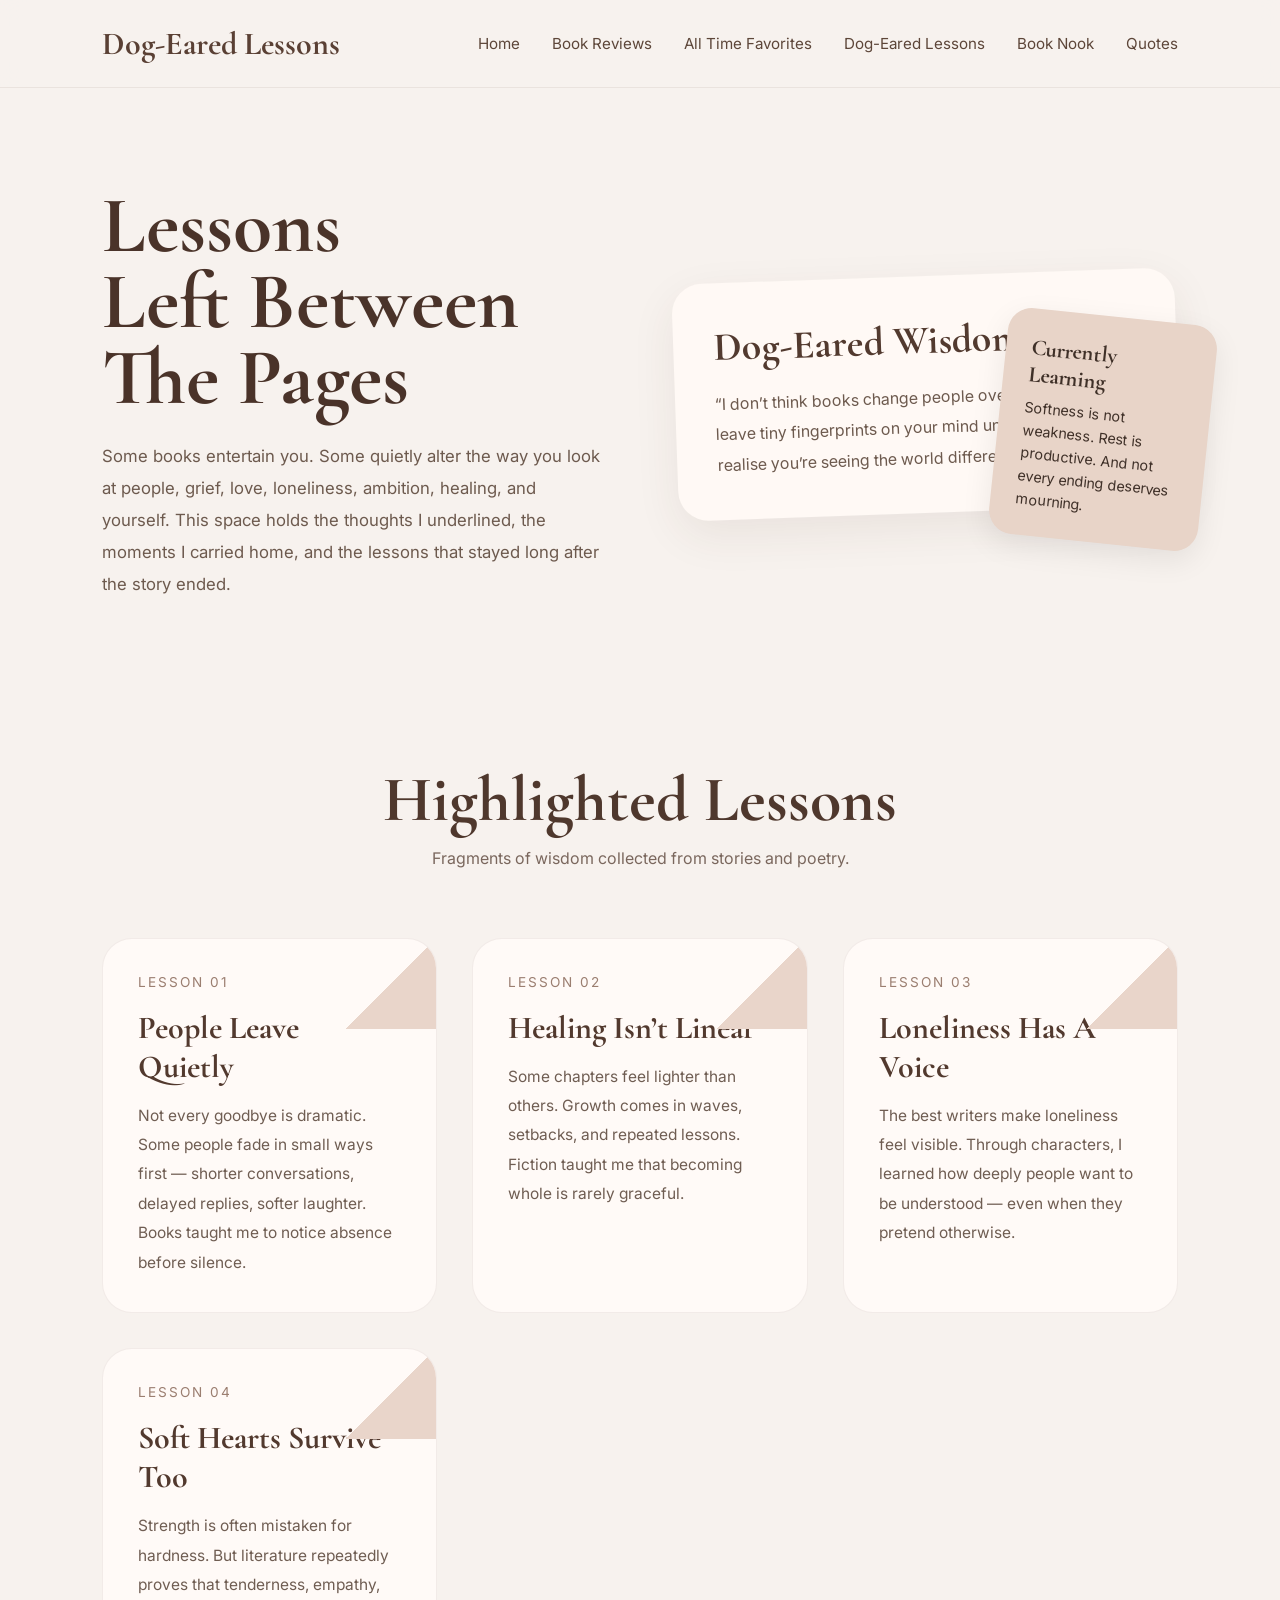
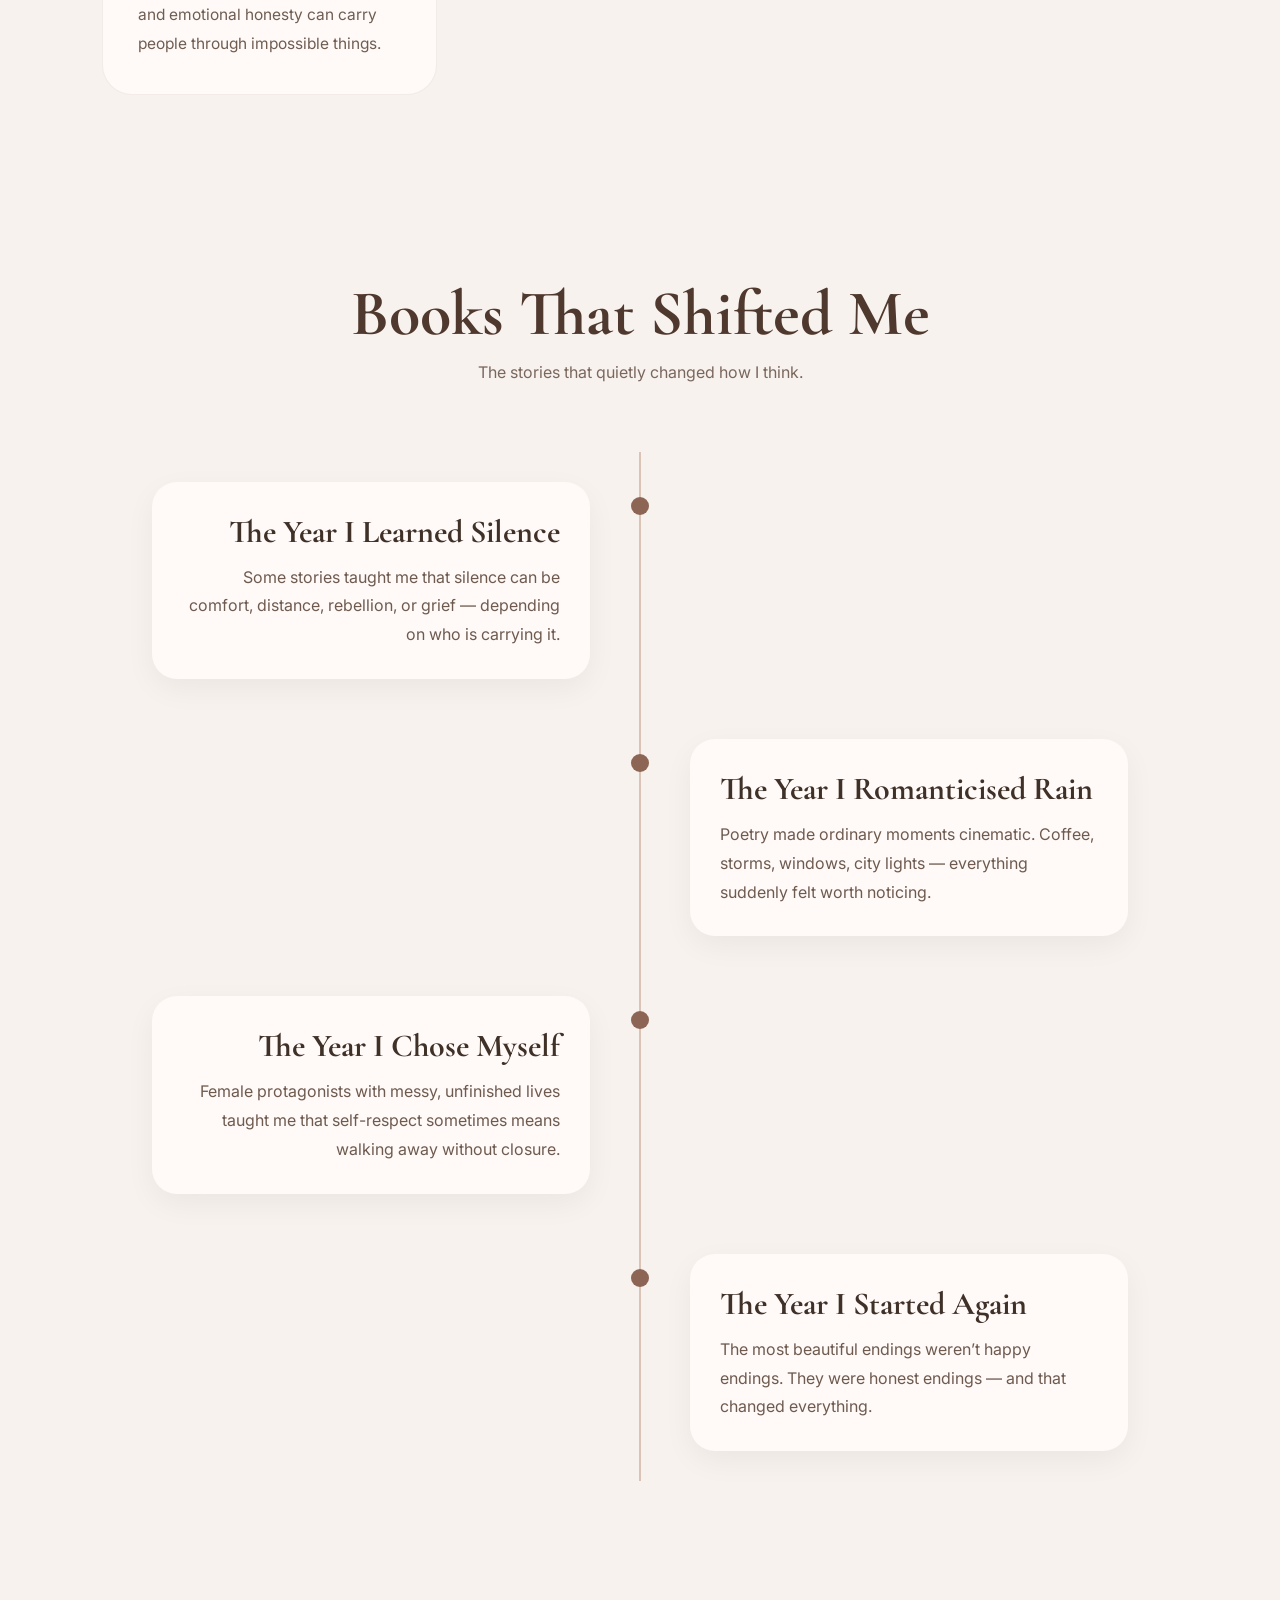
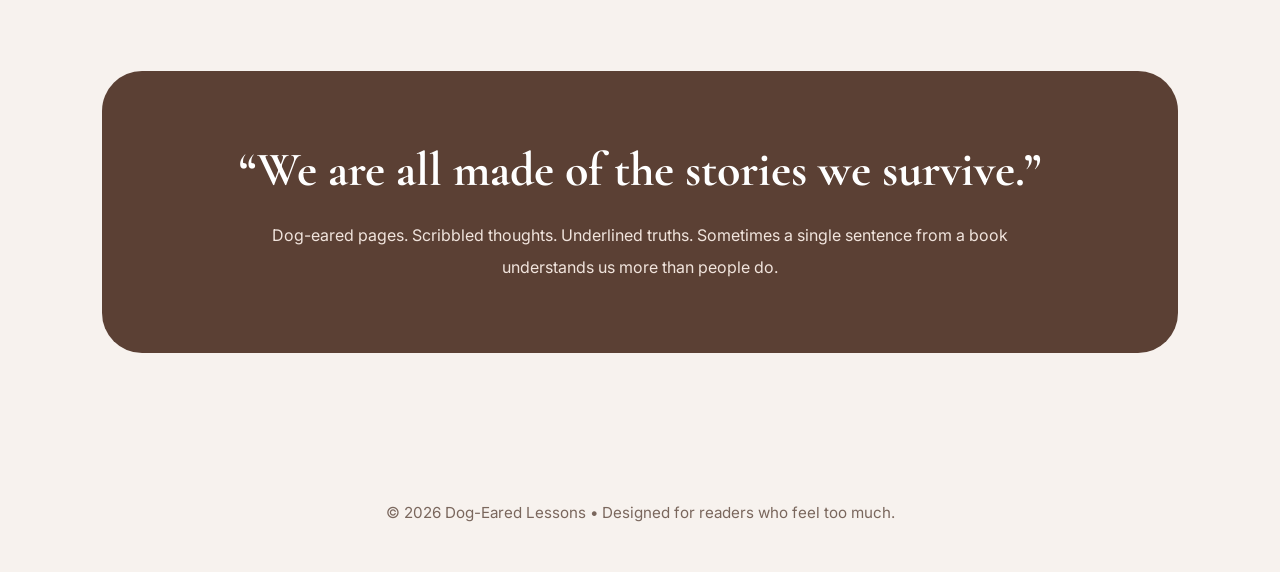
<file: lessons.html>
<!DOCTYPE html>
<html lang="en">
<head>
<meta charset="UTF-8" />
<meta name="viewport" content="width=device-width, initial-scale=1.0"/>
<title>Dog-Eared Lessons</title>

<link href="https://fonts.googleapis.com/css2?family=Cormorant+Garamond:wght@400;500;600;700&family=Inter:wght@300;400;500;600&display=swap" rel="stylesheet">

<style>

*{
    margin:0;
    padding:0;
    box-sizing:border-box;
}

body{
    background:#f7f2ee;
    font-family:'Inter',sans-serif;
    color:#3f3028;
    overflow-x:hidden;
}

/* NAVBAR */

.navbar{
    width:100%;
    padding:24px 8%;
    display:flex;
    justify-content:space-between;
    align-items:center;
    position:sticky;
    top:0;
    z-index:1000;
    background:rgba(247,242,238,0.9);
    backdrop-filter:blur(12px);
    border-bottom:1px solid rgba(84,57,44,0.08);
}

.logo{
    font-family:'Cormorant Garamond',serif;
    font-size:2rem;
    font-weight:700;
    color:#5a4034;
}

.nav-links{
    display:flex;
    gap:32px;
}

.nav-links a{
    text-decoration:none;
    color:#5d4639;
    font-size:0.95rem;
    position:relative;
}

.nav-links a::after{
    content:'';
    position:absolute;
    left:0;
    bottom:-5px;
    width:0%;
    height:1px;
    background:#5a4034;
    transition:0.4s;
}

.nav-links a:hover::after{
    width:100%;
}

/* HERO */

.hero{
    padding:100px 8% 70px;
    display:grid;
    grid-template-columns:1fr 1fr;
    gap:70px;
    align-items:center;
}

.hero-text h1{
    font-family:'Cormorant Garamond',serif;
    font-size:5rem;
    line-height:0.95;
    color:#4a3329;
    margin-bottom:25px;
}

.hero-text p{
    font-size:1.05rem;
    line-height:1.9;
    color:#6d5a4e;
    max-width:540px;
}

.hero-box{
    position:relative;
}

.quote-card{
    background:#fff9f5;
    padding:40px;
    border-radius:30px;
    box-shadow:0 15px 45px rgba(80,50,35,0.08);
    transform:rotate(-2deg);
}

.quote-card h2{
    font-family:'Cormorant Garamond',serif;
    font-size:2.5rem;
    margin-bottom:18px;
    color:#523a2f;
}

.quote-card p{
    line-height:1.9;
    color:#6d5a4e;
}

.floating-note{
    position:absolute;
    right:-30px;
    bottom:-30px;
    background:#e8d4c8;
    padding:25px;
    border-radius:24px;
    width:210px;
    transform:rotate(6deg);
    box-shadow:0 10px 30px rgba(0,0,0,0.08);
}

.floating-note h4{
    font-family:'Cormorant Garamond',serif;
    margin-bottom:8px;
    font-size:1.4rem;
}

.floating-note p{
    font-size:0.9rem;
    line-height:1.6;
}

/* LESSON CARDS */

.section{
    padding:90px 8%;
}

.section-title{
    text-align:center;
    margin-bottom:70px;
}

.section-title h2{
    font-family:'Cormorant Garamond',serif;
    font-size:4rem;
    color:#4f382d;
}

.section-title p{
    color:#7a675d;
    margin-top:10px;
    font-size:1rem;
}

.lessons-grid{
    display:grid;
    grid-template-columns:repeat(auto-fit,minmax(280px,1fr));
    gap:35px;
}

.lesson-card{
    background:#fffaf7;
    border-radius:30px;
    padding:35px;
    position:relative;
    overflow:hidden;
    transition:0.5s;
    border:1px solid rgba(90,64,52,0.08);
}

.lesson-card:hover{
    transform:translateY(-10px);
    box-shadow:0 20px 50px rgba(74,51,41,0.12);
}

.lesson-number{
    font-size:0.85rem;
    letter-spacing:2px;
    color:#9b7e70;
    margin-bottom:18px;
}

.lesson-card h3{
    font-family:'Cormorant Garamond',serif;
    font-size:2rem;
    margin-bottom:15px;
    color:#52392e;
}

.lesson-card p{
    line-height:1.9;
    color:#6f5d52;
    font-size:0.97rem;
}

.corner-fold{
    position:absolute;
    top:0;
    right:0;
    width:90px;
    height:90px;
    background:linear-gradient(
        135deg,
        transparent 50%,
        #e9d5ca 50%
    );
}

/* TIMELINE */

.timeline{
    margin-top:70px;
    position:relative;
}

.timeline::before{
    content:'';
    position:absolute;
    left:50%;
    top:0;
    transform:translateX(-50%);
    width:2px;
    height:100%;
    background:#dbc3b5;
}

.timeline-item{
    width:50%;
    padding:30px 50px;
    position:relative;
}

.timeline-item:nth-child(odd){
    left:0;
    text-align:right;
}

.timeline-item:nth-child(even){
    left:50%;
}

.timeline-content{
    background:#fffaf7;
    padding:30px;
    border-radius:25px;
    box-shadow:0 10px 30px rgba(0,0,0,0.05);
}

.timeline-content h3{
    font-family:'Cormorant Garamond',serif;
    font-size:2rem;
    margin-bottom:12px;
}

.timeline-content p{
    line-height:1.8;
    color:#6e5a4f;
}

.dot{
    position:absolute;
    width:18px;
    height:18px;
    background:#8c6555;
    border-radius:50%;
    top:45px;
}

.timeline-item:nth-child(odd) .dot{
    right:-9px;
}

.timeline-item:nth-child(even) .dot{
    left:-9px;
}

/* QUOTE STRIP */

.quote-strip{
    margin:100px 8%;
    background:#5b4034;
    color:white;
    border-radius:40px;
    padding:70px 10%;
    text-align:center;
}

.quote-strip h2{
    font-family:'Cormorant Garamond',serif;
    font-size:3rem;
    margin-bottom:20px;
}

.quote-strip p{
    line-height:2;
    color:#f1e4dd;
}

/* FOOTER */

footer{
    padding:50px 8%;
    text-align:center;
    color:#7a675d;
    font-size:0.95rem;
}

@media(max-width:950px){

.hero{
    grid-template-columns:1fr;
}

.hero-text h1{
    font-size:4rem;
}

.timeline::before{
    left:20px;
}

.timeline-item{
    width:100%;
    padding-left:60px;
    padding-right:0;
    text-align:left !important;
}

.timeline-item:nth-child(even){
    left:0;
}

.timeline-item:nth-child(odd) .dot,
.timeline-item:nth-child(even) .dot{
    left:11px;
}

}

@media(max-width:700px){

.nav-links{
    display:none;
}

.hero-text h1{
    font-size:3.2rem;
}

.section-title h2{
    font-size:3rem;
}

.quote-strip h2{
    font-size:2.2rem;
}

}

</style>
</head>

<body>

<!-- NAVBAR -->

<nav class="navbar">
    <div class="logo">Dog-Eared Lessons</div>

    <div class="nav-links">
        <a href="#">Home</a>
        <a href="#">Book Reviews</a>
        <a href="#">All Time Favorites</a>
        <a href="#">Dog-Eared Lessons</a>
        <a href="#">Book Nook</a>
        <a href="#">Quotes</a>
    </div>
</nav>

<!-- HERO -->

<section class="hero">

    <div class="hero-text">
        <h1>Lessons<br>Left Between<br>The Pages</h1>

        <p>
            Some books entertain you. Some quietly alter the way you
            look at people, grief, love, loneliness, ambition, healing,
            and yourself. This space holds the thoughts I underlined,
            the moments I carried home, and the lessons that stayed long
            after the story ended.
        </p>
    </div>

    <div class="hero-box">

        <div class="quote-card">
            <h2>Dog-Eared Wisdom</h2>

            <p>
                “I don’t think books change people overnight. I think
                they leave tiny fingerprints on your mind until one day
                you realise you’re seeing the world differently.”
            </p>
        </div>

        <div class="floating-note">
            <h4>Currently Learning</h4>

            <p>
                Softness is not weakness. Rest is productive. And not
                every ending deserves mourning.
            </p>
        </div>

    </div>

</section>

<!-- LESSONS -->

<section class="section">

    <div class="section-title">
        <h2>Highlighted Lessons</h2>
        <p>Fragments of wisdom collected from stories and poetry.</p>
    </div>

    <div class="lessons-grid">

        <div class="lesson-card">
            <div class="corner-fold"></div>

            <div class="lesson-number">LESSON 01</div>

            <h3>People Leave Quietly</h3>

            <p>
                Not every goodbye is dramatic. Some people fade in small
                ways first — shorter conversations, delayed replies,
                softer laughter. Books taught me to notice absence before
                silence.
            </p>
        </div>

        <div class="lesson-card">
            <div class="corner-fold"></div>

            <div class="lesson-number">LESSON 02</div>

            <h3>Healing Isn’t Linear</h3>

            <p>
                Some chapters feel lighter than others. Growth comes in
                waves, setbacks, and repeated lessons. Fiction taught me
                that becoming whole is rarely graceful.
            </p>
        </div>

        <div class="lesson-card">
            <div class="corner-fold"></div>

            <div class="lesson-number">LESSON 03</div>

            <h3>Loneliness Has A Voice</h3>

            <p>
                The best writers make loneliness feel visible. Through
                characters, I learned how deeply people want to be
                understood — even when they pretend otherwise.
            </p>
        </div>

        <div class="lesson-card">
            <div class="corner-fold"></div>

            <div class="lesson-number">LESSON 04</div>

            <h3>Soft Hearts Survive Too</h3>

            <p>
                Strength is often mistaken for hardness. But literature
                repeatedly proves that tenderness, empathy, and emotional
                honesty can carry people through impossible things.
            </p>
        </div>

    </div>

</section>

<!-- TIMELINE -->

<section class="section">

    <div class="section-title">
        <h2>Books That Shifted Me</h2>
        <p>The stories that quietly changed how I think.</p>
    </div>

    <div class="timeline">

        <div class="timeline-item">
            <div class="dot"></div>

            <div class="timeline-content">
                <h3>The Year I Learned Silence</h3>

                <p>
                    Some stories taught me that silence can be comfort,
                    distance, rebellion, or grief — depending on who is
                    carrying it.
                </p>
            </div>
        </div>

        <div class="timeline-item">
            <div class="dot"></div>

            <div class="timeline-content">
                <h3>The Year I Romanticised Rain</h3>

                <p>
                    Poetry made ordinary moments cinematic. Coffee,
                    storms, windows, city lights — everything suddenly
                    felt worth noticing.
                </p>
            </div>
        </div>

        <div class="timeline-item">
            <div class="dot"></div>

            <div class="timeline-content">
                <h3>The Year I Chose Myself</h3>

                <p>
                    Female protagonists with messy, unfinished lives
                    taught me that self-respect sometimes means walking
                    away without closure.
                </p>
            </div>
        </div>

        <div class="timeline-item">
            <div class="dot"></div>

            <div class="timeline-content">
                <h3>The Year I Started Again</h3>

                <p>
                    The most beautiful endings weren’t happy endings.
                    They were honest endings — and that changed
                    everything.
                </p>
            </div>
        </div>

    </div>

</section>

<!-- QUOTE STRIP -->

<section class="quote-strip">

    <h2>“We are all made of the stories we survive.”</h2>

    <p>
        Dog-eared pages. Scribbled thoughts. Underlined truths.
        Sometimes a single sentence from a book understands us more
        than people do.
    </p>

</section>

<footer>
    © 2026 Dog-Eared Lessons • Designed for readers who feel too much.
</footer>

</body>
</html>
</file>
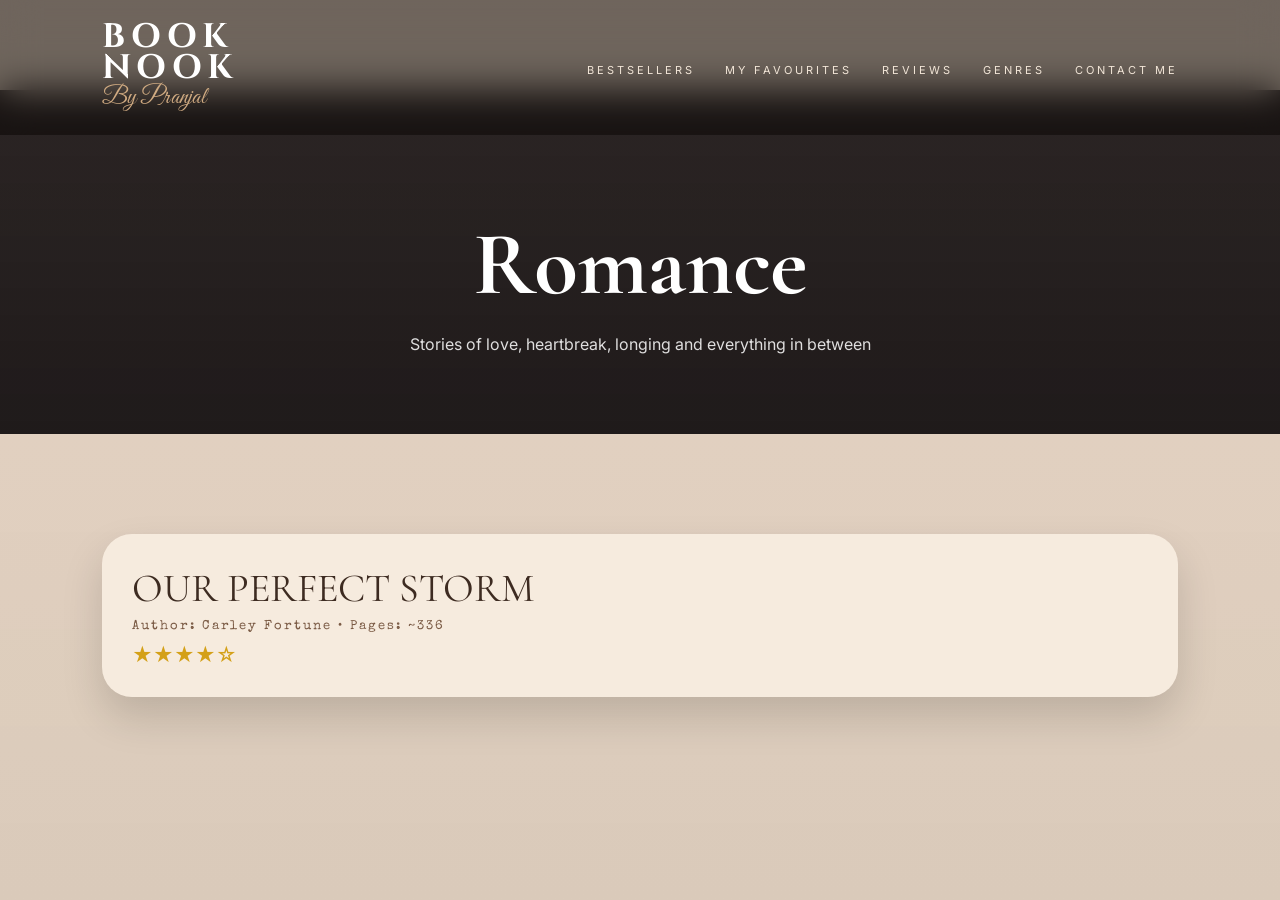
<file: romance.html>
<!DOCTYPE html>
<html lang="en">

<head>
<meta charset="UTF-8">
<meta name="viewport" content="width=device-width, initial-scale=1.0">

<title>Book Nook | Romance</title>

<link href="https://fonts.googleapis.com/css2?family=Cormorant+Garamond:wght@300;400;500;600;700&family=Cinzel:wght@400;500;600&family=Inter:wght@300;400;500&family=Great+Vibes&family=Special+Elite&display=swap" rel="stylesheet">

<style>

:root{
--bg:#e8d7c6;
--paper:#f6ebde;
--dark:#140c08;
--brown:#3d2b21;
--gold:#b18a5f;
--wine:#5b3938;
--pink:#c96b7c;
}

*{
margin:0;
padding:0;
box-sizing:border-box;
}

body{
font-family:'Inter',sans-serif;
background:var(--bg);
color:var(--dark);
overflow-x:hidden;
padding-top:90px;
}

/* BACKGROUND */
body::before{
content:"";
position:fixed;
inset:0;
background:
linear-gradient(rgba(255,248,240,0.08),rgba(0,0,0,0.2)),
url("https://images.unsplash.com/photo-1519682577862-22b62b24e493?q=80&w=1800");
background-size:cover;
opacity:.3;
z-index:-1;
}

/* NAVBAR */
nav{
position:fixed;
top:0;
left:0;
width:100%;
padding:22px 8%;
display:flex;
justify-content:space-between;
align-items:center;
background:rgba(12,8,6,.55);
backdrop-filter:blur(18px);
z-index:999;
}

.logo h1{
font-family:'Cinzel';
font-size:34px;
letter-spacing:6px;
color:white;
line-height:.9;
}

.logo p{
font-family:'Great Vibes';
font-size:24px;
color:#d0ab82;
}

nav ul{
display:flex;
gap:30px;
list-style:none;
}

nav a{
text-decoration:none;
font-size:11px;
letter-spacing:3px;
text-transform:uppercase;
color:#f1e5d7;
}

/* HERO */
.hero{
padding:120px 8% 80px;
text-align:center;
background:
linear-gradient(rgba(10,6,8,.85),rgba(10,6,8,.9)),
url("https://images.unsplash.com/photo-1529156069898-49953e39b3ac?q=80&w=2000");
background-size:cover;
background-position:center;
color:white;
}

.hero h1{
font-family:'Cormorant Garamond';
font-size:90px;
}

.hero p{
margin-top:15px;
opacity:.85;
}

/* SECTION */
section{
padding:100px 8%;
}

/* LETTER CARD */
.letter-card{
background:var(--paper);
border-radius:30px;
box-shadow:0 20px 40px rgba(0,0,0,.15);
overflow:hidden;
margin-bottom:40px;
cursor:pointer;
transition:.3s;
}

.letter-card:hover{
transform:translateY(-6px);
}

.letter-header{
padding:30px;
}

.letter-title{
font-family:'Cormorant Garamond';
font-size:40px;
color:var(--brown);
}

.letter-sub{
font-family:'Special Elite';
font-size:13px;
color:#7a5a44;
margin-top:8px;
letter-spacing:2px;
}

.rating{
color:#d4a017;
font-size:20px;
margin-top:10px;
}

.letter-body{
max-height:0;
overflow:hidden;
transition:max-height .6s ease, padding .6s ease;
padding:0 30px;
}

.letter-card.active .letter-body{
max-height:2000px;
padding:20px 30px 40px;
}

.section{
margin-bottom:20px;
line-height:2;
font-size:15px;
}

.divider{
text-align:center;
margin:25px 0;
letter-spacing:3px;
opacity:.5;
}

/* RESPONSIVE */
@media(max-width:768px){
.hero h1{font-size:55px;}
.letter-title{font-size:30px;}
}

</style>
</head>

<body>

<!-- NAVBAR -->
<nav>

<div class="logo">
<h1>BOOK<br>NOOK</h1>
<p>By Pranjal</p>
</div>

<ul>
<li><a href="bestsellers.html">Bestsellers</a></li>
<li><a href="index.html#favorites">My Favourites</a></li>
<li><a href="index.html#reviews">Reviews</a></li>
<li><a href="genre.html">Genres</a></li>
<li><a href="index.html#contact">Contact Me</a></li>
</ul>

</nav>

<!-- HERO -->
<div class="hero">
<h1>Romance</h1>
<p>Stories of love, heartbreak, longing and everything in between</p>
</div>

<!-- CONTENT -->
<section>

<!-- BOOK 1 -->
<div class="letter-card">

<div class="letter-header">
<div class="letter-title">OUR PERFECT STORM</div>
<div class="letter-sub">Author: Carley Fortune • Pages: ~336</div>
<div class="rating">★★★★☆</div>
</div>

<div class="letter-body">

<div class="section">
<strong>The Premise</strong><br><br>
Two people reconnect during what was meant to be a temporary trip, but nothing about it stays temporary for long. What begins as a chance encounter slowly deepens into something emotionally complicated—built on unfinished conversations, lingering memories, and feelings that were never fully resolved.
</div>

<div class="divider">━━━━━━━━━━━━━━</div>

<div class="section">
<strong>What Makes It Worth Picking Up</strong><br><br>
A soft, atmospheric romance shaped by nostalgia, timing, and the quiet question of “what if.” It leans heavily into mood—summer air, quiet tension, and emotional pauses that say more than dialogue ever could. It’s less about falling in love, and more about returning to a version of yourself you thought you had already outgrown.
</div>

<div class="divider">━━━━━━━━━━━━━━</div>

<div class="section">
<strong>My Reading Experience</strong><br><br>
This book felt like being caught in an emotional tide 🌊😭<br><br>

It starts gently—almost comforting—and then slowly you realize you’re deeply attached to people making very questionable emotional decisions 🫠💔<br><br>

I kept thinking: “just communicate properly,” while also rooting for them to figure it out anyway 💭😭
</div>

<div class="divider">━━━━━━━━━━━━━━</div>

<div class="section">
<strong>Read This If You Enjoy...</strong><br><br>
• 🌊 Second-chance romance<br>
• 💔 Slow emotional burn<br>
• 🌙 Nostalgic summer settings<br>
• 🫶 Character-driven stories<br>
• 💬 Unspoken feelings resurfacing
</div>

<div class="divider">━━━━━━━━━━━━━━</div>

<div class="section">
<strong>Shelf Tags</strong><br><br>
#Romance #SecondChance #Emotional #SlowBurn #Nostalgia
</div>

<div class="divider">━━━━━━━━━━━━━━</div>

<div class="section">
<strong>One Last Note From the Nook</strong><br><br>
📖 Reader’s Warning: Emotional overflow possible 🌊💔<br><br>

This story doesn’t hit loudly—it seeps in quietly and stays longer than expected.<br><br>

You’ll start reading casually, and somewhere along the way realize you’re emotionally revisiting old memories you didn’t plan to open 🌙✨
</div>

</div>
</div>

</section>

<!-- JS -->
<script>
document.querySelectorAll(".letter-card").forEach(card=>{
card.addEventListener("click", ()=>{
card.classList.toggle("active");
});
});
</script>

</body>
</html>
</file>
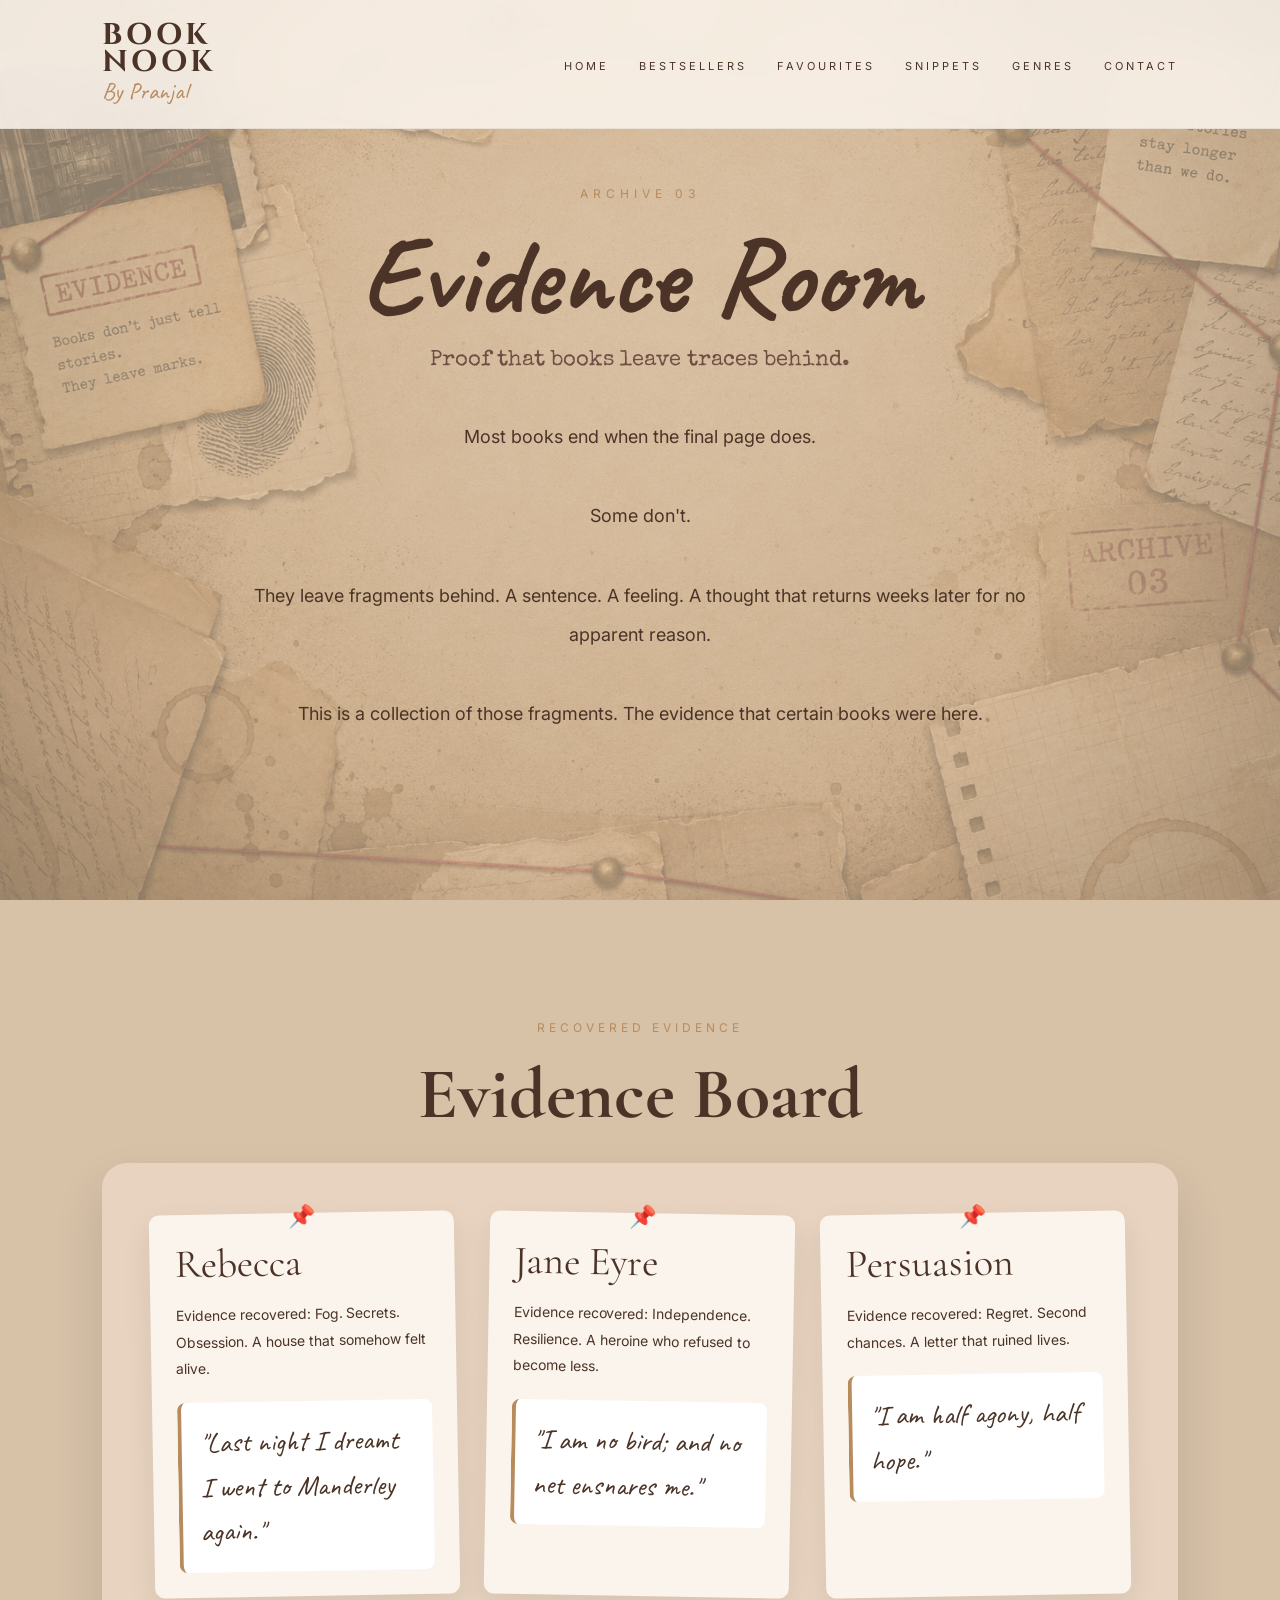
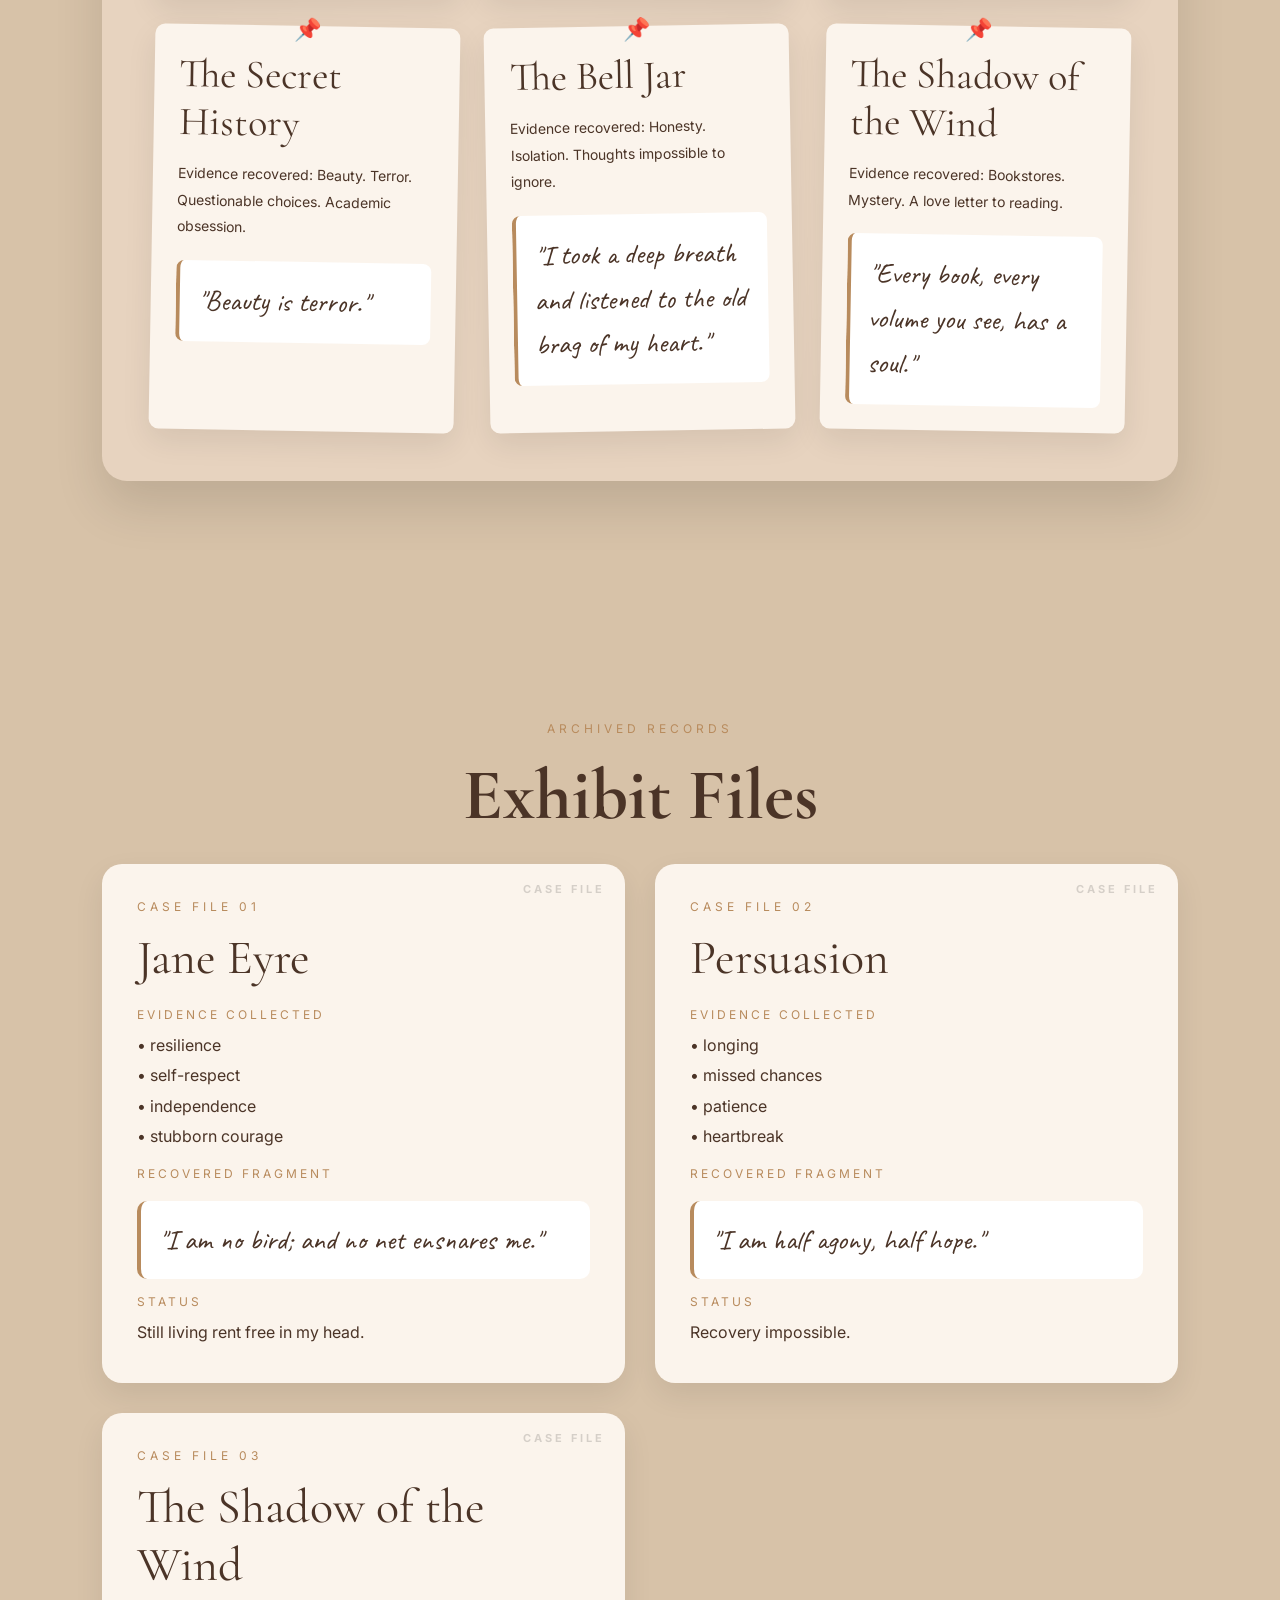
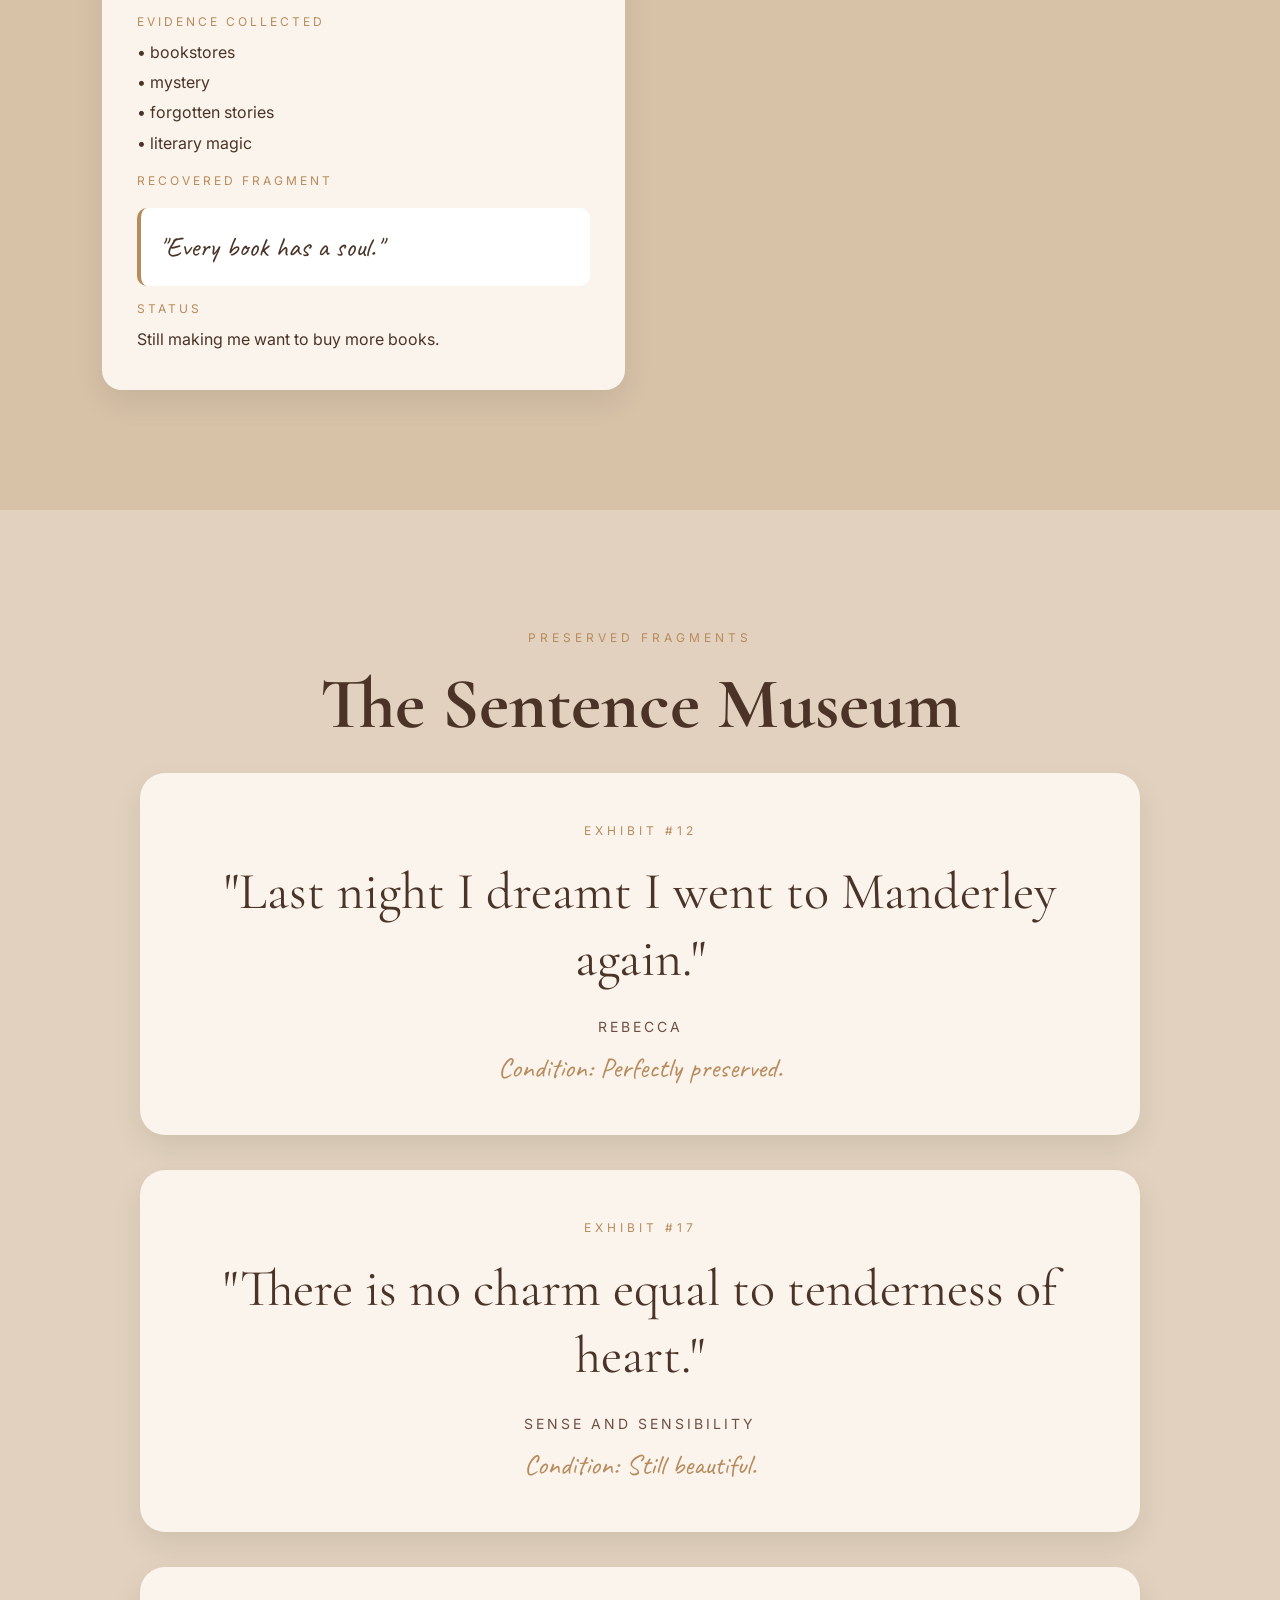
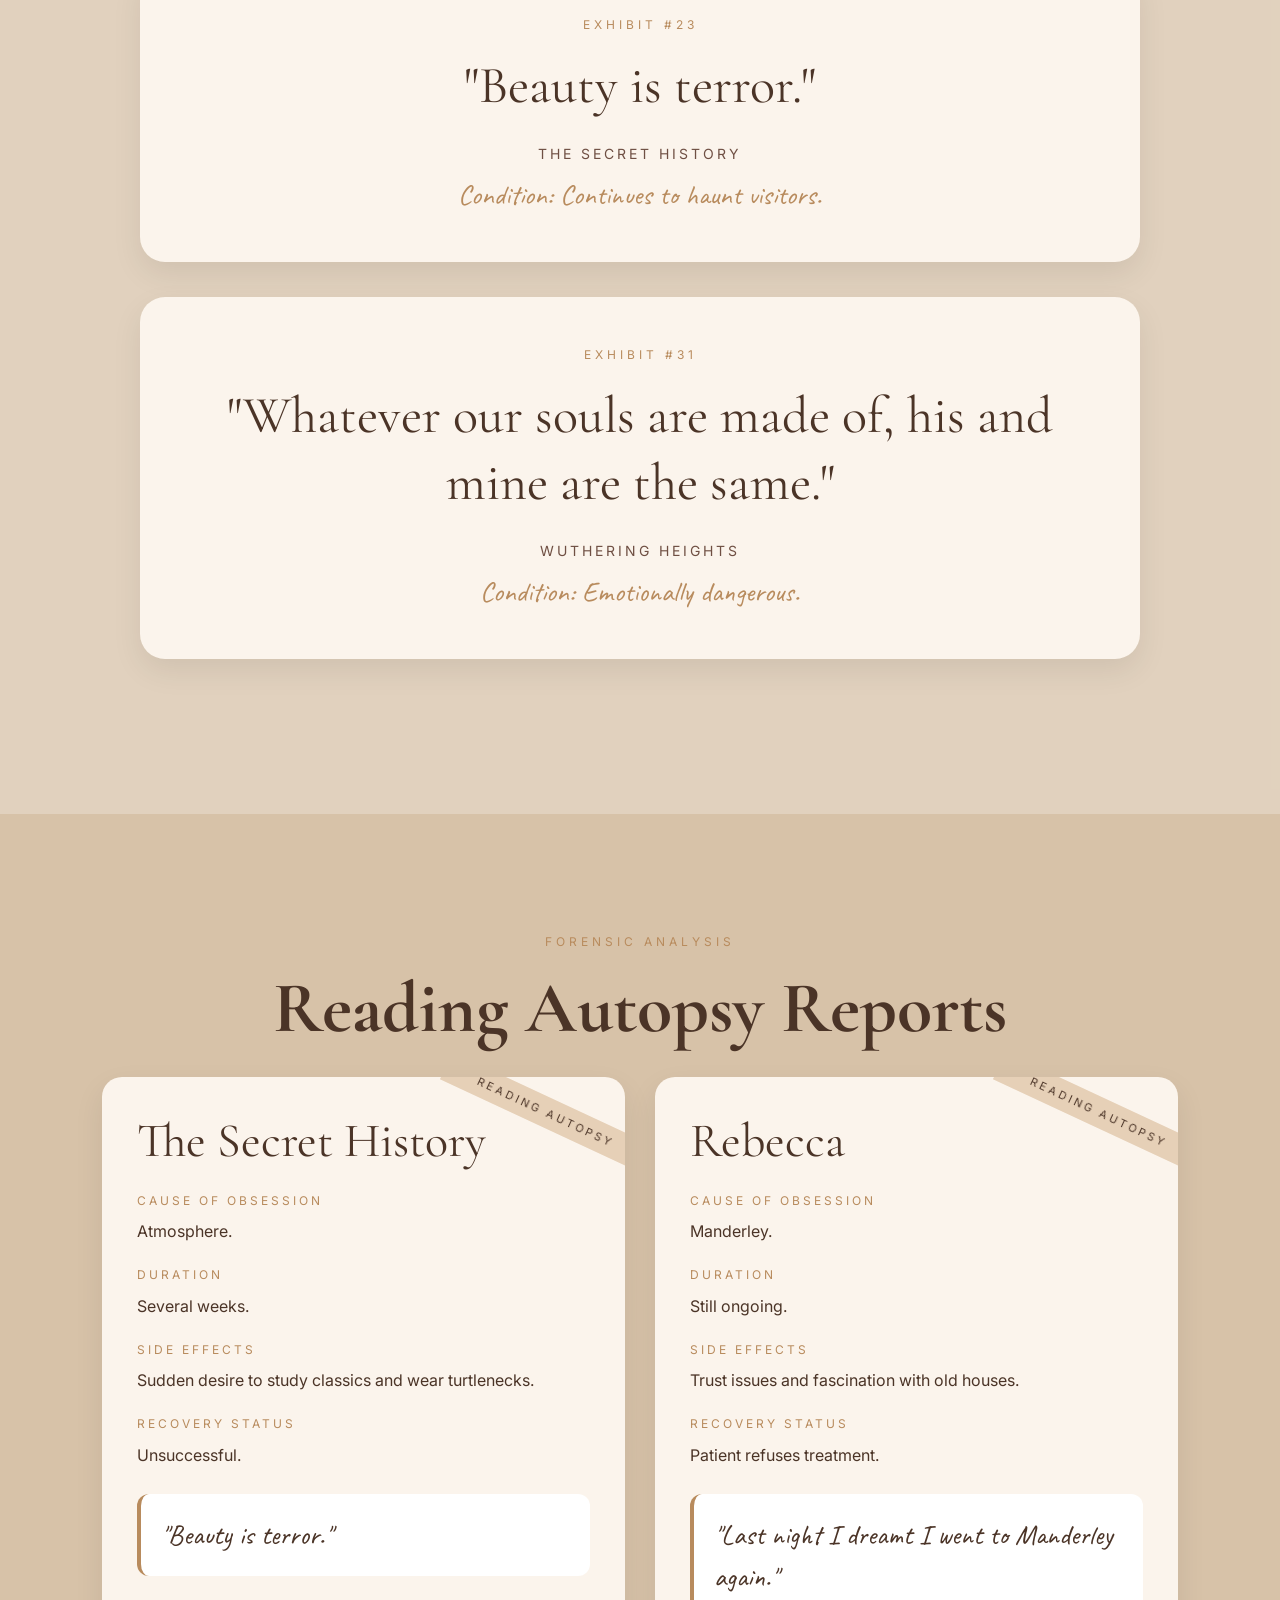
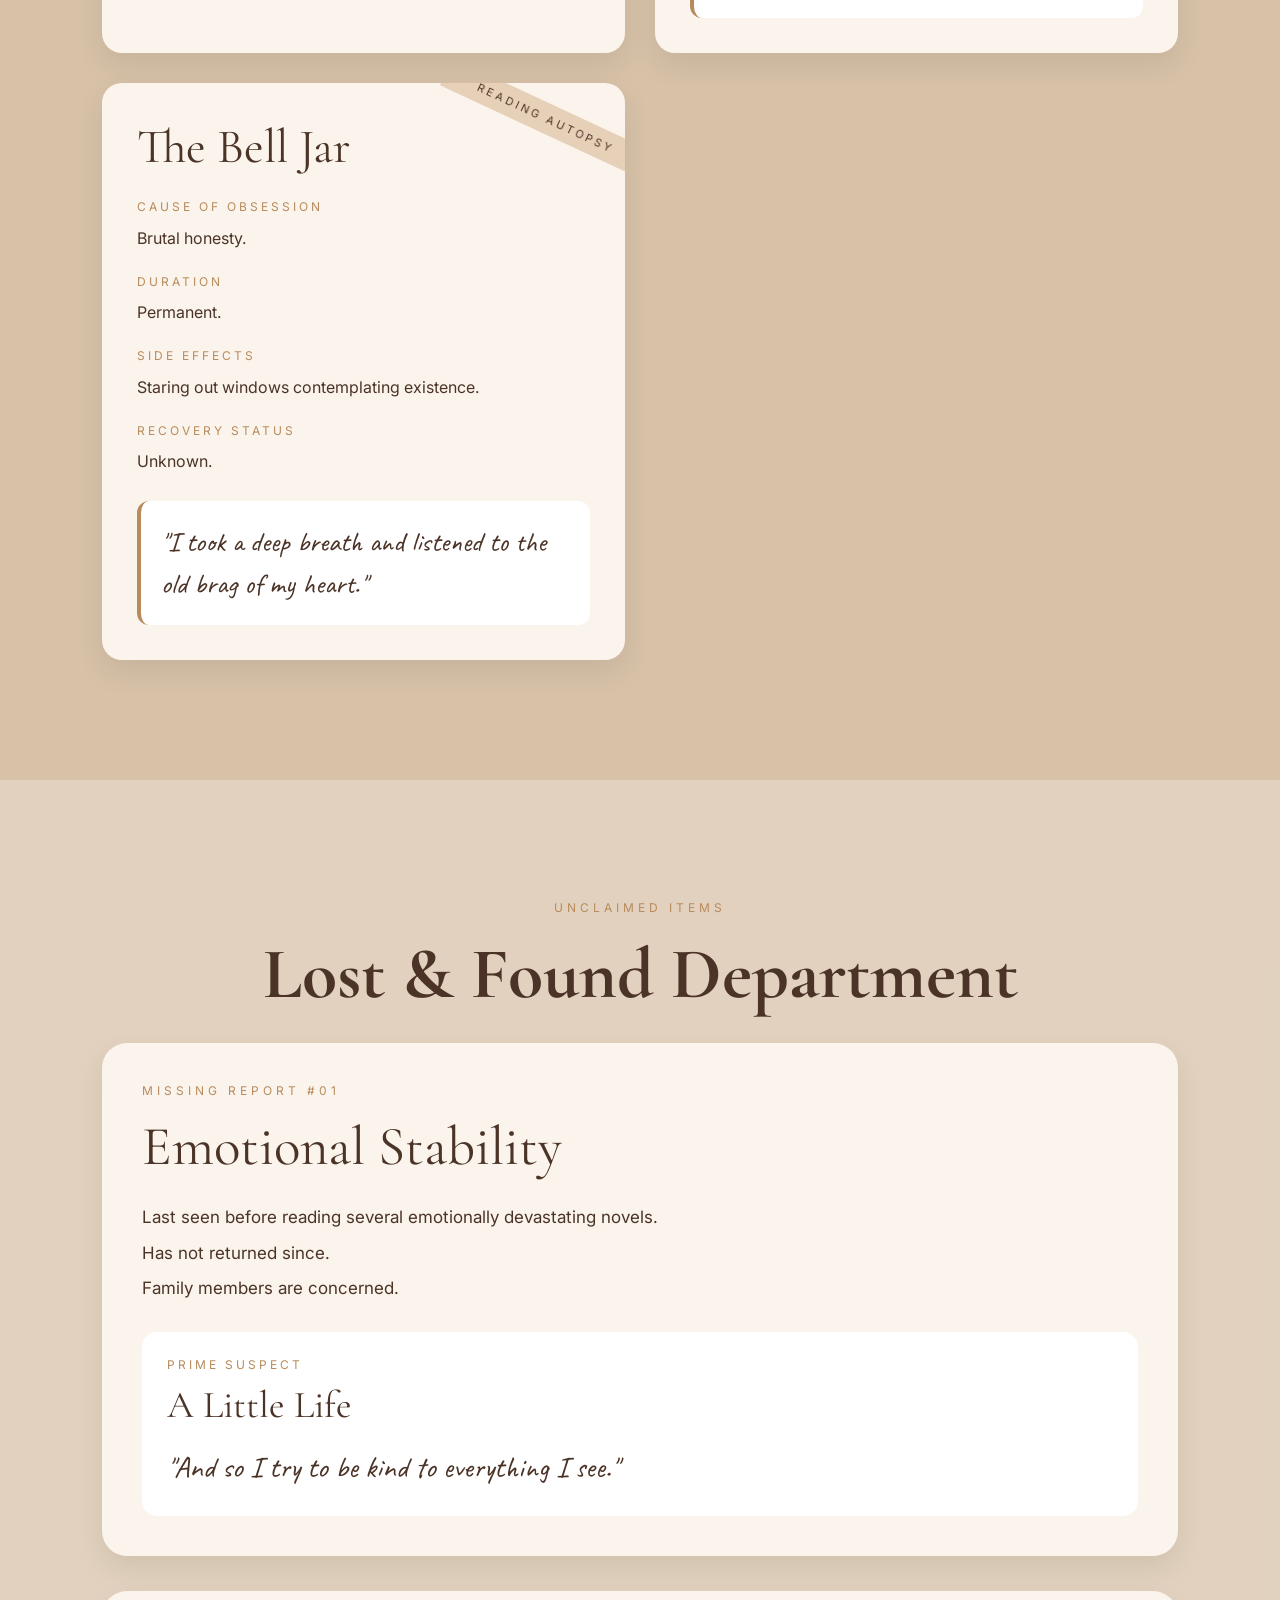
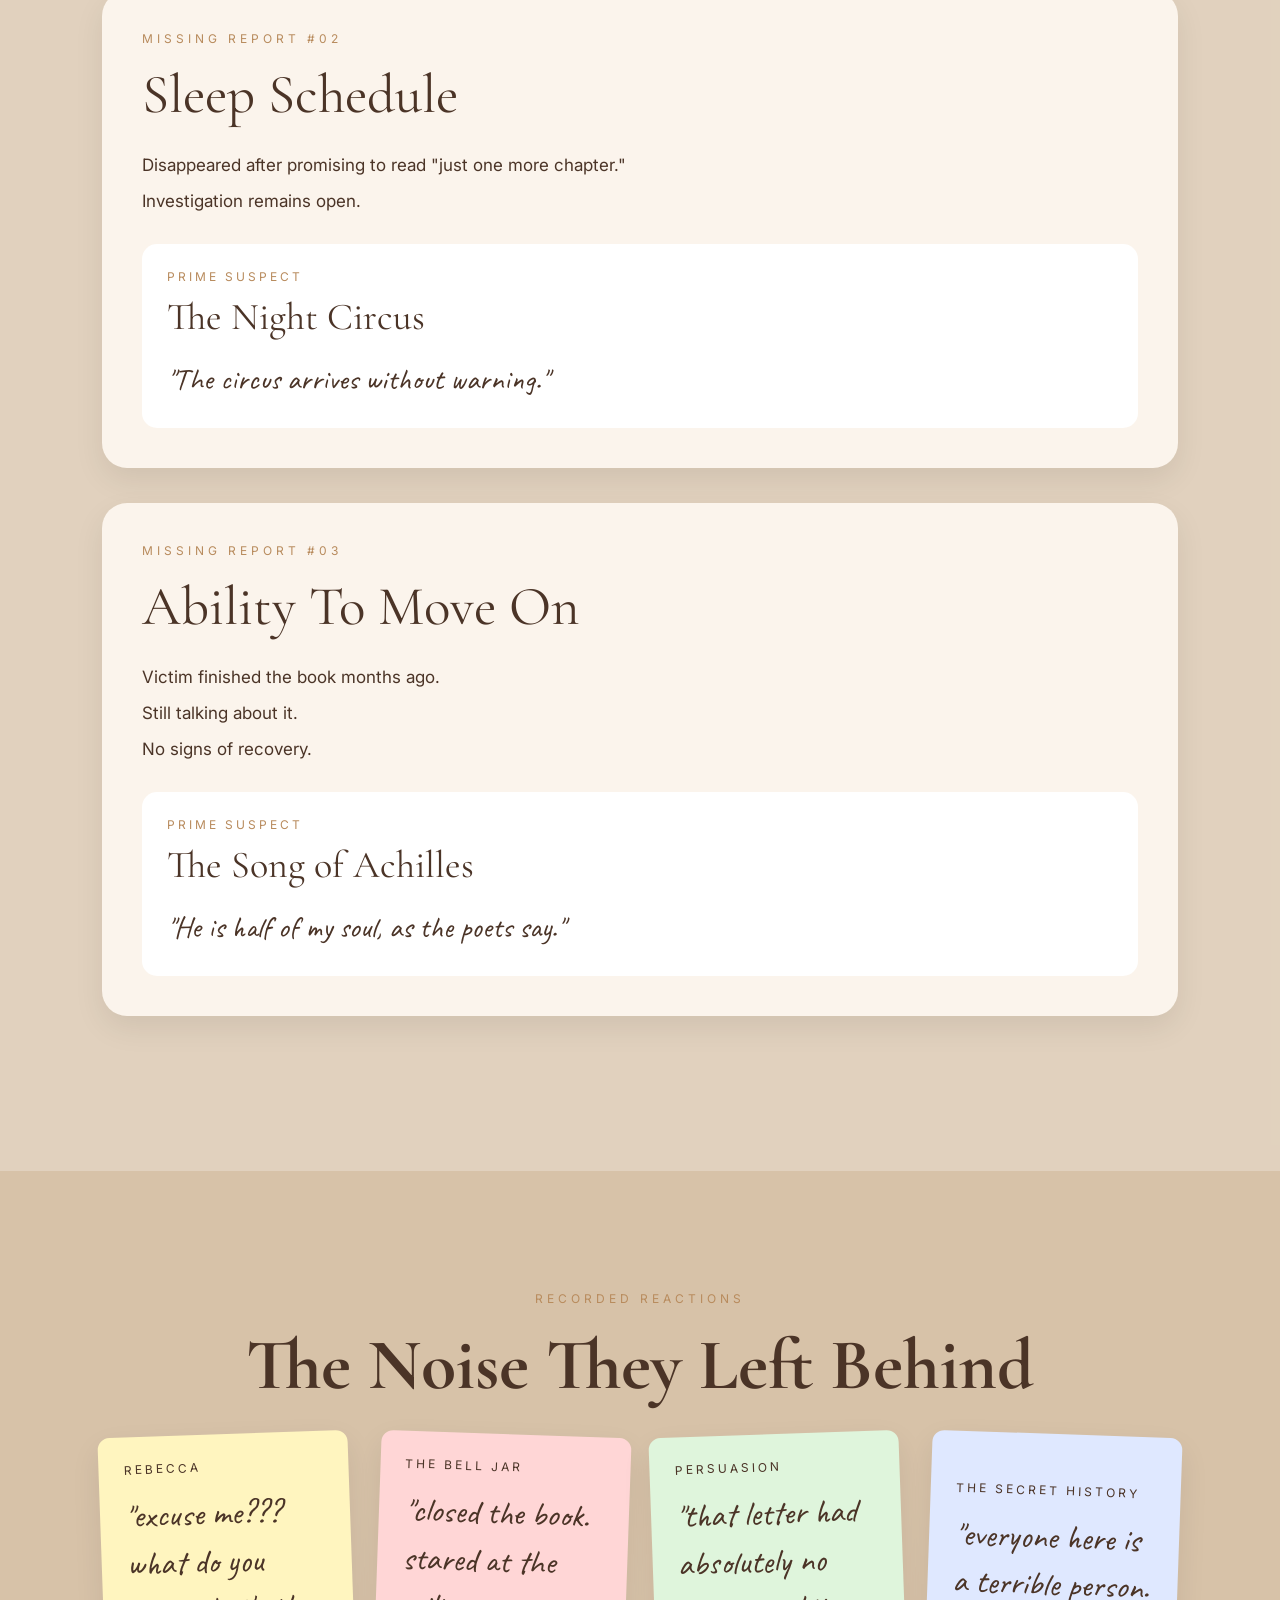
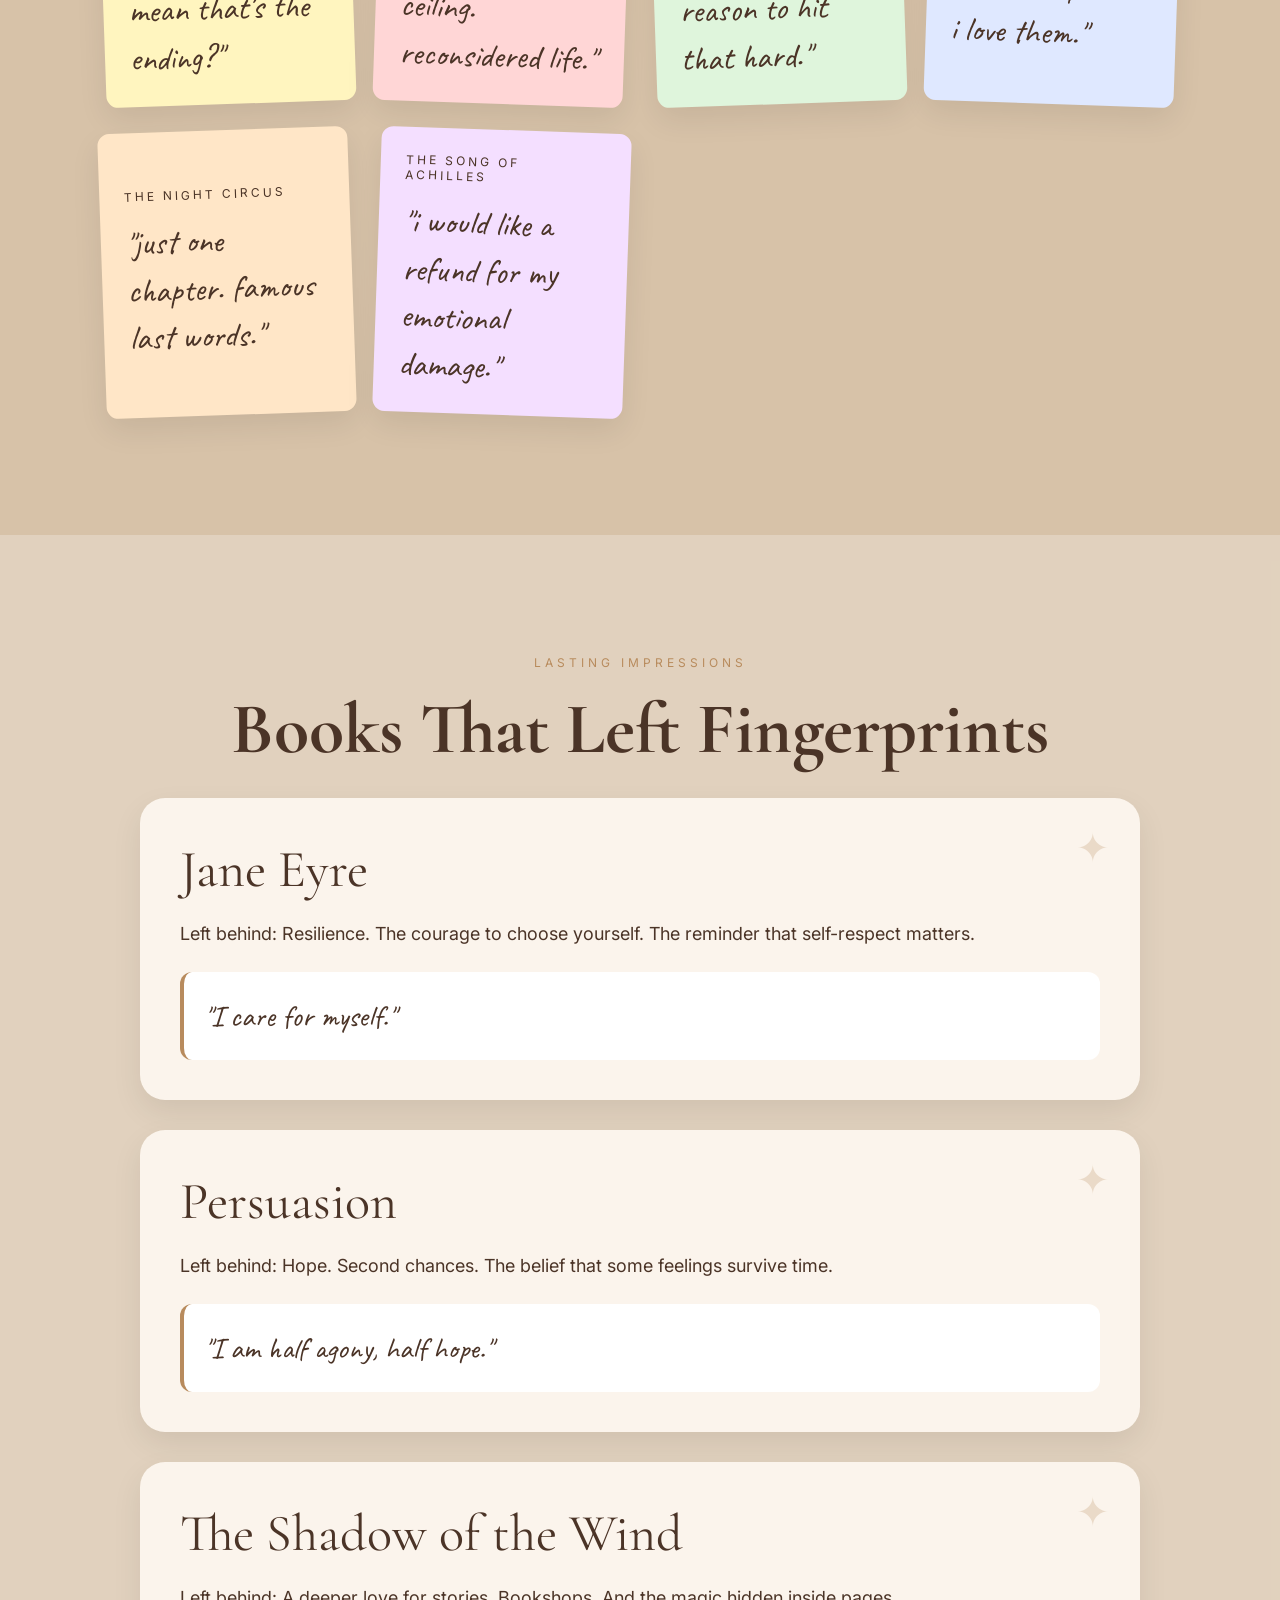
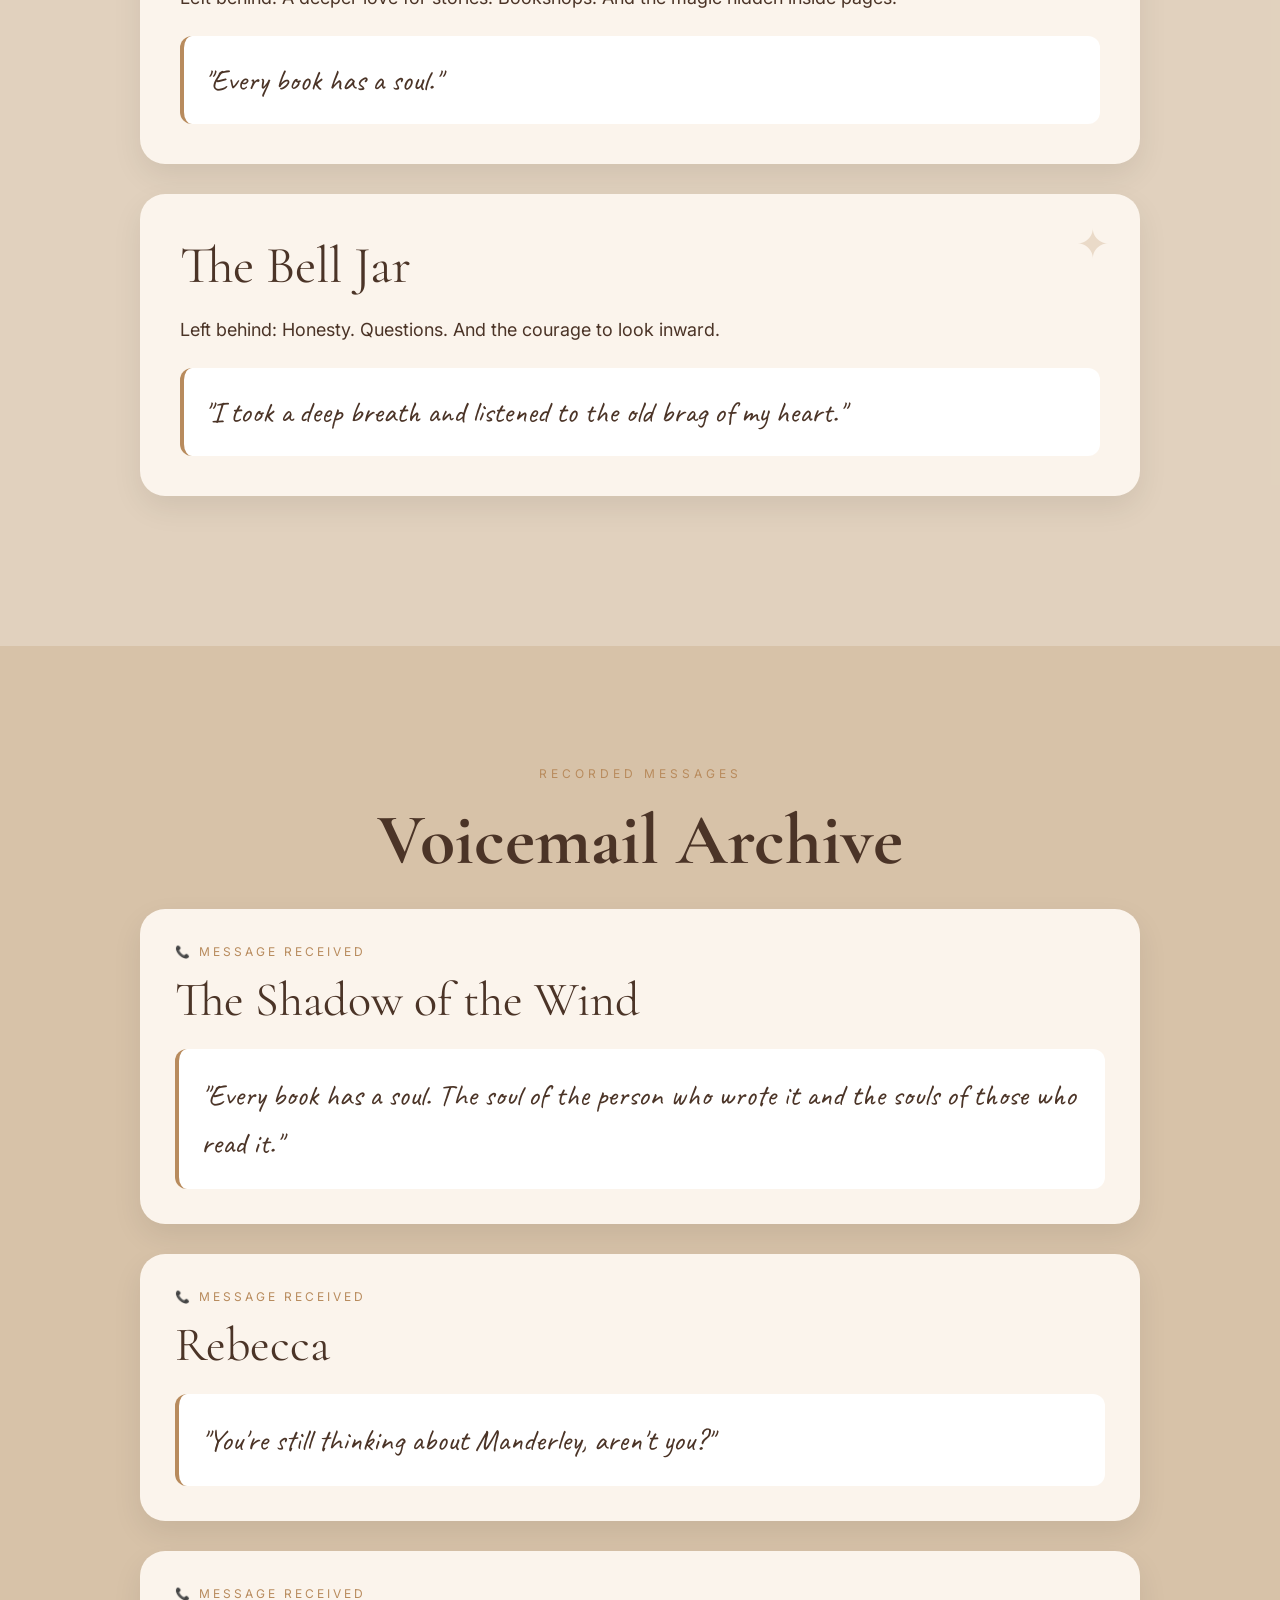
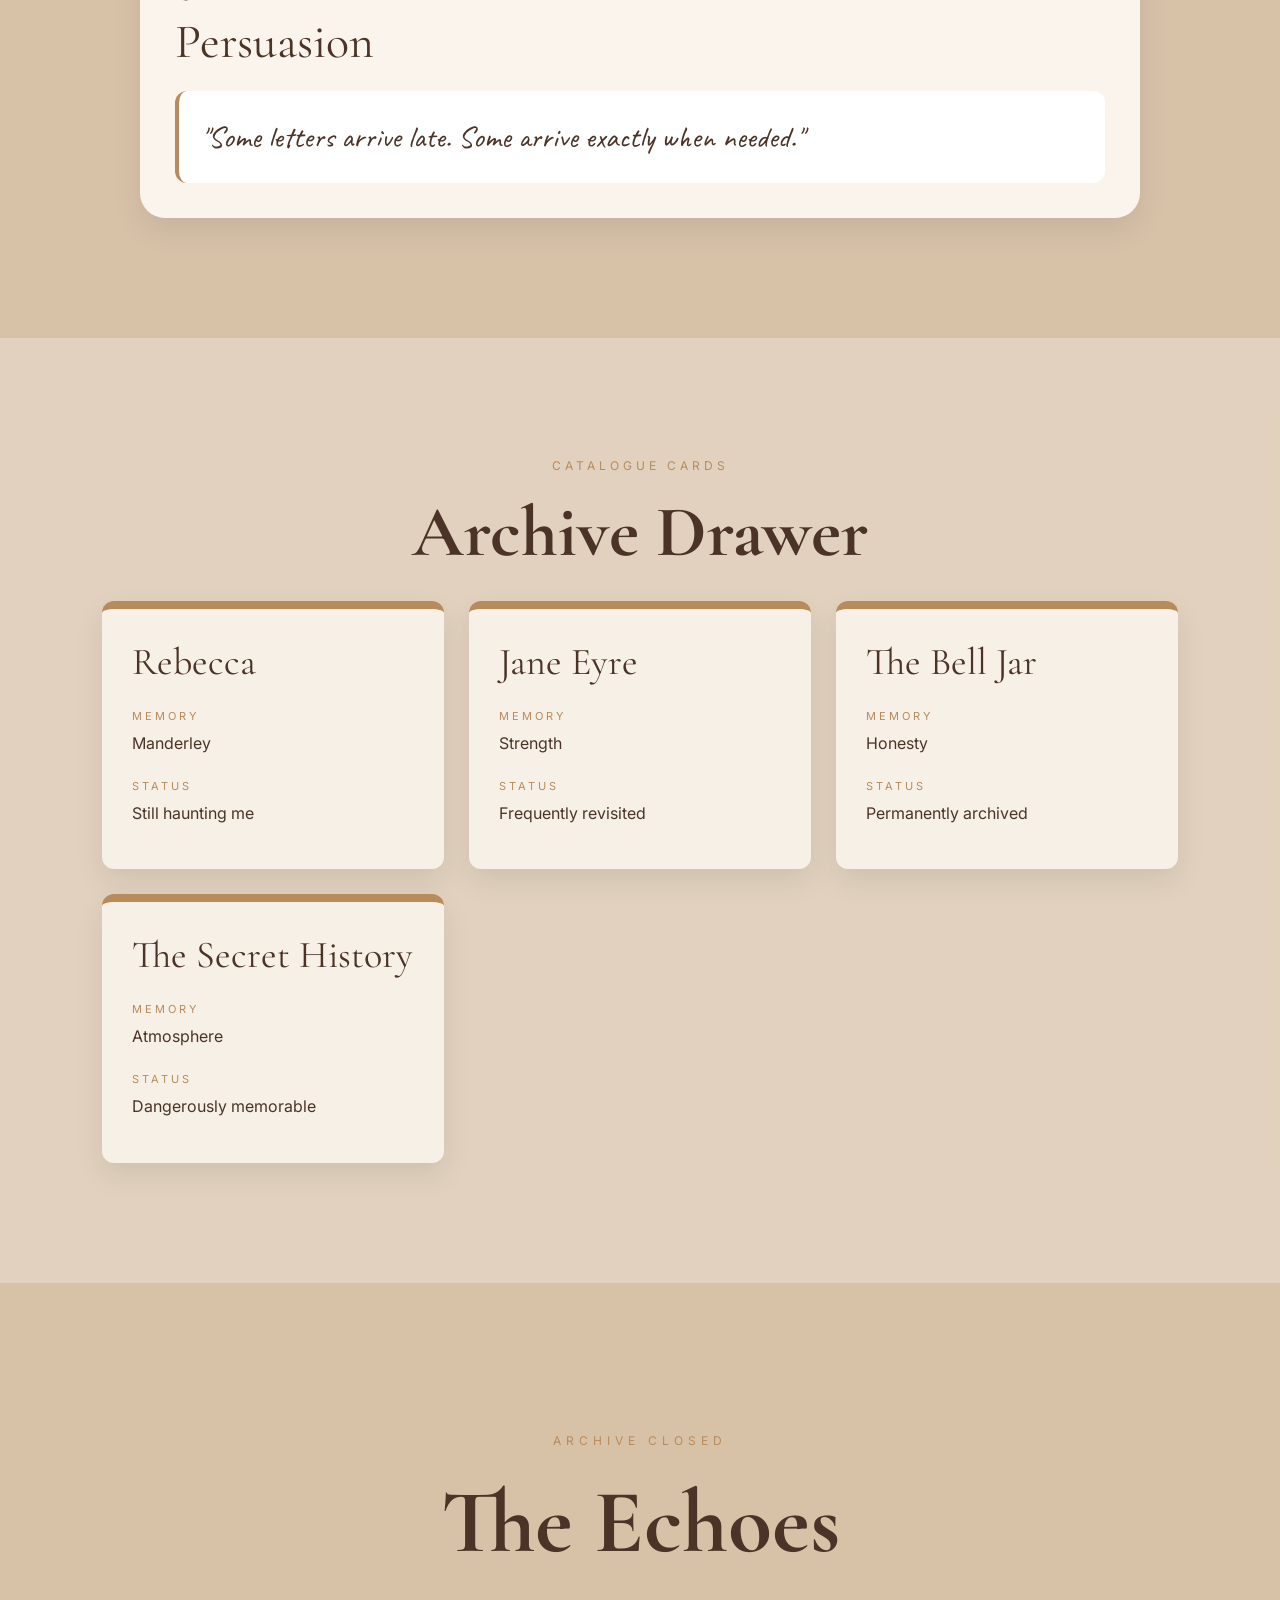
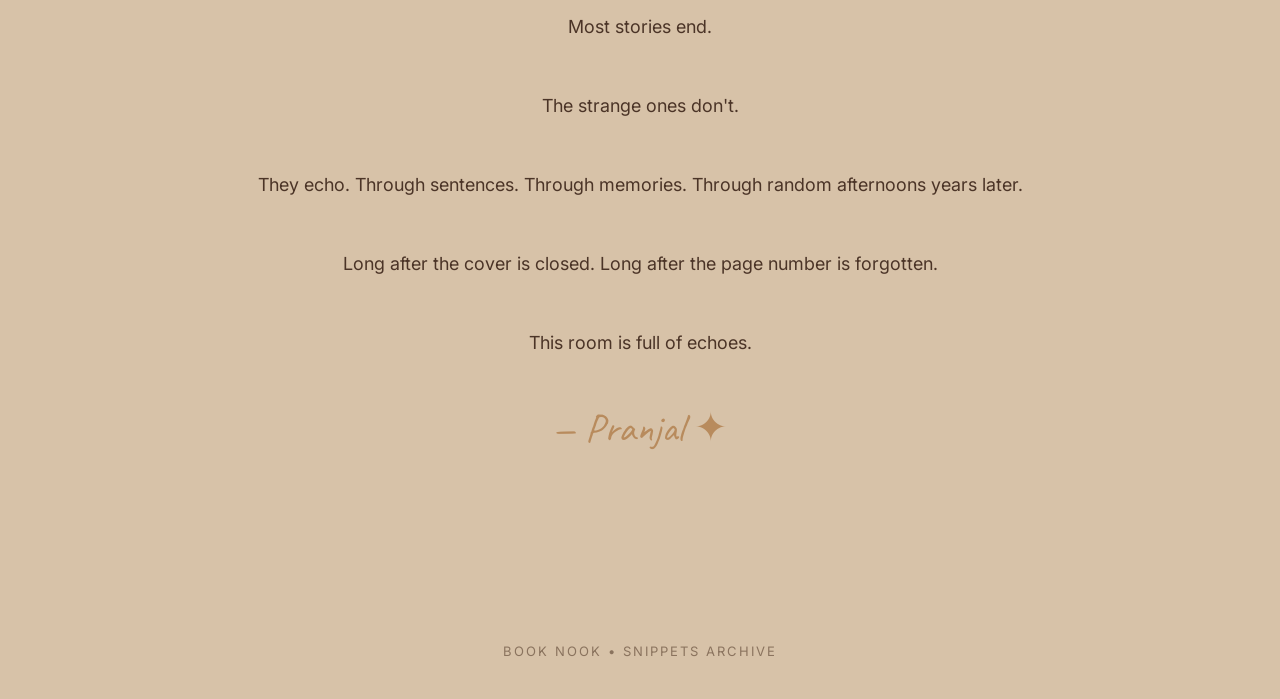
<file: snippets.html>
<!-- ==========================================
CHUNK 1
SNIPPETS PAGE
HERO + EVIDENCE BOARD
========================================== -->

<!DOCTYPE html>
<html lang="en">

<head>

<meta charset="UTF-8">

<meta name="viewport"
content="width=device-width, initial-scale=1.0">

<title>
Book Nook | Snippets
</title>

<link rel="preconnect"
href="https://fonts.googleapis.com">

<link rel="preconnect"
href="https://fonts.gstatic.com"
crossorigin>

<link href="https://fonts.googleapis.com/css2?family=Cormorant+Garamond:wght@300;400;500;600;700&family=Cinzel:wght@400;500;600&family=Inter:wght@300;400;500&family=Caveat:wght@400;500;600;700&family=Special+Elite&display=swap"
rel="stylesheet">

<style>

/* ==========================================
ROOT
========================================== */

:root{

--bg:#efe1d1;

--paper:#fbf4ec;

--paper-dark:#f2e4d4;

--brown:#4b3427;

--gold:#b88b5d;

--accent:#6f4f43;

--shadow:
0 12px 30px rgba(0,0,0,.08);

--shadow-lg:
0 25px 50px rgba(0,0,0,.12);

}

*{

margin:0;

padding:0;

box-sizing:border-box;

scroll-behavior:smooth;

}


  /* ==========================================
EVIDENCE BOARD BACKGROUND
========================================== */

body{

font-family:'Inter',sans-serif;

background:#d7c2a8;

color:var(--brown);

overflow-x:hidden;

}

body::before{

content:"";

position:fixed;
inset:0;

background:
linear-gradient(
rgba(215,194,168,.65),
rgba(215,194,168,.65)
),
url("file_000000007c487207b3ecfcf553eb3972.png");

background-size:cover;
background-position:center;
background-repeat:no-repeat;

pointer-events:none;
z-index:-3;

}

body::after{

content:"";

position:fixed;
inset:0;

background:
radial-gradient(
circle,
transparent 55%,
rgba(0,0,0,.10)
);

pointer-events:none;
z-index:-2;

}

/* Mobile */

@media(max-width:768px){

body::before{

background:
linear-gradient(
rgba(215,194,168,.65),
rgba(215,194,168,.65)
),
url("IMG_20260611_010723.jpg");

background-size:cover;
background-position:center top;
background-repeat:no-repeat;

}

}

/* ==========================================
NAVBAR
========================================== */

nav{

position:fixed;

top:0;

left:0;

width:100%;

padding:22px 8%;

display:flex;

justify-content:space-between;

align-items:center;

background:
rgba(251,244,236,.88);

backdrop-filter:blur(18px);

z-index:999;

border-bottom:
1px solid rgba(0,0,0,.05);

}

.logo h1{

font-family:'Cinzel';

font-size:30px;

line-height:.9;

letter-spacing:4px;

color:var(--brown);

}

.logo p{

font-family:'Caveat';

font-size:24px;

color:var(--gold);

}

nav ul{

display:flex;

gap:30px;

list-style:none;

}

nav a{

text-decoration:none;

font-size:11px;

letter-spacing:3px;

text-transform:uppercase;

color:var(--brown);

}

/* ==========================================
MOBILE NAVBAR SCROLL
========================================== */

@media (max-width:768px){

nav ul{
display:flex;
flex-wrap:nowrap;
overflow-x:auto;
overflow-y:hidden;
white-space:nowrap;
gap:20px;

-webkit-overflow-scrolling:touch;
scrollbar-width:none;
}

nav ul::-webkit-scrollbar{
display:none;
}

nav li{
flex:0 0 auto;
}

}
  
  
}/* ==========================================
MOBILE RESPONSIVE
========================================== */

@media (max-width:768px){

body{
zoom:0.85;
}

h1{
font-size:70% !important;
}

h2{
font-size:75% !important;
}

h3{
font-size:80% !important;
}

p{
font-size:85% !important;
}

img{
max-width:100%;
height:auto;
}

}

.nav-links a:hover{

color:var(--gold);

}
  

/* ==========================================
COMMON
========================================== */

section{

padding:120px 8%;

}

.section-tag{

font-size:12px;

letter-spacing:4px;

text-transform:uppercase;

color:var(--gold);

margin-bottom:15px;

text-align:center;

}

.section-title{

font-family:
'Cormorant Garamond';

font-size:72px;

text-align:center;

margin-bottom:25px;

color:var(--brown);

}

/* ==========================================
HERO
========================================== */

.hero{

min-height:100vh;

display:flex;

align-items:center;

justify-content:center;

text-align:center;

padding-top:140px;

}

.hero-content{

max-width:850px;

}

.archive-tag{

font-size:12px;

letter-spacing:5px;

text-transform:uppercase;

color:var(--gold);

margin-bottom:25px;

}

.hero h1{

font-family:
'Caveat';

font-size:110px;

line-height:.9;

margin-bottom:25px;

}

.hero-sub{
  font-family:
'Special Elite';

font-size:22px;

color:var(--accent);

margin-bottom:45px;

}

.hero-text{

line-height:2.2;

font-size:18px;

}

/* ==========================================
EVIDENCE BOARD
========================================== */

.evidence-board{

max-width:1200px;

margin:auto;

background:#e7d3bf;

padding:50px;

border-radius:25px;

box-shadow:var(--shadow-lg);

position:relative;

}

.evidence-grid{

display:grid;

grid-template-columns:
repeat(auto-fit,minmax(280px,1fr));

gap:30px;

}

.evidence-card{

background:var(--paper);

padding:25px;

border-radius:10px;

box-shadow:var(--shadow);

position:relative;

transform:rotate(-1deg);

}

.evidence-card:nth-child(even){

transform:rotate(1deg);

}

.pin{

position:absolute;

top:-10px;

left:50%;

transform:translateX(-50%);

font-size:22px;

}

.book-name{

font-family:
'Cormorant Garamond';

font-size:40px;

margin-bottom:15px;

}

.evidence-note{

font-size:14px;

line-height:1.9;

margin-bottom:20px;

}

.snippet{

background:#fff;

padding:18px;

border-left:4px solid var(--gold);

font-family:
'Caveat';

font-size:28px;

line-height:1.6;

border-radius:8px;

}
  /* ==========================================
MOBILE RESPONSIVE
========================================== */

@media (max-width:768px){

body{
zoom:0.85;
}

h1{
font-size:70% !important;
}

h2{
font-size:75% !important;
}

h3{
font-size:80% !important;
}

p{
font-size:85% !important;
}

img{
max-width:100%;
height:auto;
}

}
  <div class="evidence-board"></div>

  .evidence-board{
position:fixed;
inset:0;
pointer-events:none;
z-index:-1;

background-image:

radial-gradient(circle at 20% 20%,
rgba(120,70,40,.08) 0,
rgba(120,70,40,.08) 4px,
transparent 5px),

radial-gradient(circle at 80% 25%,
rgba(120,70,40,.08) 0,
rgba(120,70,40,.08) 4px,
transparent 5px),

radial-gradient(circle at 75% 75%,
rgba(120,70,40,.08) 0,
rgba(120,70,40,.08) 4px,
transparent 5px);

opacity:.6;
  }

</style>

</head>

<body>

  
<!-- ==========================================
NAVBAR
========================================== -->

<nav>

<div class="logo">

<h1>

BOOK<br>
NOOK

</h1>

<p>

By Pranjal

</p>

</div>

<ul>

<li>
<a href="index.html">
Home
</a>
</li>

<li>
<a href="bestsellers.html">
Bestsellers
</a>
</li>

<li>
<a href="favourites.html">
Favourites
</a>
</li>

<li>
<a href="snippets.html">
Snippets
</a>
</li>

  <li>
<a href="genre.html">
Genres
</a>
  </li>

<li>
<a href="mailto: pranjalvats.work@gmail.com">
Contact
</a>
</li>

</ul>

</nav>

<!-- ==========================================
HERO
========================================== -->

<section class="hero">

<div class="hero-content">

<div class="archive-tag">

ARCHIVE 03

</div>

<h1>

Evidence Room

</h1>

<div class="hero-sub">

Proof that books leave traces behind.

</div>

<div class="hero-text">

Most books end when the final page does.

<br><br>

Some don't.

<br><br>

They leave fragments behind.

A sentence.

A feeling.

A thought that returns weeks later for no apparent reason.

<br><br>

This is a collection of those fragments.

The evidence that certain books were here.

</div>

</div>

</section>

<!-- ==========================================
EVIDENCE BOARD
========================================== -->

<section>

<div class="section-tag">

RECOVERED EVIDENCE

</div>

<h2 class="section-title">

Evidence Board

</h2>

<div class="evidence-board">

<div class="evidence-grid">

<div class="evidence-card">

<div class="pin">📌</div>

<div class="book-name">

Rebecca

</div>

<div class="evidence-note">

Evidence recovered:

Fog.

Secrets.

Obsession.

A house that somehow felt alive.

</div>

<div class="snippet">

"Last night I dreamt
I went to Manderley
again."

</div>

</div>

<div class="evidence-card">

<div class="pin">📌</div>

<div class="book-name">

Jane Eyre

</div>

<div class="evidence-note">

Evidence recovered:

Independence.

Resilience.

A heroine who refused
to become less.

</div>

<div class="snippet">

"I am no bird;
and no net
ensnares me."

</div>

</div>

<div class="evidence-card">

<div class="pin">📌</div>

<div class="book-name">

Persuasion

</div>

<div class="evidence-note">

Evidence recovered:

Regret.

Second chances.

A letter that ruined lives.

</div>

<div class="snippet">

"I am half agony,
half hope."

</div>

</div>

<div class="evidence-card">

<div class="pin">📌</div>

<div class="book-name">

The Secret History

</div>

<div class="evidence-note">

Evidence recovered:

Beauty.

Terror.

Questionable choices.

Academic obsession.

</div>

<div class="snippet">

"Beauty is terror."

</div>

</div>

<div class="evidence-card">

<div class="pin">📌</div>

<div class="book-name">

The Bell Jar

</div>

<div class="evidence-note">

Evidence recovered:

Honesty.

Isolation.

Thoughts impossible
to ignore.

</div>

<div class="snippet">

"I took a deep breath
and listened to the
old brag of my heart."

</div>

</div>

<div class="evidence-card">

<div class="pin">📌</div>

<div class="book-name">

The Shadow
of the Wind

</div>

<div class="evidence-note">

Evidence recovered:

Bookstores.

Mystery.

A love letter to reading.

</div>

<div class="snippet">

"Every book,
every volume you see,
has a soul."

</div>

</div>

</div>

</div>

</section>

<!-- CHUNK 2 STARTS BELOW -->

  <!-- ==========================================
CHUNK 2
EXHIBIT FILES
THE SENTENCE MUSEUM
========================================== -->

<style>

/* ==========================================
EXHIBIT FILES
========================================== */

.case-files{

padding:120px 8%;

}

.case-grid{

max-width:1200px;

margin:auto;

display:grid;

grid-template-columns:
repeat(auto-fit,minmax(340px,1fr));

gap:30px;

}

.case-file{

background:var(--paper);

padding:35px;

border-radius:20px;

box-shadow:var(--shadow);

position:relative;

overflow:hidden;

}

.case-file::before{

content:"CASE FILE";

position:absolute;

top:18px;
right:20px;

font-size:11px;

letter-spacing:3px;

color:rgba(0,0,0,.15);

font-weight:bold;

}

.case-number{

font-size:12px;

letter-spacing:4px;

color:var(--gold);

margin-bottom:15px;

}

.case-book{

font-family:'Cormorant Garamond';

font-size:48px;

color:var(--brown);

margin-bottom:20px;

}

.case-label{

font-size:12px;

letter-spacing:3px;

text-transform:uppercase;

color:var(--gold);

margin-top:15px;

margin-bottom:8px;

}

.case-content{

line-height:1.9;

}

.case-quote{

margin-top:20px;

background:white;

padding:18px;

border-left:4px solid var(--gold);

border-radius:10px;

font-family:'Caveat';

font-size:28px;

line-height:1.5;

}

/* ==========================================
SENTENCE MUSEUM
========================================== */

.museum{

padding:120px 8%;

background:
rgba(255,255,255,.25);

}

.museum-wrap{

max-width:1000px;

margin:auto;

}

.exhibit{

background:var(--paper);

padding:50px;

border-radius:25px;

margin-bottom:35px;

box-shadow:var(--shadow);

text-align:center;

}

.exhibit-no{

font-size:12px;

letter-spacing:4px;

color:var(--gold);

margin-bottom:20px;

}

.exhibit-quote{

font-family:'Cormorant Garamond';

font-size:52px;

line-height:1.3;

color:var(--brown);

margin-bottom:25px;

}

.exhibit-book{

font-size:14px;

letter-spacing:3px;

text-transform:uppercase;

color:var(--accent);

margin-bottom:15px;

}

.exhibit-status{

font-family:'Caveat';

font-size:28px;

color:var(--gold);

}

@media(max-width:768px){

.exhibit-quote{

font-size:36px;

}

.case-book{

font-size:40px;

}

}

</style>

<!-- ==========================================
EXHIBIT FILES
========================================== -->

<section class="case-files">

<div class="section-tag">

ARCHIVED RECORDS

</div>

<h2 class="section-title">

Exhibit Files

</h2>

<div class="case-grid">

<div class="case-file">

<div class="case-number">

CASE FILE 01

</div>

<div class="case-book">

Jane Eyre

</div>

<div class="case-label">

Evidence Collected

</div>

<div class="case-content">

• resilience<br>
• self-respect<br>
• independence<br>
• stubborn courage

</div>

<div class="case-label">

Recovered Fragment

</div>

<div class="case-quote">

"I am no bird;
and no net ensnares me."

</div>

<div class="case-label">

Status

</div>

<div class="case-content">

Still living rent free in my head.

</div>

</div>

<div class="case-file">

<div class="case-number">

CASE FILE 02

</div>

<div class="case-book">

Persuasion

</div>

<div class="case-label">

Evidence Collected

</div>

<div class="case-content">

• longing<br>
• missed chances<br>
• patience<br>
• heartbreak

</div>

<div class="case-label">

Recovered Fragment

</div>

<div class="case-quote">

"I am half agony,
half hope."

</div>

<div class="case-label">

Status

</div>

<div class="case-content">

Recovery impossible.

</div>

</div>

<div class="case-file">

<div class="case-number">

CASE FILE 03

</div>

<div class="case-book">

The Shadow
of the Wind

</div>

<div class="case-label">

Evidence Collected

</div>

<div class="case-content">

• bookstores<br>
• mystery<br>
• forgotten stories<br>
• literary magic

</div>

<div class="case-label">

Recovered Fragment

</div>

<div class="case-quote">

"Every book has
a soul."

</div>

<div class="case-label">

Status

</div>

<div class="case-content">

Still making me want to buy more books.

</div>

</div>

</div>

</section>

<!-- ==========================================
THE SENTENCE MUSEUM
========================================== -->

<section class="museum">

<div class="section-tag">

PRESERVED FRAGMENTS

</div>

<h2 class="section-title">

The Sentence Museum

</h2>

<div class="museum-wrap">

<div class="exhibit">

<div class="exhibit-no">

EXHIBIT #12

</div>

<div class="exhibit-quote">

"Last night I dreamt
I went to Manderley again."

</div>

<div class="exhibit-book">

Rebecca

</div>

<div class="exhibit-status">

Condition: Perfectly preserved.

</div>

</div>

<div class="exhibit">

<div class="exhibit-no">

EXHIBIT #17

</div>

<div class="exhibit-quote">

"There is no charm
equal to tenderness
of heart."

</div>

<div class="exhibit-book">

Sense and Sensibility

</div>

<div class="exhibit-status">

Condition: Still beautiful.

</div>

</div>

<div class="exhibit">

<div class="exhibit-no">

EXHIBIT #23

</div>

<div class="exhibit-quote">

"Beauty is terror."

</div>

<div class="exhibit-book">

The Secret History

</div>

<div class="exhibit-status">

Condition: Continues to haunt visitors.

</div>

</div>

<div class="exhibit">

<div class="exhibit-no">

EXHIBIT #31

</div>

<div class="exhibit-quote">

"Whatever our souls are made of,
his and mine are the same."

</div>

<div class="exhibit-book">

Wuthering Heights

</div>

<div class="exhibit-status">

Condition: Emotionally dangerous.

</div>

</div>

</div>

</section>

<!-- CHUNK 3 STARTS BELOW -->

  <!-- ==========================================
CHUNK 3
READING AUTOPSY REPORTS
LOST & FOUND DEPARTMENT
========================================== -->

<style>

/* ==========================================
READING AUTOPSY REPORTS
========================================== */

.autopsy-section{

padding:120px 8%;

}

.autopsy-grid{

max-width:1200px;

margin:auto;

display:grid;

grid-template-columns:
repeat(auto-fit,minmax(340px,1fr));

gap:30px;

}

.autopsy-card{

background:var(--paper);

padding:35px;

border-radius:20px;

box-shadow:var(--shadow);

position:relative;

overflow:hidden;

}

.autopsy-card::before{

content:"READING AUTOPSY";

position:absolute;

top:20px;

right:-30px;

transform:rotate(25deg);

font-size:11px;

letter-spacing:3px;

padding:8px 35px;

background:#e6d0b7;

color:var(--brown);

}

.autopsy-book{

font-family:'Cormorant Garamond';

font-size:48px;

margin-bottom:20px;

color:var(--brown);

}

.autopsy-item{

margin-bottom:18px;

line-height:1.8;

}

.autopsy-label{

font-size:12px;

letter-spacing:3px;

text-transform:uppercase;

color:var(--gold);

margin-bottom:6px;

}

.autopsy-quote{

margin-top:25px;

padding:20px;

background:white;

border-radius:12px;

border-left:4px solid var(--gold);

font-family:'Caveat';

font-size:28px;

line-height:1.5;

}

/* ==========================================
LOST & FOUND
========================================== */

.lost-found{

padding:120px 8%;

background:
rgba(255,255,255,.25);

}

.department-wrap{

max-width:1100px;

margin:auto;

}

.missing-file{

background:var(--paper);

padding:40px;

border-radius:25px;

box-shadow:var(--shadow);

margin-bottom:35px;

position:relative;

}

.file-tag{

font-size:12px;

letter-spacing:4px;

text-transform:uppercase;

color:var(--gold);

margin-bottom:15px;

}

.missing-title{

font-family:'Cormorant Garamond';

font-size:55px;

margin-bottom:20px;

}

.missing-list{

line-height:2.1;

font-size:17px;

margin-bottom:25px;

}

.prime-suspect{

background:white;

padding:25px;

border-radius:15px;

}

.suspect-label{

font-size:12px;

letter-spacing:3px;

text-transform:uppercase;

color:var(--gold);

margin-bottom:10px;

}

.suspect-book{

font-family:'Cormorant Garamond';

font-size:38px;

margin-bottom:15px;

}

.suspect-quote{

font-family:'Caveat';

font-size:30px;

line-height:1.6;

}

@media(max-width:768px){

.autopsy-book{

font-size:40px;

}

.missing-title{

font-size:42px;

}

.suspect-book{

font-size:30px;

}

}

</style>

<!-- ==========================================
READING AUTOPSY REPORTS
========================================== -->

<section class="autopsy-section">

<div class="section-tag">

FORENSIC ANALYSIS

</div>

<h2 class="section-title">

Reading Autopsy Reports

</h2>

<div class="autopsy-grid">

<div class="autopsy-card">

<div class="autopsy-book">

The Secret History

</div>

<div class="autopsy-item">

<div class="autopsy-label">

Cause Of Obsession

</div>

Atmosphere.

</div>

<div class="autopsy-item">

<div class="autopsy-label">

Duration

</div>

Several weeks.

</div>

<div class="autopsy-item">

<div class="autopsy-label">

Side Effects

</div>

Sudden desire to study classics and wear turtlenecks.

</div>

<div class="autopsy-item">

<div class="autopsy-label">

Recovery Status

</div>

Unsuccessful.

</div>

<div class="autopsy-quote">

"Beauty is terror."

</div>

</div>

<div class="autopsy-card">

<div class="autopsy-book">

Rebecca

</div>

<div class="autopsy-item">

<div class="autopsy-label">

Cause Of Obsession

</div>

Manderley.

</div>

<div class="autopsy-item">

<div class="autopsy-label">

Duration

</div>

Still ongoing.

</div>

<div class="autopsy-item">

<div class="autopsy-label">

Side Effects

</div>

Trust issues and fascination with old houses.

</div>

<div class="autopsy-item">

<div class="autopsy-label">

Recovery Status

</div>

Patient refuses treatment.

</div>

<div class="autopsy-quote">

"Last night I dreamt I went to Manderley again."

</div>

</div>

<div class="autopsy-card">

<div class="autopsy-book">

The Bell Jar

</div>

<div class="autopsy-item">

<div class="autopsy-label">

Cause Of Obsession

</div>

Brutal honesty.

</div>

<div class="autopsy-item">

<div class="autopsy-label">

Duration

</div>

Permanent.

</div>

<div class="autopsy-item">

<div class="autopsy-label">

Side Effects

</div>

Staring out windows contemplating existence.

</div>

<div class="autopsy-item">

<div class="autopsy-label">

Recovery Status

</div>

Unknown.

</div>

<div class="autopsy-quote">

"I took a deep breath and listened to the old brag of my heart."

</div>

</div>

</div>

</section>

<!-- ==========================================
LOST & FOUND DEPARTMENT
========================================== -->

<section class="lost-found">

<div class="section-tag">

UNCLAIMED ITEMS

</div>

<h2 class="section-title">

Lost & Found Department

</h2>

<div class="department-wrap">

<div class="missing-file">

<div class="file-tag">

MISSING REPORT #01

</div>

<div class="missing-title">

Emotional Stability

</div>

<div class="missing-list">

Last seen before reading several emotionally devastating novels.

<br>

Has not returned since.

<br>

Family members are concerned.

</div>

<div class="prime-suspect">

<div class="suspect-label">

Prime Suspect

</div>

<div class="suspect-book">

A Little Life

</div>

<div class="suspect-quote">

"And so I try to be kind to everything I see."

</div>

</div>

</div>

<div class="missing-file">

<div class="file-tag">

MISSING REPORT #02

</div>

<div class="missing-title">

Sleep Schedule

</div>

<div class="missing-list">

Disappeared after promising to read
"just one more chapter."

<br>

Investigation remains open.

</div>

<div class="prime-suspect">

<div class="suspect-label">

Prime Suspect

</div>

<div class="suspect-book">

The Night Circus

</div>

<div class="suspect-quote">

"The circus arrives without warning."

</div>

</div>

</div>

<div class="missing-file">

<div class="file-tag">

MISSING REPORT #03

</div>

<div class="missing-title">

Ability To Move On

</div>

<div class="missing-list">

Victim finished the book months ago.

<br>

Still talking about it.

<br>

No signs of recovery.

</div>

<div class="prime-suspect">

<div class="suspect-label">

Prime Suspect

</div>

<div class="suspect-book">

The Song of Achilles

</div>

<div class="suspect-quote">

"He is half of my soul, as the poets say."

</div>

</div>

</div>

</div>

</section>

<!-- CHUNK 4 STARTS BELOW -->
  <!-- ==========================================
CHUNK 4
THE NOISE THEY LEFT BEHIND
BOOKS THAT LEFT FINGERPRINTS
========================================== -->

<style>

/* ==========================================
THE NOISE THEY LEFT BEHIND
========================================== */

.noise-section{

padding:120px 8%;

}

.noise-wall{

max-width:1200px;

margin:auto;

display:grid;

grid-template-columns:
repeat(auto-fit,minmax(240px,1fr));

gap:25px;

}

.sticky{

padding:25px;

border-radius:12px;

box-shadow:var(--shadow);

min-height:220px;

display:flex;

flex-direction:column;

justify-content:center;

transform:rotate(-2deg);

}

.sticky:nth-child(2n){

transform:rotate(2deg);

}

.sticky:nth-child(1){

background:#fff5bf;

}

.sticky:nth-child(2){

background:#ffd6d6;

}

.sticky:nth-child(3){

background:#dff5dc;

}

.sticky:nth-child(4){

background:#dfe8ff;

}

.sticky:nth-child(5){

background:#ffe6c7;

}

.sticky:nth-child(6){

background:#f4dfff;

}

.sticky-book{

font-size:12px;

letter-spacing:3px;

text-transform:uppercase;

margin-bottom:15px;

color:var(--brown);

}

.sticky-reaction{

font-family:'Caveat';

font-size:34px;

line-height:1.4;

color:var(--brown);

}

/* ==========================================
FINGERPRINTS
========================================== */

.fingerprint-section{

padding:120px 8%;

background:
rgba(255,255,255,.25);

}

.fingerprint-wrap{

max-width:1000px;

margin:auto;

}

.fingerprint-card{

background:var(--paper);

padding:40px;

border-radius:25px;

margin-bottom:30px;

box-shadow:var(--shadow);

position:relative;

overflow:hidden;

}

.fingerprint-card::after{

content:"✦";

position:absolute;

right:30px;

top:25px;

font-size:40px;

color:rgba(184,139,93,.25);

}

.fp-book{

font-family:'Cormorant Garamond';

font-size:52px;

margin-bottom:15px;

}

.fp-left{

font-size:18px;

line-height:2;

margin-bottom:20px;

}

.fp-quote{

background:white;

padding:20px;

border-left:4px solid var(--gold);

border-radius:12px;

font-family:'Caveat';

font-size:30px;

line-height:1.6;

}

@media(max-width:768px){

.fp-book{

font-size:40px;

}

.sticky-reaction{

font-size:28px;

}

}

</style>

<!-- ==========================================
THE NOISE THEY LEFT BEHIND
========================================== -->

<section class="noise-section">

<div class="section-tag">

RECORDED REACTIONS

</div>

<h2 class="section-title">

The Noise They Left Behind

</h2>

<div class="noise-wall">

<div class="sticky">

<div class="sticky-book">

Rebecca

</div>

<div class="sticky-reaction">

"excuse me???

what do you mean that's the ending?"

</div>

</div>

<div class="sticky">

<div class="sticky-book">

The Bell Jar

</div>

<div class="sticky-reaction">

"closed the book.

stared at the ceiling.

reconsidered life."

</div>

</div>

<div class="sticky">

<div class="sticky-book">

Persuasion

</div>

<div class="sticky-reaction">

"that letter had absolutely no reason to hit that hard."

</div>

</div>

<div class="sticky">

<div class="sticky-book">

The Secret History

</div>

<div class="sticky-reaction">

"everyone here is a terrible person.

i love them."

</div>

</div>

<div class="sticky">

<div class="sticky-book">

The Night Circus

</div>

<div class="sticky-reaction">

"just one chapter.

famous last words."

</div>

</div>

<div class="sticky">

<div class="sticky-book">

The Song of Achilles

</div>

<div class="sticky-reaction">

"i would like a refund for my emotional damage."

</div>

</div>

</div>

</section>

<!-- ==========================================
BOOKS THAT LEFT FINGERPRINTS
========================================== -->

<section class="fingerprint-section">

<div class="section-tag">

LASTING IMPRESSIONS

</div>

<h2 class="section-title">

Books That Left Fingerprints

</h2>

<div class="fingerprint-wrap">

<div class="fingerprint-card">

<div class="fp-book">

Jane Eyre

</div>

<div class="fp-left">

Left behind:

Resilience.

The courage to choose yourself.

The reminder that self-respect matters.

</div>

<div class="fp-quote">

"I care for myself."

</div>

</div>

<div class="fingerprint-card">

<div class="fp-book">

Persuasion

</div>

<div class="fp-left">

Left behind:

Hope.

Second chances.

The belief that some feelings survive time.

</div>

<div class="fp-quote">

"I am half agony, half hope."

</div>

</div>

<div class="fingerprint-card">

<div class="fp-book">

The Shadow of the Wind

</div>

<div class="fp-left">

Left behind:

A deeper love for stories.

Bookshops.

And the magic hidden inside pages.

</div>

<div class="fp-quote">

"Every book has a soul."

</div>

</div>

<div class="fingerprint-card">

<div class="fp-book">

The Bell Jar

</div>

<div class="fp-left">

Left behind:

Honesty.

Questions.

And the courage to look inward.

</div>

<div class="fp-quote">

"I took a deep breath and listened to the old brag of my heart."

</div>

</div>

</div>

</section>

<!-- CHUNK 5 STARTS BELOW -->

  <!-- ==========================================
CHUNK 5
VOICEMAIL ARCHIVE
ARCHIVE DRAWER
FINAL EXHIBIT
CLOSING TAGS + JS
========================================== -->

<style>

/* ==========================================
VOICEMAIL ARCHIVE
========================================== */

.voicemail-section{

padding:120px 8%;

}

.voicemail-wrap{

max-width:1000px;

margin:auto;

display:flex;

flex-direction:column;

gap:30px;

}

.voicemail{

background:var(--paper);

padding:35px;

border-radius:25px;

box-shadow:var(--shadow);

position:relative;

}

.call-tag{

font-size:12px;

letter-spacing:3px;

text-transform:uppercase;

color:var(--gold);

margin-bottom:12px;

}

.caller{

font-family:'Cormorant Garamond';

font-size:48px;

margin-bottom:20px;

}

.message{

background:white;

padding:22px;

border-radius:12px;

font-family:'Caveat';

font-size:30px;

line-height:1.6;

border-left:4px solid var(--gold);

}

/* ==========================================
ARCHIVE DRAWER
========================================== */

.drawer-section{

padding:120px 8%;

background:
rgba(255,255,255,.25);

}

.drawer-grid{

max-width:1100px;

margin:auto;

display:grid;

grid-template-columns:
repeat(auto-fit,minmax(260px,1fr));

gap:25px;

}

.library-card{

background:#f7f0e6;

padding:30px;

border-radius:12px;

box-shadow:var(--shadow);

border-top:8px solid var(--gold);

}

.card-book{

font-family:'Cormorant Garamond';

font-size:38px;

margin-bottom:15px;

}

.card-item{

margin-bottom:12px;

line-height:1.8;

}

.card-label{

font-size:11px;

letter-spacing:3px;

text-transform:uppercase;

color:var(--gold);

}

/* ==========================================
FINAL EXHIBIT
========================================== */

.final-exhibit{

padding:150px 8%;

text-align:center;

}

.final-tag{

font-size:12px;

letter-spacing:5px;

text-transform:uppercase;

color:var(--gold);

margin-bottom:20px;

}

.final-title{

font-family:'Cormorant Garamond';

font-size:90px;

margin-bottom:30px;

}

.final-text{

max-width:800px;

margin:auto;

line-height:2.2;

font-size:18px;

}

.signature{

margin-top:40px;

font-family:'Caveat';

font-size:40px;

color:var(--gold);

}

footer{

padding:40px;

text-align:center;

font-size:13px;

letter-spacing:2px;

text-transform:uppercase;

color:#8a735e;

}

@media(max-width:768px){

.caller{

font-size:38px;

}

.message{

font-size:26px;

}

.final-title{

font-size:58px;

}

}

</style>

<!-- ==========================================
VOICEMAIL ARCHIVE
========================================== -->

<section class="voicemail-section">

<div class="section-tag">

RECORDED MESSAGES

</div>

<h2 class="section-title">

Voicemail Archive

</h2>

<div class="voicemail-wrap">

<div class="voicemail">

<div class="call-tag">

📞 Message Received

</div>

<div class="caller">

The Shadow of the Wind

</div>

<div class="message">

"Every book has a soul.
The soul of the person who wrote it
and the souls of those who read it."

</div>

</div>

<div class="voicemail">

<div class="call-tag">

📞 Message Received

</div>

<div class="caller">

Rebecca

</div>

<div class="message">

"You're still thinking
about Manderley,
aren't you?"

</div>

</div>

<div class="voicemail">

<div class="call-tag">

📞 Message Received

</div>

<div class="caller">

Persuasion

</div>

<div class="message">

"Some letters arrive late.
Some arrive exactly when needed."

</div>

</div>

</div>

</section>

<!-- ==========================================
ARCHIVE DRAWER
========================================== -->

<section class="drawer-section">

<div class="section-tag">

CATALOGUE CARDS

</div>

<h2 class="section-title">

Archive Drawer

</h2>

<div class="drawer-grid">

<div class="library-card">

<div class="card-book">

Rebecca

</div>

<div class="card-item">

<span class="card-label">Memory</span>

<br>

Manderley

</div>

<div class="card-item">

<span class="card-label">Status</span>

<br>

Still haunting me

</div>

</div>

<div class="library-card">

<div class="card-book">

Jane Eyre

</div>

<div class="card-item">

<span class="card-label">Memory</span>

<br>

Strength

</div>

<div class="card-item">

<span class="card-label">Status</span>

<br>

Frequently revisited

</div>

</div>

<div class="library-card">

<div class="card-book">

The Bell Jar

</div>

<div class="card-item">

<span class="card-label">Memory</span>

<br>

Honesty

</div>

<div class="card-item">

<span class="card-label">Status</span>

<br>

Permanently archived

</div>

</div>

<div class="library-card">

<div class="card-book">

The Secret History

</div>

<div class="card-item">

<span class="card-label">Memory</span>

<br>

Atmosphere

</div>

<div class="card-item">

<span class="card-label">Status</span>

<br>

Dangerously memorable

</div>

</div>

</div>

</section>

<!-- ==========================================
FINAL EXHIBIT
========================================== -->

<section class="final-exhibit">

<div class="final-tag">

ARCHIVE CLOSED

</div>

<h2 class="final-title">

The Echoes

</h2>

<div class="final-text">

Most stories end.

<br><br>

The strange ones don't.

<br><br>

They echo.

Through sentences.

Through memories.

Through random afternoons years later.

<br><br>

Long after the cover is closed.

Long after the page number is forgotten.

<br><br>

This room is full of echoes.

</div>

<div class="signature">

— Pranjal ✦

</div>

</section>

<footer>

BOOK NOOK • SNIPPETS ARCHIVE

</footer>

</body>

</html>
</file>
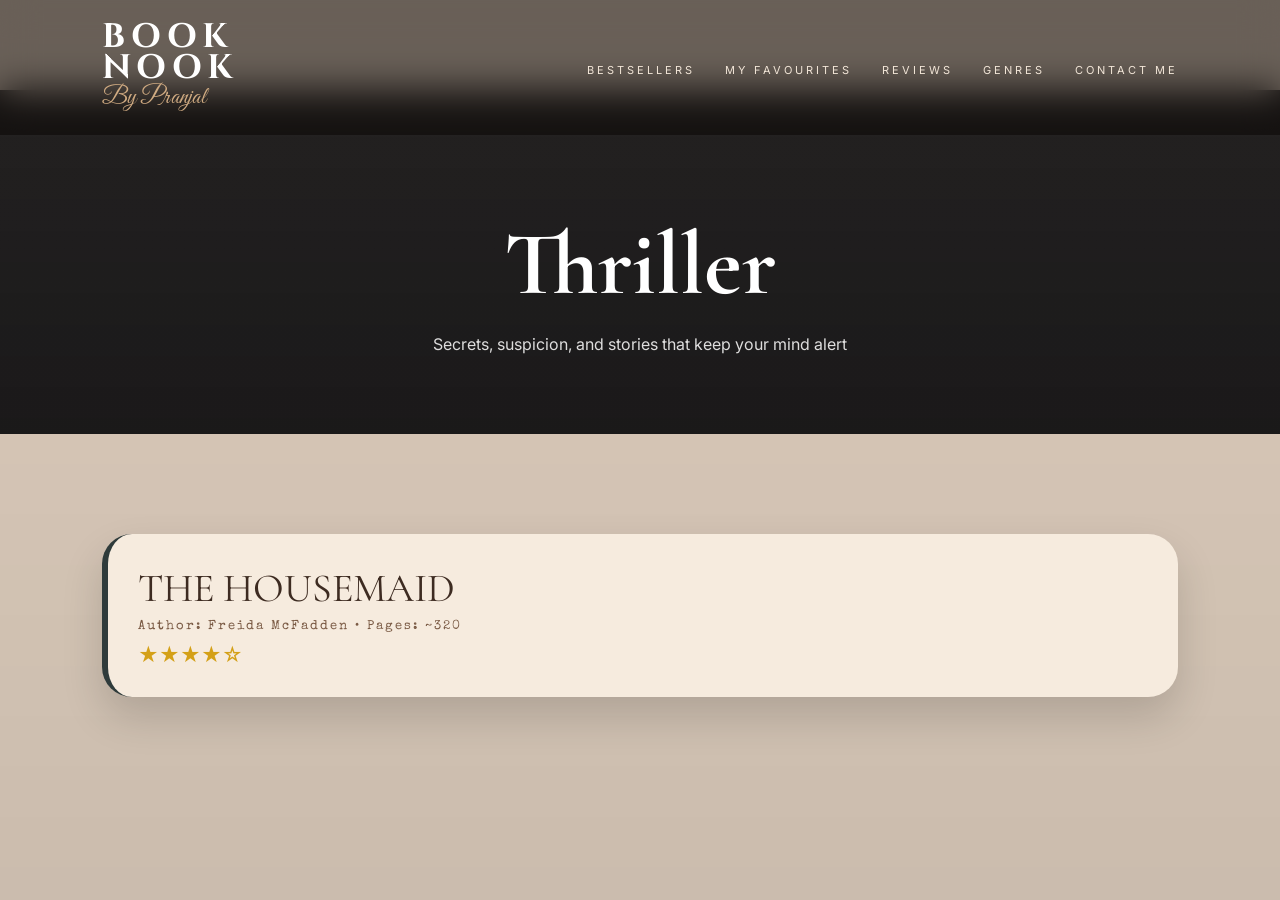
<file: thriller.html>
<!DOCTYPE html>
<html lang="en">

<head>
<meta charset="UTF-8">
<meta name="viewport" content="width=device-width, initial-scale=1.0">

<title>Book Nook | Thriller</title>

<link href="https://fonts.googleapis.com/css2?family=Cormorant+Garamond:wght@300;400;500;600;700&family=Cinzel:wght@400;500;600&family=Inter:wght@300;400;500&family=Great+Vibes&family=Special+Elite&display=swap" rel="stylesheet">

<style>

:root{
--bg:#e8d7c6;
--paper:#f6ebde;
--dark:#140c08;
--brown:#3d2b21;
--gold:#b18a5f;
--wine:#5b3938;
--steel:#2f3b3b;
}

*{
margin:0;
padding:0;
box-sizing:border-box;
}

body{
font-family:'Inter',sans-serif;
background:var(--bg);
color:var(--dark);
overflow-x:hidden;
padding-top:90px;
}

/* BACKGROUND */
body::before{
content:"";
position:fixed;
inset:0;
background:
linear-gradient(rgba(0,0,0,0.15),rgba(0,0,0,0.35)),
url("https://images.unsplash.com/photo-1519682577862-22b62b24e493?q=80&w=1800");
background-size:cover;
opacity:.35;
z-index:-1;
}

/* NAVBAR */
nav{
position:fixed;
top:0;
left:0;
width:100%;
padding:22px 8%;
display:flex;
justify-content:space-between;
align-items:center;
background:rgba(12,8,6,.55);
backdrop-filter:blur(18px);
z-index:999;
}

.logo h1{
font-family:'Cinzel';
font-size:34px;
letter-spacing:6px;
color:white;
line-height:.9;
}

.logo p{
font-family:'Great Vibes';
font-size:24px;
color:#d0ab82;
}

nav ul{
display:flex;
gap:30px;
list-style:none;
}

nav a{
text-decoration:none;
font-size:11px;
letter-spacing:3px;
text-transform:uppercase;
color:#f1e5d7;
}

/* HERO */
.hero{
padding:120px 8% 80px;
text-align:center;
background:
linear-gradient(rgba(10,10,12,.88),rgba(10,10,12,.92)),
url("https://images.unsplash.com/photo-1529156069898-49953e39b3ac?q=80&w=2000");
background-size:cover;
background-position:center;
color:white;
}

.hero h1{
font-family:'Cormorant Garamond';
font-size:90px;
}

.hero p{
margin-top:15px;
opacity:.85;
}

/* SECTION */
section{
padding:100px 8%;
}

/* LETTER CARD */
.letter-card{
background:var(--paper);
border-radius:30px;
box-shadow:0 20px 40px rgba(0,0,0,.15);
overflow:hidden;
margin-bottom:40px;
cursor:pointer;
transition:.3s;
}

.letter-card:hover{
transform:translateY(-6px);
}

.letter-header{
padding:30px;
}

.letter-title{
font-family:'Cormorant Garamond';
font-size:40px;
color:var(--brown);
}

.letter-sub{
font-family:'Special Elite';
font-size:13px;
color:#7a5a44;
margin-top:8px;
letter-spacing:2px;
}

.rating{
color:#d4a017;
font-size:20px;
margin-top:10px;
}

.letter-body{
max-height:0;
overflow:hidden;
transition:max-height .6s ease, padding .6s ease;
padding:0 30px;
}

.letter-card.active .letter-body{
max-height:2200px;
padding:20px 30px 40px;
}

.section{
margin-bottom:20px;
line-height:2;
font-size:15px;
}

.divider{
text-align:center;
margin:25px 0;
letter-spacing:3px;
opacity:.5;
}

/* THRILLER ACCENT (slightly darker tone) */
.letter-card{
border-left:6px solid var(--steel);
}

/* RESPONSIVE */
@media(max-width:768px){
.hero h1{font-size:55px;}
.letter-title{font-size:30px;}
}

</style>
</head>

<body>

<!-- NAVBAR -->
<nav>

<div class="logo">
<h1>BOOK<br>NOOK</h1>
<p>By Pranjal</p>
</div>

<ul>
<li><a href="bestsellers.html">Bestsellers</a></li>
<li><a href="index.html#favorites">My Favourites</a></li>
<li><a href="index.html#reviews">Reviews</a></li>
<li><a href="genre.html">Genres</a></li>
<li><a href="index.html#contact">Contact Me</a></li>
</ul>

</nav>

<!-- HERO -->
<div class="hero">
<h1>Thriller</h1>
<p>Secrets, suspicion, and stories that keep your mind alert</p>
</div>

<!-- CONTENT -->
<section>

<div class="letter-card">

<div class="letter-header">
<div class="letter-title">THE HOUSEMAID</div>
<div class="letter-sub">Author: Freida McFadden • Pages: ~320</div>
<div class="rating">★★★★☆</div>
</div>

<div class="letter-body">

<div class="section">
<strong>The Premise</strong><br><br>
Millie is given a fresh start when she becomes a live-in housemaid for the wealthy Winchester family. The job seems perfect at first—beautiful house, steady pay, and a chance to leave her past behind. But the longer she stays, the more she senses that something about the household isn’t right.
</div>

<div class="divider">━━━━━━━━━━━━━━</div>

<div class="section">
<strong>What Makes It Worth Picking Up</strong><br><br>
A fast-paced psychological thriller built on secrets, manipulation, and shifting power dynamics. The short chapters and sharp pacing make it incredibly addictive—you keep reading “just one more chapter” until it’s suddenly 2 AM.
</div>

<div class="divider">━━━━━━━━━━━━━━</div>

<div class="section">
<strong>My Reading Experience</strong><br><br>
This was one of those books where I kept saying “last chapter” and absolutely lying to myself 😭📖<br><br>

Every time I thought I understood what was happening, the story quietly shifted and made me question everything again 🫠<br><br>

It pulls you into its rhythm so quickly that you don’t even notice how fast you’re flying through it.
</div>

<div class="divider">━━━━━━━━━━━━━━</div>

<div class="section">
<strong>Read This If You Enjoy...</strong><br><br>
• 🧠 Psychological thrillers<br>
• 🏠 Domestic suspense<br>
• 🔍 Fast-paced mysteries<br>
• 🎭 Untrustworthy situations<br>
• 📖 Page-turning twists
</div>

<div class="divider">━━━━━━━━━━━━━━</div>

<div class="section">
<strong>Shelf Tags</strong><br><br>
#PsychologicalThriller #DomesticSuspense #FastPaced #PageTurner #Twisty
</div>

<div class="divider">━━━━━━━━━━━━━━</div>

<div class="section">
<strong>One Last Note From the Nook</strong><br><br>
📖 Reader’s Warning: Sleep is optional 😭📚<br><br>

If you think this is a “just one chapter before bed” book… that is a bold assumption 😌<br><br>

It has a way of turning nighttime reading into an accidental all-nighter where you’re suddenly emotionally and mentally invested 🫠<br><br>

By the end, you’ll either be recommending it to everyone—or recovering from the fact that you ignored sleep entirely.
</div>

</div>
</div>

</section>

</body>
</html>
</file>
